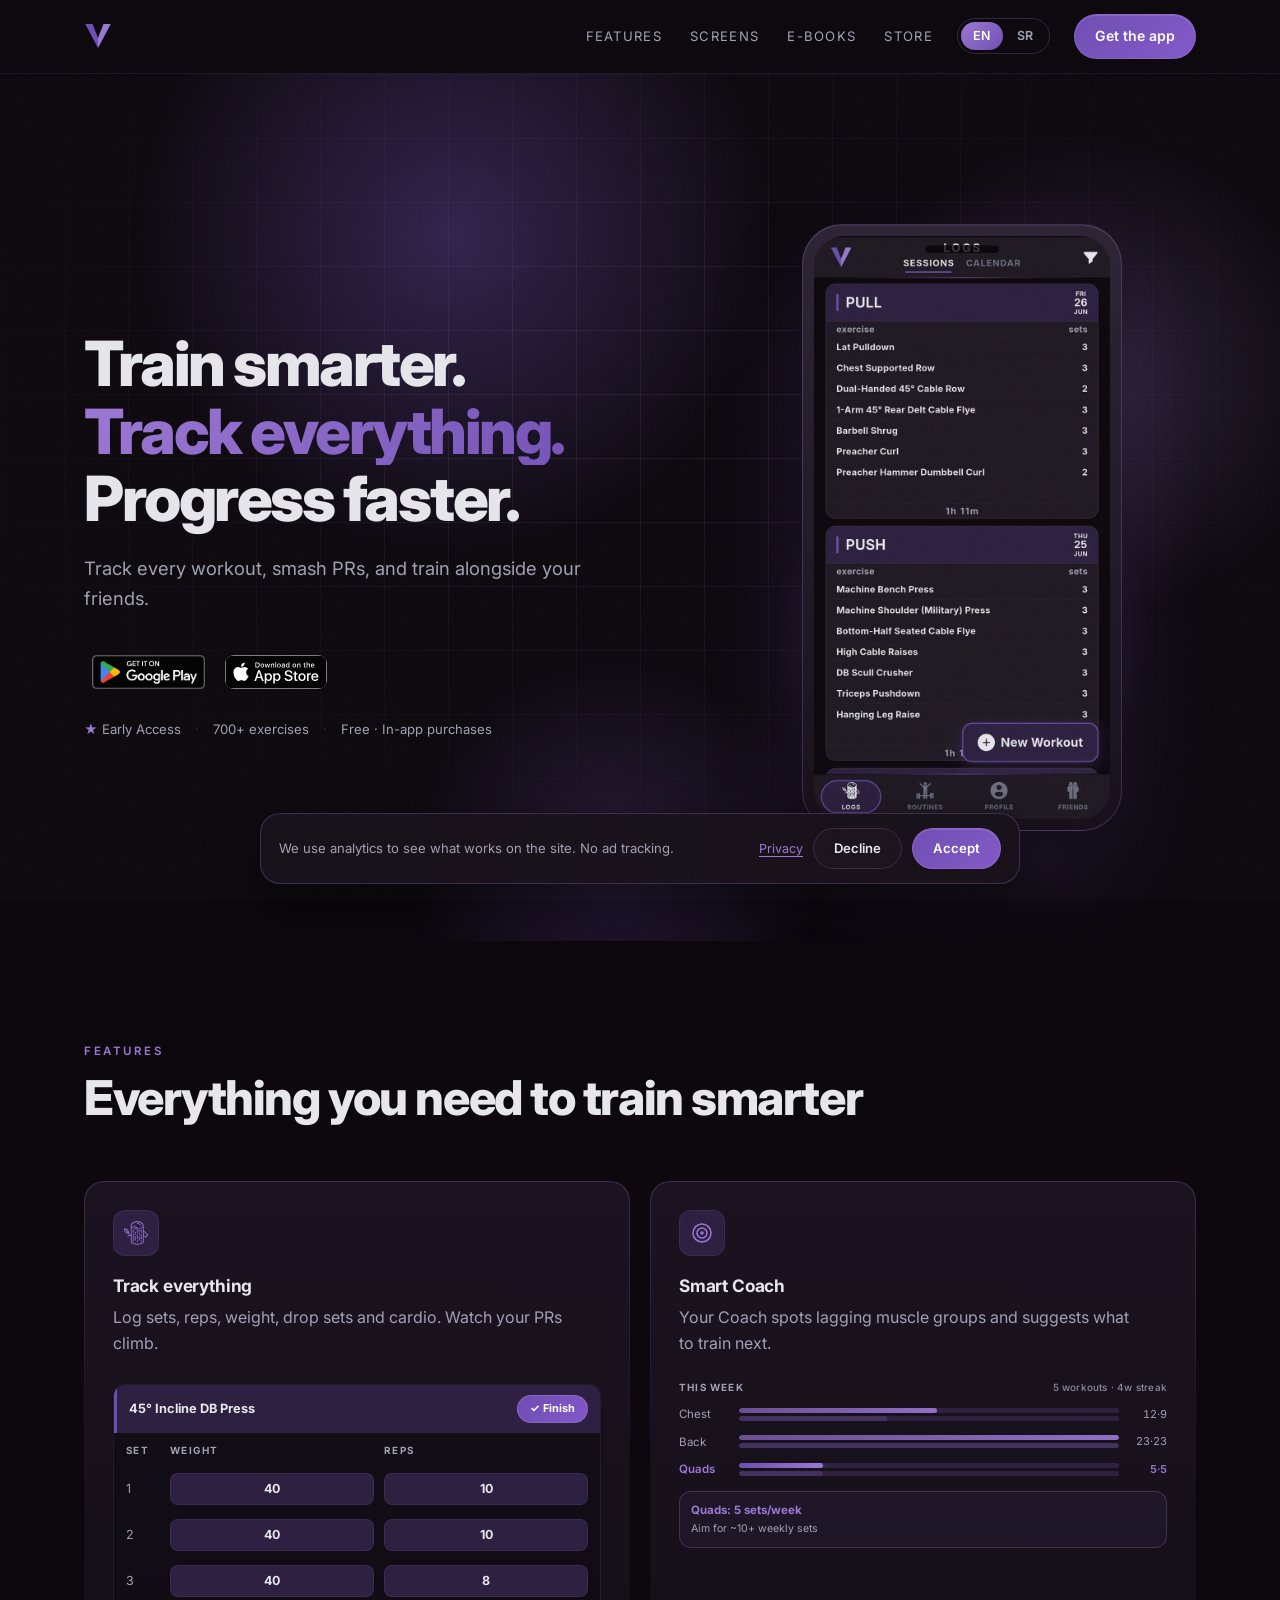
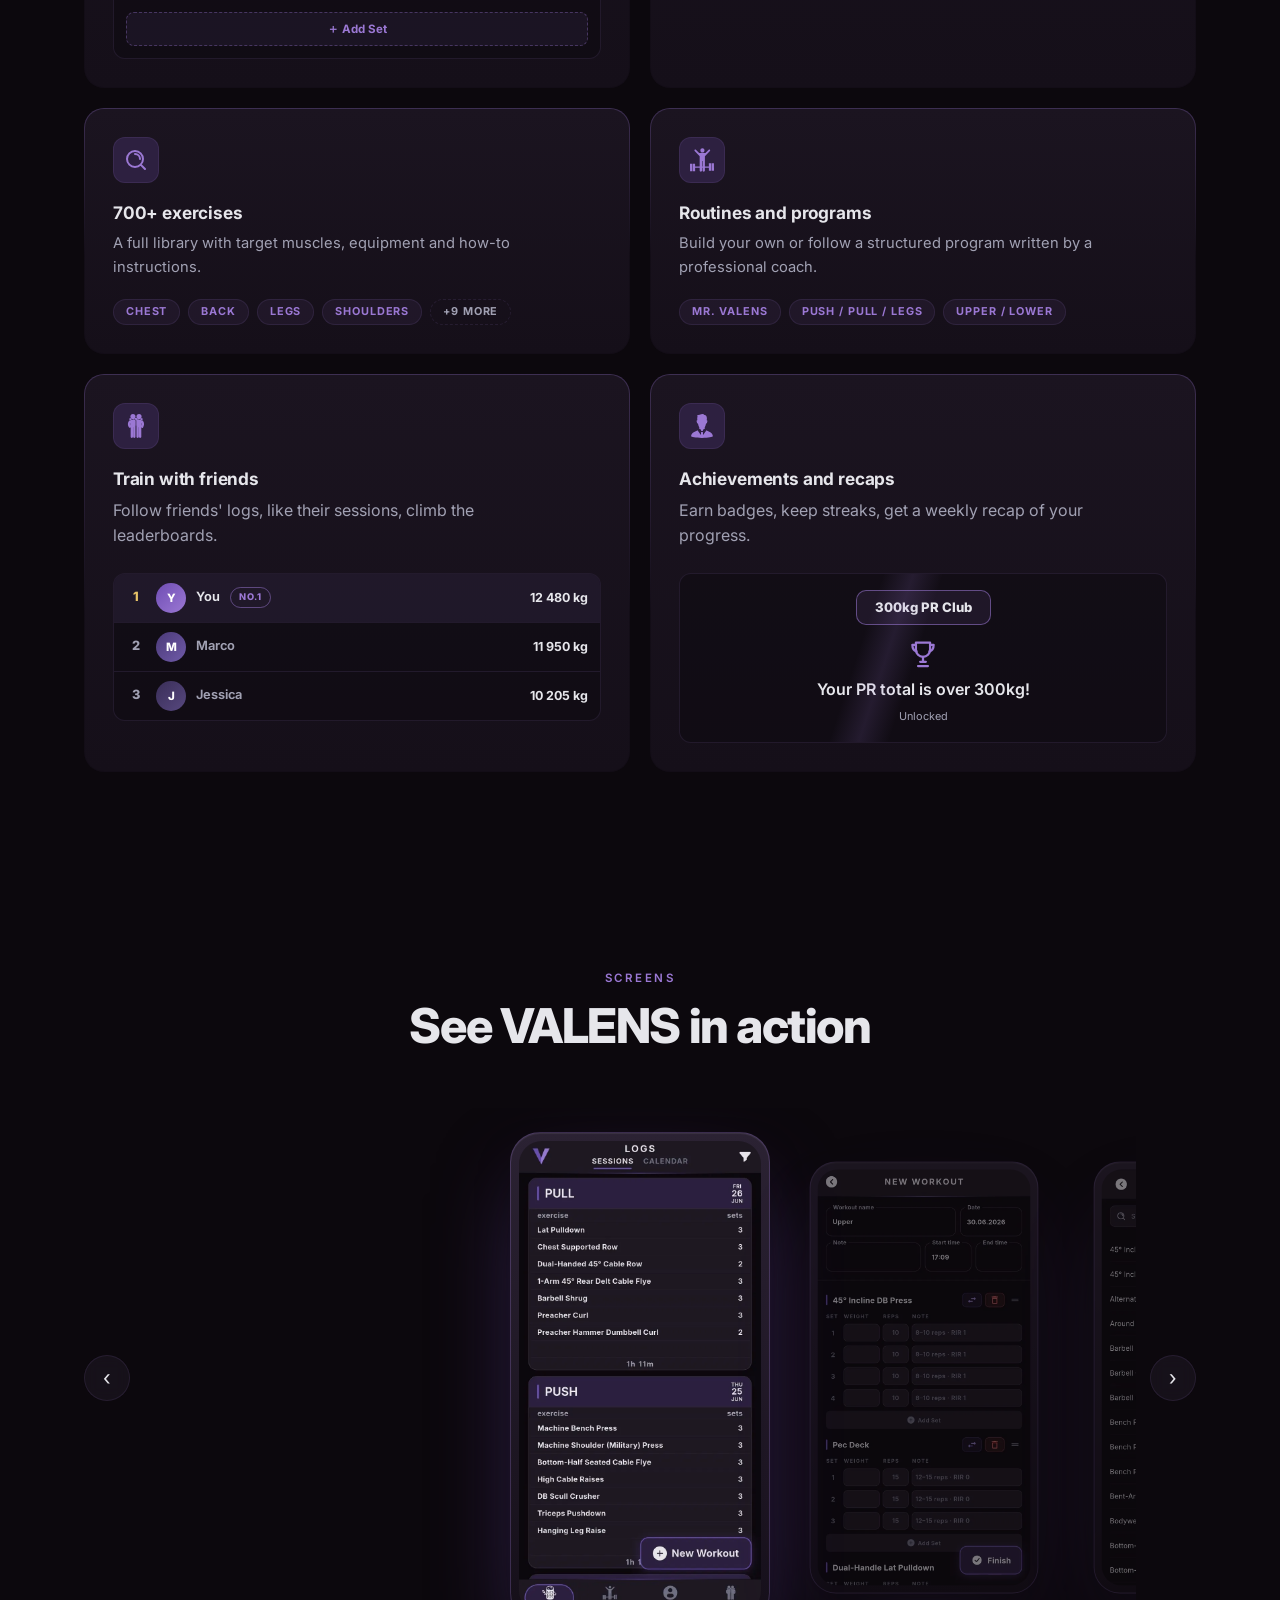
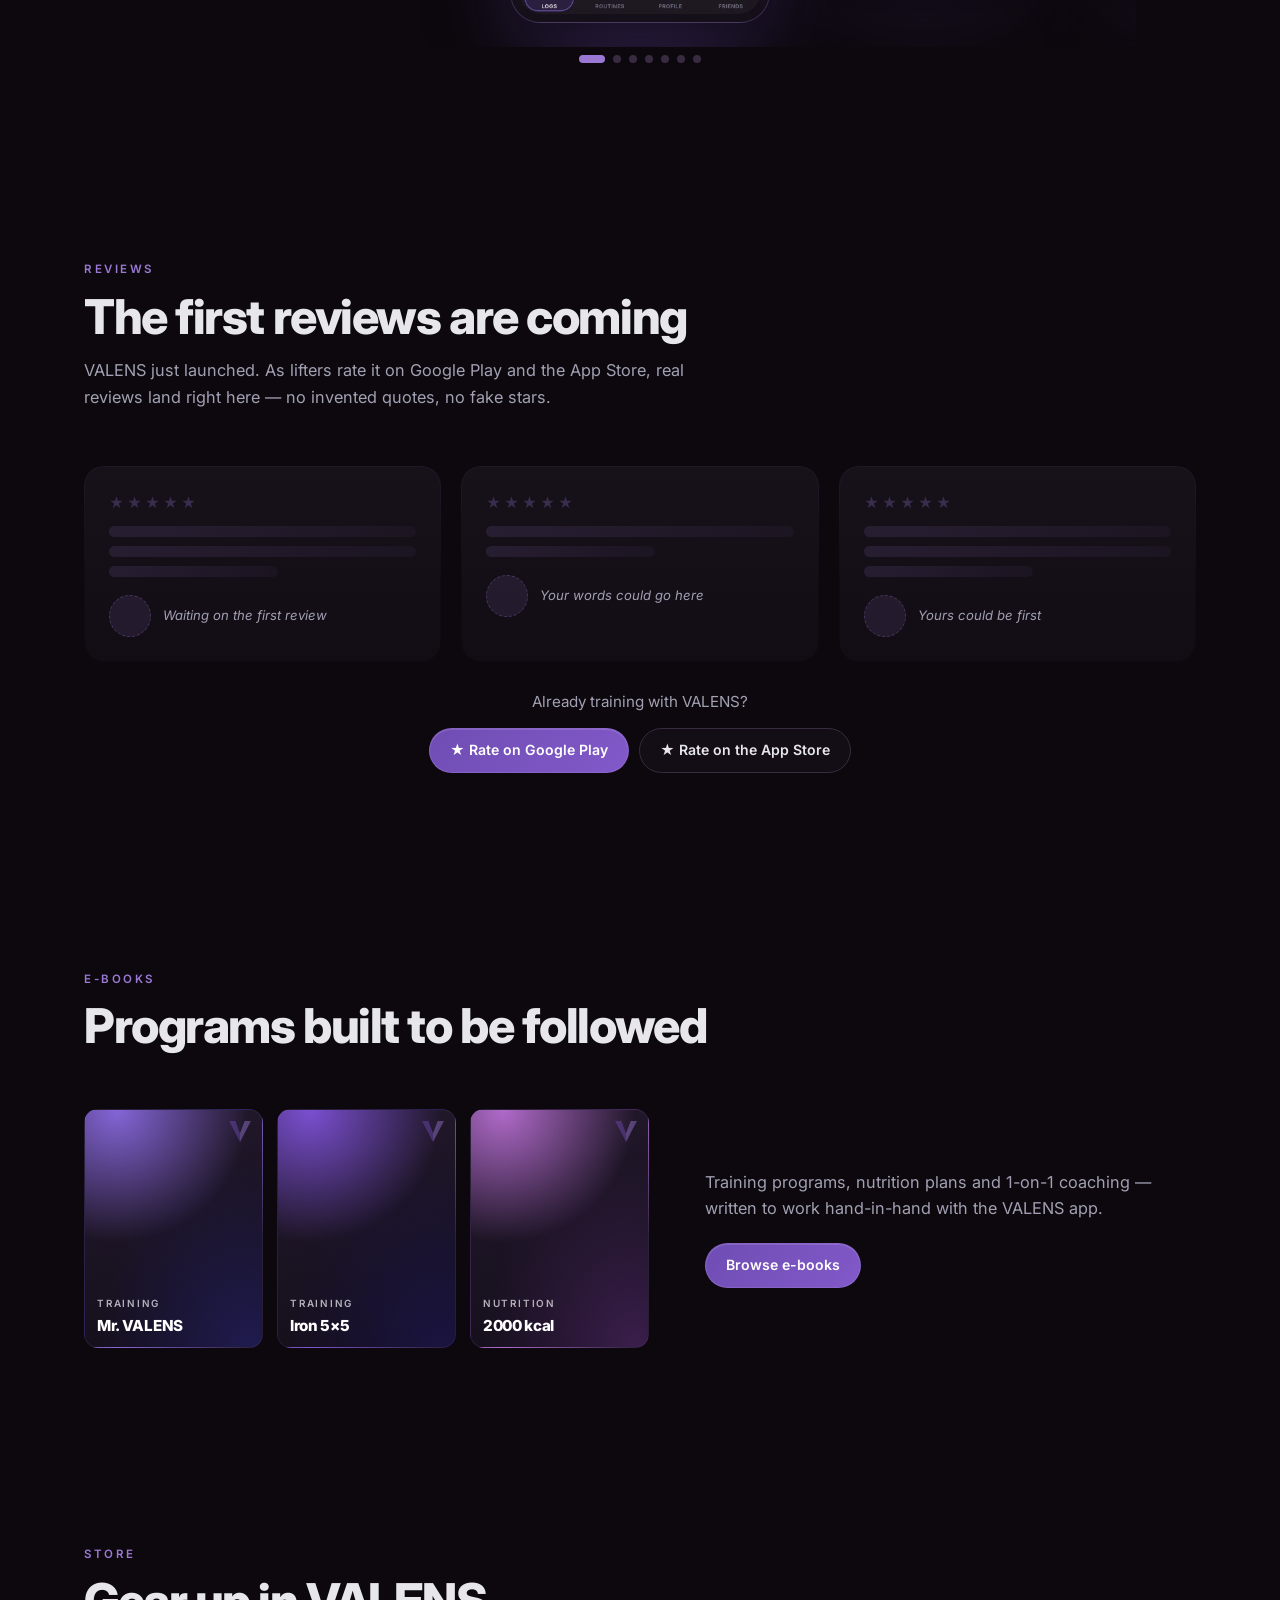
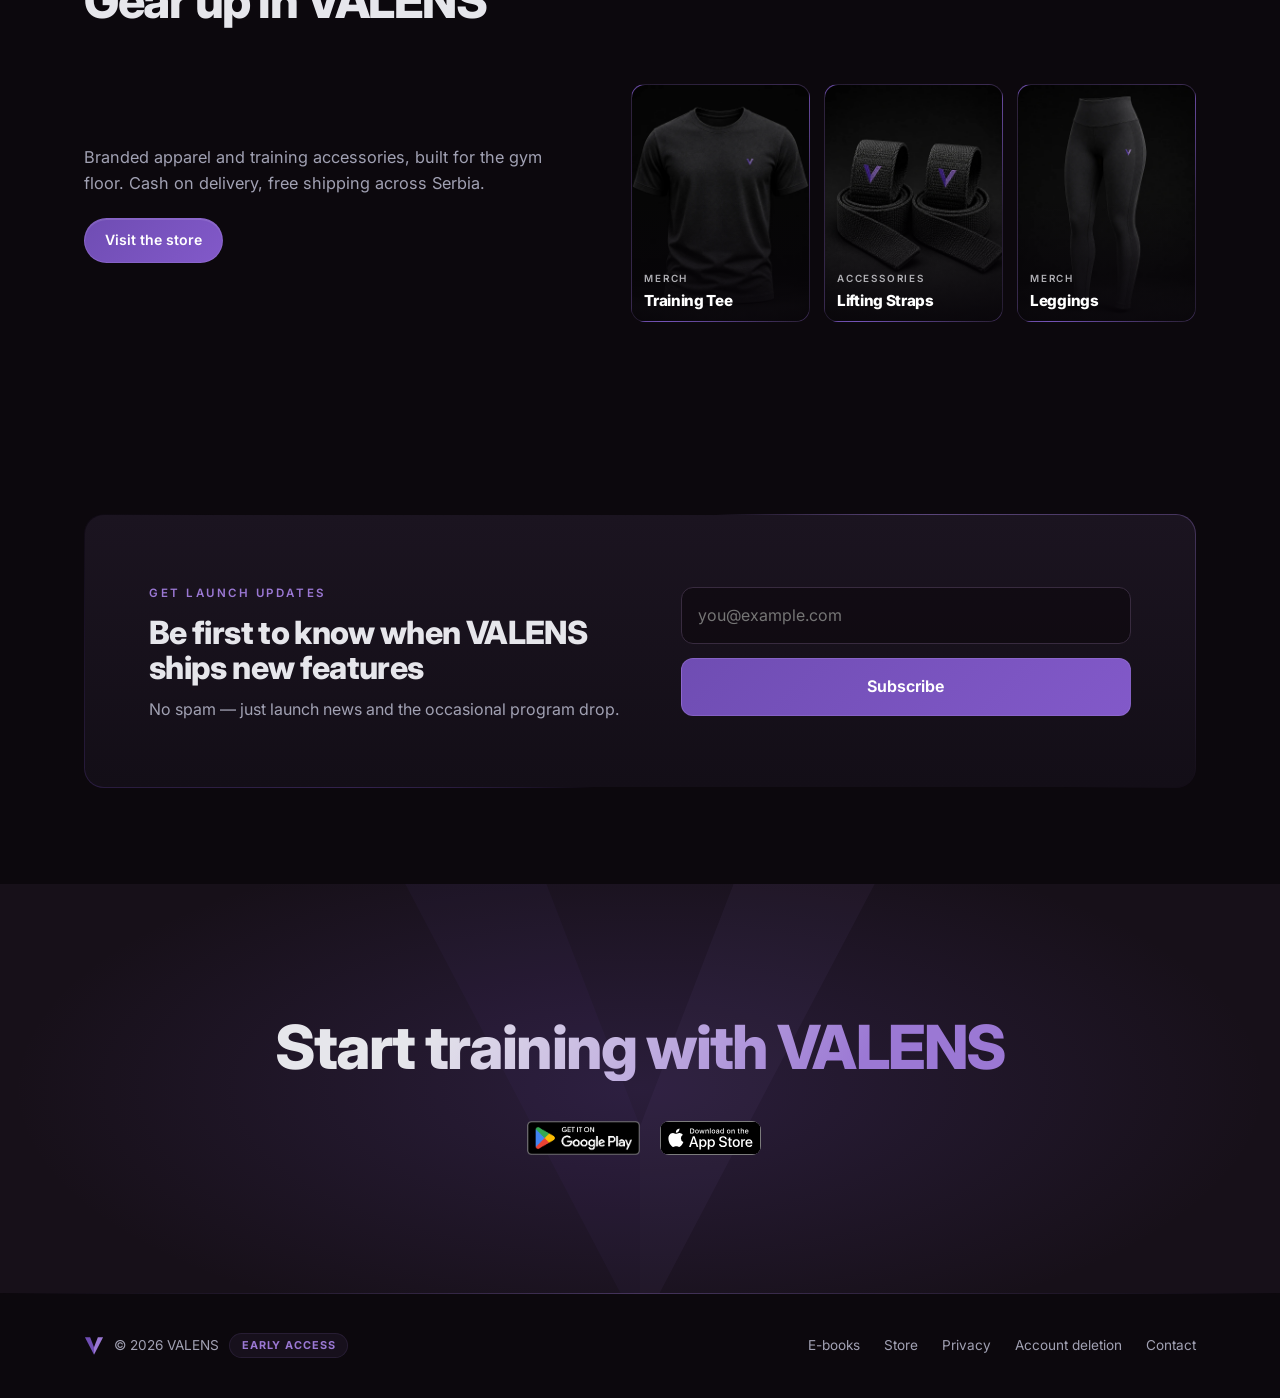
<file: index.html>
<!doctype html>
<html lang="en">
<head>
  <!-- Google tag (GA4) - property G-EP3WKL1GDF.
       consent.js loads first on purpose: it puts the Consent Mode v2 default
       (analytics denied) into the dataLayer before the tag can store anything,
       which is the only moment that default still counts. -->
  <script src="consent.js"></script>
  <script async src="https://www.googletagmanager.com/gtm.js?id=G-EP3WKL1GDF"></script>
  <script>gtag('js', new Date());</script>

  <meta charset="utf-8">
  <meta name="viewport" content="width=device-width, initial-scale=1">
  <title data-i18n="meta.title.home">VALENS — Workout tracker</title>
  <meta name="description" content="Track every workout, smash PRs, and train alongside your friends." data-i18n-attr="content:meta.desc.home">

  <link rel="icon" type="image/svg+xml" href="assets/valens.svg">

  <meta property="og:title" content="VALENS — Workout tracker">
  <meta property="og:description" content="Track every workout, smash PRs, and train alongside your friends.">
  <meta property="og:image" content="https://valens.rs/assets/og-image.jpg">
  <meta property="og:url" content="https://valens.rs/">
  <meta property="og:type" content="website">
  <meta name="twitter:card" content="summary_large_image">
  <meta name="twitter:title" content="VALENS — Workout tracker">
  <meta name="twitter:description" content="Track every workout, smash PRs, and train alongside your friends.">
  <meta name="twitter:image" content="https://valens.rs/assets/og-image.jpg">

  <link rel="stylesheet" href="styles.css">
</head>
<body>
  <a class="visually-hidden" href="#main" data-i18n="a11y.skip">Skip to content</a>

  <header class="nav" data-nav>
    <div class="container nav__inner">
      <a class="nav__brand" href="#top">
        <img src="assets/valens.svg" alt="VALENS" width="28" height="28">
      </a>
      <button class="nav__toggle" type="button" data-nav-toggle aria-expanded="false" aria-controls="nav-menu" aria-label="Menu" data-i18n-attr="aria-label:a11y.menu">
        <span></span><span></span><span></span>
      </button>
      <div class="nav__menu" id="nav-menu" data-nav-menu>
        <nav class="nav__links" aria-label="Primary" data-i18n-attr="aria-label:a11y.nav.primary">
          <a href="#features" data-i18n="nav.features">Features</a>
          <a href="#screens" data-i18n="nav.screens">Screens</a>
          <a href="ebooks.html" data-i18n="nav.ebooks">E-books</a>
          <a href="store.html" data-i18n="nav.store">Store</a>
        </nav>
        <div class="lang-switch" role="group" aria-label="Language" data-i18n-attr="aria-label:a11y.lang">
          <button type="button" data-lang-btn="en" class="is-active" aria-pressed="true">EN</button>
          <button type="button" data-lang-btn="sr" aria-pressed="false">SR</button>
        </div>
        <a class="nav__cta btn-pill" href="#get" data-i18n="nav.cta">Get the app</a>
      </div>
    </div>
  </header>

  <main id="main">
    <section class="hero" id="top">
      <div class="aurora" aria-hidden="true">
        <span class="aurora__blob aurora__blob--1"></span>
        <span class="aurora__blob aurora__blob--2"></span>
        <span class="aurora__blob aurora__blob--3"></span>
      </div>
      <div class="hero__gridlines" aria-hidden="true"></div>
      <div class="container hero__inner">
        <div class="hero__copy">
          <h1 class="hero__title">
            <span class="hero__line intro" style="--d:0.1s" data-i18n="hero.line1">Train smarter.</span>
            <span class="hero__line hero__line--grad intro" style="--d:0.2s" data-i18n="hero.line2">Track everything.</span>
            <span class="hero__line intro" style="--d:0.3s" data-i18n="hero.line3">Progress faster.</span>
          </h1>
          <p class="hero__subtitle intro" style="--d:0.42s" data-i18n="hero.subtitle">Track every workout, smash PRs, and train alongside your friends.</p>
          <div class="app-badges intro" style="--d:0.52s">
            <a href="https://play.google.com/store/apps/details?id=rs.valens.app">
              <img class="play-badge" src="assets/google-play-badge.png" alt="Get it on Google Play">
            </a>
            <a href="https://apps.apple.com/us/app/valens-workout-tracker/id6792130521">
              <img class="app-badge" src="assets/apple-app-store-badge.svg" alt="Download on the App Store">
            </a>
          </div>
          <p class="hero__trust intro" style="--d:0.62s">
            <span><span class="star" aria-hidden="true">★</span> Early Access</span>
            <span class="sep" aria-hidden="true">·</span>
            <span data-i18n="hero.trust.exercises">700+ exercises</span>
            <span class="sep" aria-hidden="true">·</span>
            <span data-i18n="hero.trust.meta">Free · In-app purchases</span>
          </p>
        </div>
        <div class="hero__art intro" style="--d:0.5s">
          <div class="float">
            <div class="phone" data-tilt>
              <div class="phone__notch"></div>
              <img src="assets/Screenshot_20260630_170857.webp"
                   alt="VALENS Logs screen showing PULL and PUSH workout sessions with exercises and set counts"
                   loading="eager" fetchpriority="high" width="298" height="587">
            </div>
          </div>
        </div>
      </div>
    </section>
    <section id="features">
      <div class="container">
        <div class="section-head" data-reveal>
          <p class="eyebrow" data-i18n="feat.eyebrow">Features</p>
          <h2 class="section-title" data-i18n="feat.title">Everything you need to train smarter</h2>
        </div>
        <div class="features__grid" data-reveal-stagger>
          <article class="feature-card feature-card--lg" data-reveal>
            <div class="feature-card__icon-wrap"><img class="feature-card__icon" src="assets/logs_icon.svg" alt="" width="24" height="24"></div>
            <h3 data-i18n="feat.track.title">Track everything</h3>
            <p data-i18n="feat.track.desc">Log sets, reps, weight, drop sets and cardio. Watch your PRs climb.</p>
            <div class="mini-log" aria-hidden="true">
              <div class="mini-log__head"><span>45° Incline DB Press</span><span class="mini-log__finish">✓ Finish</span></div>
              <div class="mini-log__cols"><span>Set</span><span>Weight</span><span>Reps</span></div>
              <div class="mini-log__row"><span>1</span><b>40</b><b>10</b></div>
              <div class="mini-log__row"><span>2</span><b>40</b><b>10</b></div>
              <div class="mini-log__row"><span>3</span><b>40</b><b>8</b></div>
              <div class="mini-log__add">＋ Add Set</div>
            </div>
          </article>
          <article class="feature-card feature-card--lg" data-reveal>
            <div class="feature-card__icon-wrap">
              <svg class="feature-card__icon" viewBox="0 0 24 24" width="24" height="24" fill="none" stroke="currentColor" stroke-width="1.5" aria-hidden="true">
                <circle cx="12" cy="12" r="9"/><circle cx="12" cy="12" r="5"/><circle cx="12" cy="12" r="1" fill="currentColor"/>
              </svg>
            </div>
            <h3 data-i18n="feat.coach.title">Smart Coach</h3>
            <p data-i18n="feat.coach.desc">Your Coach spots lagging muscle groups and suggests what to train next.</p>
            <div class="mini-coach" aria-hidden="true">
              <div class="mini-coach__head">
                <span>This week</span>
                <span class="mini-coach__streak">5 workouts · 4w streak</span>
              </div>
              <div class="mini-coach__row">
                <span class="mini-coach__name">Chest</span>
                <span class="mini-coach__bars">
                  <i class="mini-coach__now" style="--v:52%; --bar-d:0.10s"></i>
                  <i class="mini-coach__prev" style="--v:39%; --bar-d:0.16s"></i>
                </span>
                <span class="mini-coach__sets">12·9</span>
              </div>
              <div class="mini-coach__row">
                <span class="mini-coach__name">Back</span>
                <span class="mini-coach__bars">
                  <i class="mini-coach__now" style="--v:100%; --bar-d:0.24s"></i>
                  <i class="mini-coach__prev" style="--v:100%; --bar-d:0.30s"></i>
                </span>
                <span class="mini-coach__sets">23·23</span>
              </div>
              <div class="mini-coach__row mini-coach__row--low">
                <span class="mini-coach__name">Quads</span>
                <span class="mini-coach__bars">
                  <i class="mini-coach__now" style="--v:22%; --bar-d:0.38s"></i>
                  <i class="mini-coach__prev" style="--v:22%; --bar-d:0.44s"></i>
                </span>
                <span class="mini-coach__sets">5·5</span>
              </div>
              <div class="mini-coach__insight">
                <strong>Quads: 5 sets/week</strong>
                <span>Aim for ~10+ weekly sets</span>
              </div>
            </div>
          </article>
          <article class="feature-card feature-card--half" data-reveal>
            <div class="feature-card__icon-wrap"><img class="feature-card__icon" src="assets/search.svg" alt="" width="24" height="24"></div>
            <h3 data-i18n="feat.library.title">700+ exercises</h3>
            <p data-i18n="feat.library.desc">A full library with target muscles, equipment and how-to instructions.</p>
            <div class="mini-chips" aria-hidden="true">
              <span class="chip">Chest</span><span class="chip">Back</span><span class="chip">Legs</span><span class="chip">Shoulders</span><span class="chip chip--ghost">+9 more</span>
            </div>
          </article>
          <article class="feature-card feature-card--half" data-reveal>
            <div class="feature-card__icon-wrap"><img class="feature-card__icon" src="assets/routines_icon.svg" alt="" width="24" height="24"></div>
            <h3 data-i18n="feat.routines.title">Routines and programs</h3>
            <p data-i18n="feat.routines.desc">Build your own or follow a structured program written by a professional coach.</p>
            <div class="mini-chips" aria-hidden="true">
              <span class="chip">Mr. VALENS</span><span class="chip">Push / Pull / Legs</span><span class="chip">Upper / Lower</span>
            </div>
          </article>
          <article class="feature-card feature-card--lg" data-reveal>
            <div class="feature-card__icon-wrap"><img class="feature-card__icon" src="assets/friends_icon.svg" alt="" width="24" height="24"></div>
            <h3 data-i18n="feat.friends.title">Train with friends</h3>
            <p data-i18n="feat.friends.desc">Follow friends' logs, like their sessions, climb the leaderboards.</p>
            <div class="mini-board" aria-hidden="true">
              <div class="mini-board__row mini-board__row--top">
                <span class="mini-board__rank">1</span><span class="mini-board__ava">Y</span>
                <span class="mini-board__name">You</span><span class="mini-board__chip">NO.1</span><b>12 480 kg</b>
              </div>
              <div class="mini-board__row">
                <span class="mini-board__rank">2</span><span class="mini-board__ava mini-board__ava--b">M</span>
                <span class="mini-board__name">Marco</span><b>11 950 kg</b>
              </div>
              <div class="mini-board__row">
                <span class="mini-board__rank">3</span><span class="mini-board__ava mini-board__ava--c">J</span>
                <span class="mini-board__name">Jessica</span><b>10 205 kg</b>
              </div>
            </div>
          </article>
          <article class="feature-card feature-card--lg" data-reveal>
            <div class="feature-card__icon-wrap"><img class="feature-card__icon" src="assets/badge.svg" alt="" width="24" height="24"></div>
            <h3 data-i18n="feat.achievements.title">Achievements and recaps</h3>
            <p data-i18n="feat.achievements.desc">Earn badges, keep streaks, get a weekly recap of your progress.</p>
            <div class="mini-badge" aria-hidden="true">
              <div class="mini-badge__title">300kg PR Club</div>
              <svg class="mini-badge__icon" viewBox="0 0 24 24" width="34" height="34" fill="none" stroke="currentColor" stroke-width="1.6" stroke-linecap="round" stroke-linejoin="round">
                <path d="M7 4h10v5a5 5 0 0 1-10 0V4Z"/><path d="M7 5.5H4.5a0 0 0 0 0 0 0c0 2.6 1.1 4.2 2.9 4.7M17 5.5h2.5c0 2.6-1.1 4.2-2.9 4.7"/>
                <path d="M12 14v3M8.5 20.5h7M10 17.5h4"/>
              </svg>
              <p class="mini-badge__text">Your PR total is over 300kg!</p>
              <span class="mini-badge__tag">Unlocked</span>
            </div>
          </article>
        </div>
      </div>
    </section>
    <section id="screens">
      <div class="container">
        <div class="section-head" data-reveal>
          <p class="eyebrow" data-i18n="showcase.eyebrow">Screens</p>
          <h2 class="section-title" data-i18n="showcase.title">See VALENS in action</h2>
        </div>
        <div class="showcase" data-reveal>
          <button class="showcase__btn showcase__btn--prev" type="button" data-showcase-prev aria-label="Previous screenshot">‹</button>
          <div class="showcase__viewport">
            <div class="showcase__track" data-showcase-track>
              <div class="showcase__slide"><div class="phone phone--sm"><img loading="lazy" src="assets/Screenshot_20260630_170857.webp" alt="VALENS Logs screen showing PULL and PUSH workout sessions with exercises and set counts"></div></div>
              <div class="showcase__slide"><div class="phone phone--sm"><img loading="lazy" src="assets/Screenshot_20260630_170914.webp" alt="New Workout screen logging sets, reps and weight for an incline dumbbell press"></div></div>
              <div class="showcase__slide"><div class="phone phone--sm"><img loading="lazy" src="assets/Screenshot_20260630_171023.webp" alt="Chest exercise library list with search"></div></div>
              <div class="showcase__slide"><div class="phone phone--sm"><img loading="lazy" src="assets/Screenshot_20260630_171018.webp" alt="Exercise detail screen for Barbell Incline Bench Press showing target muscles"></div></div>
              <div class="showcase__slide"><div class="phone phone--sm"><img loading="lazy" src="assets/Screenshot_20260630_182238.webp" alt="Routines Discover screen featuring the Mr. VALENS premium program"></div></div>
              <div class="showcase__slide"><div class="phone phone--sm"><img loading="lazy" src="assets/Screenshot_20260630_170929.webp" alt="Profile screen with weekly streak, muscle map, PRs and achievements"></div></div>
              <div class="showcase__slide"><div class="phone phone--sm"><img loading="lazy" src="assets/app_screenshot.webp" alt="Global leaderboard ranking lifters by total weight lifted"></div></div>
            </div>
          </div>
          <button class="showcase__btn showcase__btn--next" type="button" data-showcase-next aria-label="Next screenshot">›</button>
        </div>
        <div class="showcase__dots" data-showcase-dots></div>
      </div>
    </section>
    <section id="reviews">
      <div class="container">
        <div class="section-head" data-reveal>
          <p class="eyebrow" data-i18n="reviews.eyebrow">Reviews</p>
          <h2 class="section-title" data-i18n="reviews.title">The first reviews are coming</h2>
          <p class="section-sub" data-i18n="reviews.sub">VALENS just launched. As lifters rate it on Google Play and the App Store, real reviews land right here — no invented quotes, no fake stars.</p>
        </div>
        <div class="reviews__grid" data-reveal-stagger>
          <article class="review review--ghost" data-reveal aria-hidden="true">
            <div class="review__stars review__stars--empty">★★★★★</div>
            <p class="review__quote"><span class="review__line"></span><span class="review__line"></span><span class="review__line review__line--short"></span></p>
            <div class="review__who"><span class="review__avatar review__avatar--empty"></span><span class="review__pending" data-i18n="reviews.pending.1">Waiting on the first review</span></div>
          </article>
          <article class="review review--ghost" data-reveal aria-hidden="true">
            <div class="review__stars review__stars--empty">★★★★★</div>
            <p class="review__quote"><span class="review__line"></span><span class="review__line review__line--short"></span></p>
            <div class="review__who"><span class="review__avatar review__avatar--empty"></span><span class="review__pending" data-i18n="reviews.pending.2">Your words could go here</span></div>
          </article>
          <article class="review review--ghost" data-reveal aria-hidden="true">
            <div class="review__stars review__stars--empty">★★★★★</div>
            <p class="review__quote"><span class="review__line"></span><span class="review__line"></span><span class="review__line review__line--short"></span></p>
            <div class="review__who"><span class="review__avatar review__avatar--empty"></span><span class="review__pending" data-i18n="reviews.pending.3">Yours could be first</span></div>
          </article>
        </div>
        <div class="reviews__cta" data-reveal>
          <p class="reviews__cta-text" data-i18n="reviews.cta.text">Already training with VALENS?</p>
          <div class="reviews__cta-actions">
            <a class="btn-pill" href="https://play.google.com/store/apps/details?id=rs.valens.app" target="_blank" rel="noopener" data-i18n="reviews.cta.play">★ Rate on Google Play</a>
            <a class="btn-ghost" href="https://apps.apple.com/us/app/valens-workout-tracker/id6792130521" target="_blank" rel="noopener" data-i18n="reviews.cta.appstore">★ Rate on the App Store</a>
          </div>
        </div>
      </div>
    </section>
    <section id="ebooks-teaser">
      <div class="container">
        <div class="section-head" data-reveal>
          <p class="eyebrow" data-i18n="teaser.ebooks.eyebrow">E-books</p>
          <h2 class="section-title" data-i18n="teaser.ebooks.title">Programs built to be followed</h2>
        </div>
        <div class="teaser" data-reveal>
          <div class="teaser__tiles" aria-hidden="true">
            <span class="book__cover" style="--a1:#8465D6; --a2:#1F1B4E"><img class="book__mark" src="assets/valens.svg" alt=""><span class="book__cover-cat" data-i18n="cat.training">Training</span><span class="book__cover-title">Mr. VALENS</span></span>
            <span class="book__cover" style="--a1:#7A4FD0; --a2:#1A1440"><img class="book__mark" src="assets/valens.svg" alt=""><span class="book__cover-cat" data-i18n="cat.training">Training</span><span class="book__cover-title">Iron 5×5</span></span>
            <span class="book__cover" style="--a1:#B06AC9; --a2:#3A1E4B"><img class="book__mark" src="assets/valens.svg" alt=""><span class="book__cover-cat" data-i18n="cat.nutrition">Nutrition</span><span class="book__cover-title">2000 kcal</span></span>
          </div>
          <div class="teaser__cta">
            <p class="teaser__text" data-i18n="teaser.ebooks.text">Training programs, nutrition plans and 1-on-1 coaching — written to work hand-in-hand with the VALENS app.</p>
            <a class="btn-pill" href="ebooks.html" data-i18n="teaser.ebooks.cta">Browse e-books</a>
          </div>
        </div>
      </div>
    </section>
    <section id="store-teaser">
      <div class="container">
        <div class="section-head" data-reveal>
          <p class="eyebrow" data-i18n="teaser.store.eyebrow">Store</p>
          <h2 class="section-title" data-i18n="teaser.store.title">Gear up in VALENS</h2>
        </div>
        <div class="teaser teaser--reverse" data-reveal>
          <div class="teaser__tiles" aria-hidden="true">
            <span class="book__cover book__cover--photo"><img class="book__cover-img" src="assets/merch/tee.webp" alt="" loading="lazy" width="400" height="533"><span class="book__cover-cat" data-i18n="cat.merch">Merch</span><span class="book__cover-title">Training Tee</span></span>
            <span class="book__cover book__cover--photo"><img class="book__cover-img" src="assets/merch/straps.webp" alt="" loading="lazy" width="400" height="533"><span class="book__cover-cat" data-i18n="cat.accessories">Accessories</span><span class="book__cover-title">Lifting Straps</span></span>
            <span class="book__cover book__cover--photo"><img class="book__cover-img" src="assets/merch/leggings.webp" alt="" loading="lazy" width="400" height="533"><span class="book__cover-cat" data-i18n="cat.merch">Merch</span><span class="book__cover-title">Leggings</span></span>
          </div>
          <div class="teaser__cta">
            <p class="teaser__text" data-i18n="teaser.store.text">Branded apparel and training accessories, built for the gym floor. Cash on delivery, free shipping across Serbia.</p>
            <a class="btn-pill" href="store.html" data-i18n="teaser.store.cta">Visit the store</a>
          </div>
        </div>
      </div>
    </section>
    <section id="capture">
      <div class="container">
        <div class="capture" data-reveal>
          <div class="capture__inner">
            <div>
              <p class="eyebrow" data-i18n="capture.eyebrow">Get launch updates</p>
              <h2 data-i18n="capture.title">Be first to know when VALENS ships new features</h2>
              <p class="capture__sub" data-i18n="capture.sub">No spam — just launch news and the occasional program drop.</p>
            </div>
            <form class="capture__form" data-capture-form novalidate>
              <label class="visually-hidden" for="capture-email" data-i18n="capture.label">Email address</label>
              <input id="capture-email" type="email" name="email" placeholder="you@example.com" required data-capture-email data-i18n-attr="placeholder:capture.placeholder">
              <div class="visually-hidden" aria-hidden="true">
                <label for="capture-website">Website</label>
                <input id="capture-website" type="text" name="website" tabindex="-1" autocomplete="off" data-capture-honeypot>
              </div>
              <button type="submit" data-capture-submit data-i18n="capture.btn">Subscribe</button>
              <noscript><p class="capture__status">Enable JavaScript to subscribe, or email us at valens.gym.app@gmail.com.</p></noscript>
              <p class="capture__status" data-capture-status role="status" aria-live="polite"></p>
            </form>
          </div>
        </div>
      </div>
    </section>
    <section class="cta-band" id="get">
      <img class="cta-band__mark" src="assets/valens.svg" alt="" aria-hidden="true">
      <div class="container cta-band__inner" data-reveal>
        <h2 class="grad-text" data-i18n="cta.title">Start training with VALENS</h2>
        <div class="app-badges">
          <a href="https://play.google.com/store/apps/details?id=rs.valens.app">
            <img class="play-badge" src="assets/google-play-badge.png" alt="Get it on Google Play">
          </a>
          <a href="https://apps.apple.com/us/app/valens-workout-tracker/id6792130521">
            <img class="app-badge" src="assets/apple-app-store-badge.svg" alt="Download on the App Store">
          </a>
        </div>
      </div>
    </section>
  </main>

  <footer class="footer">
    <div class="container footer__inner">
      <div class="footer__brand">
        <img src="assets/valens.svg" alt="" width="20" height="20">
        <span>© 2026 VALENS</span>
        <span class="chip">Early Access</span>
      </div>
      <ul class="footer__links">
        <li><a href="ebooks.html" data-i18n="nav.ebooks">E-books</a></li>
        <li><a href="store.html" data-i18n="nav.store">Store</a></li>
        <li><a href="https://tomicadev.github.io/valens-legal/privacy-policy.html" data-i18n="footer.privacy">Privacy</a></li>
        <li><a href="https://tomicadev.github.io/valens-legal/account-deletion.html" data-i18n="footer.deletion">Account deletion</a></li>
        <li><a href="mailto:valens.gym.app@gmail.com" data-i18n="footer.contact">Contact</a></li>
      </ul>
    </div>
  </footer>

  <script src="config.js"></script>
  <script src="i18n.js"></script>
  <script src="main.js"></script>
</body>
</html>
</file>
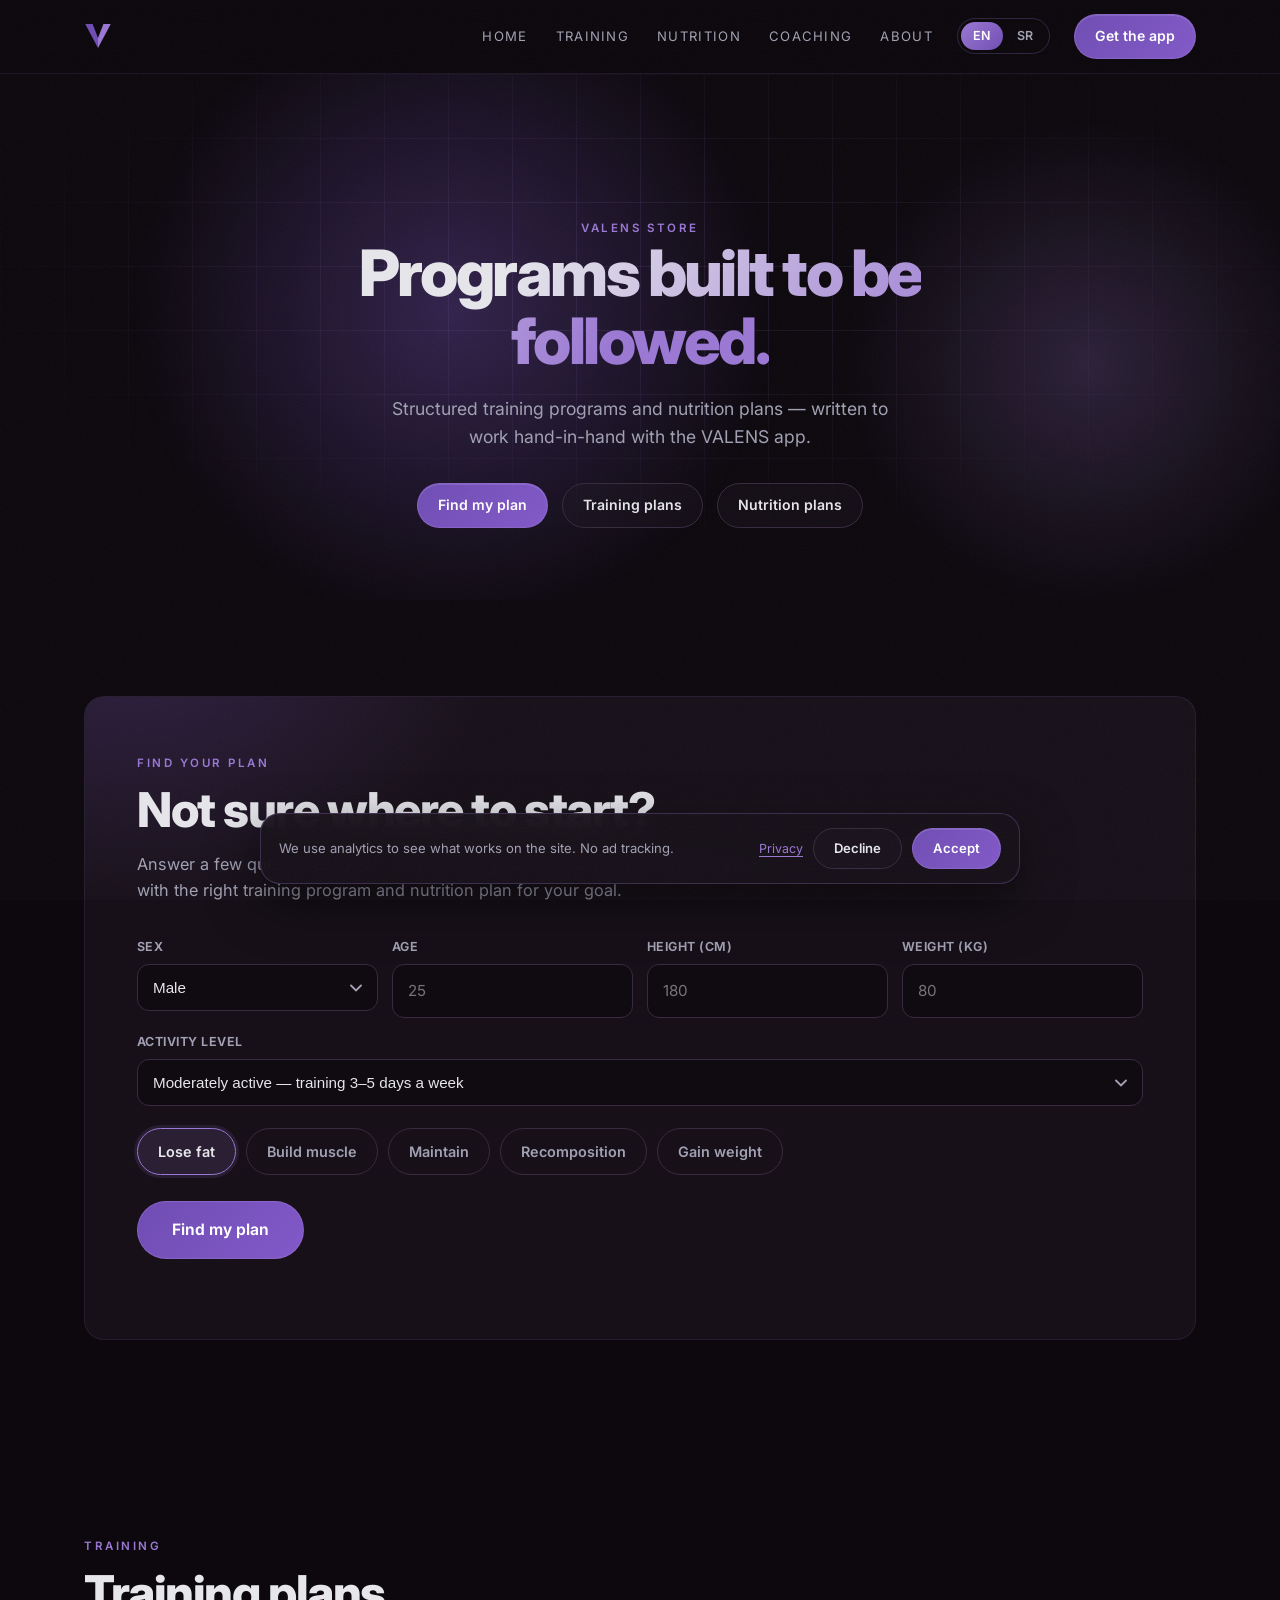
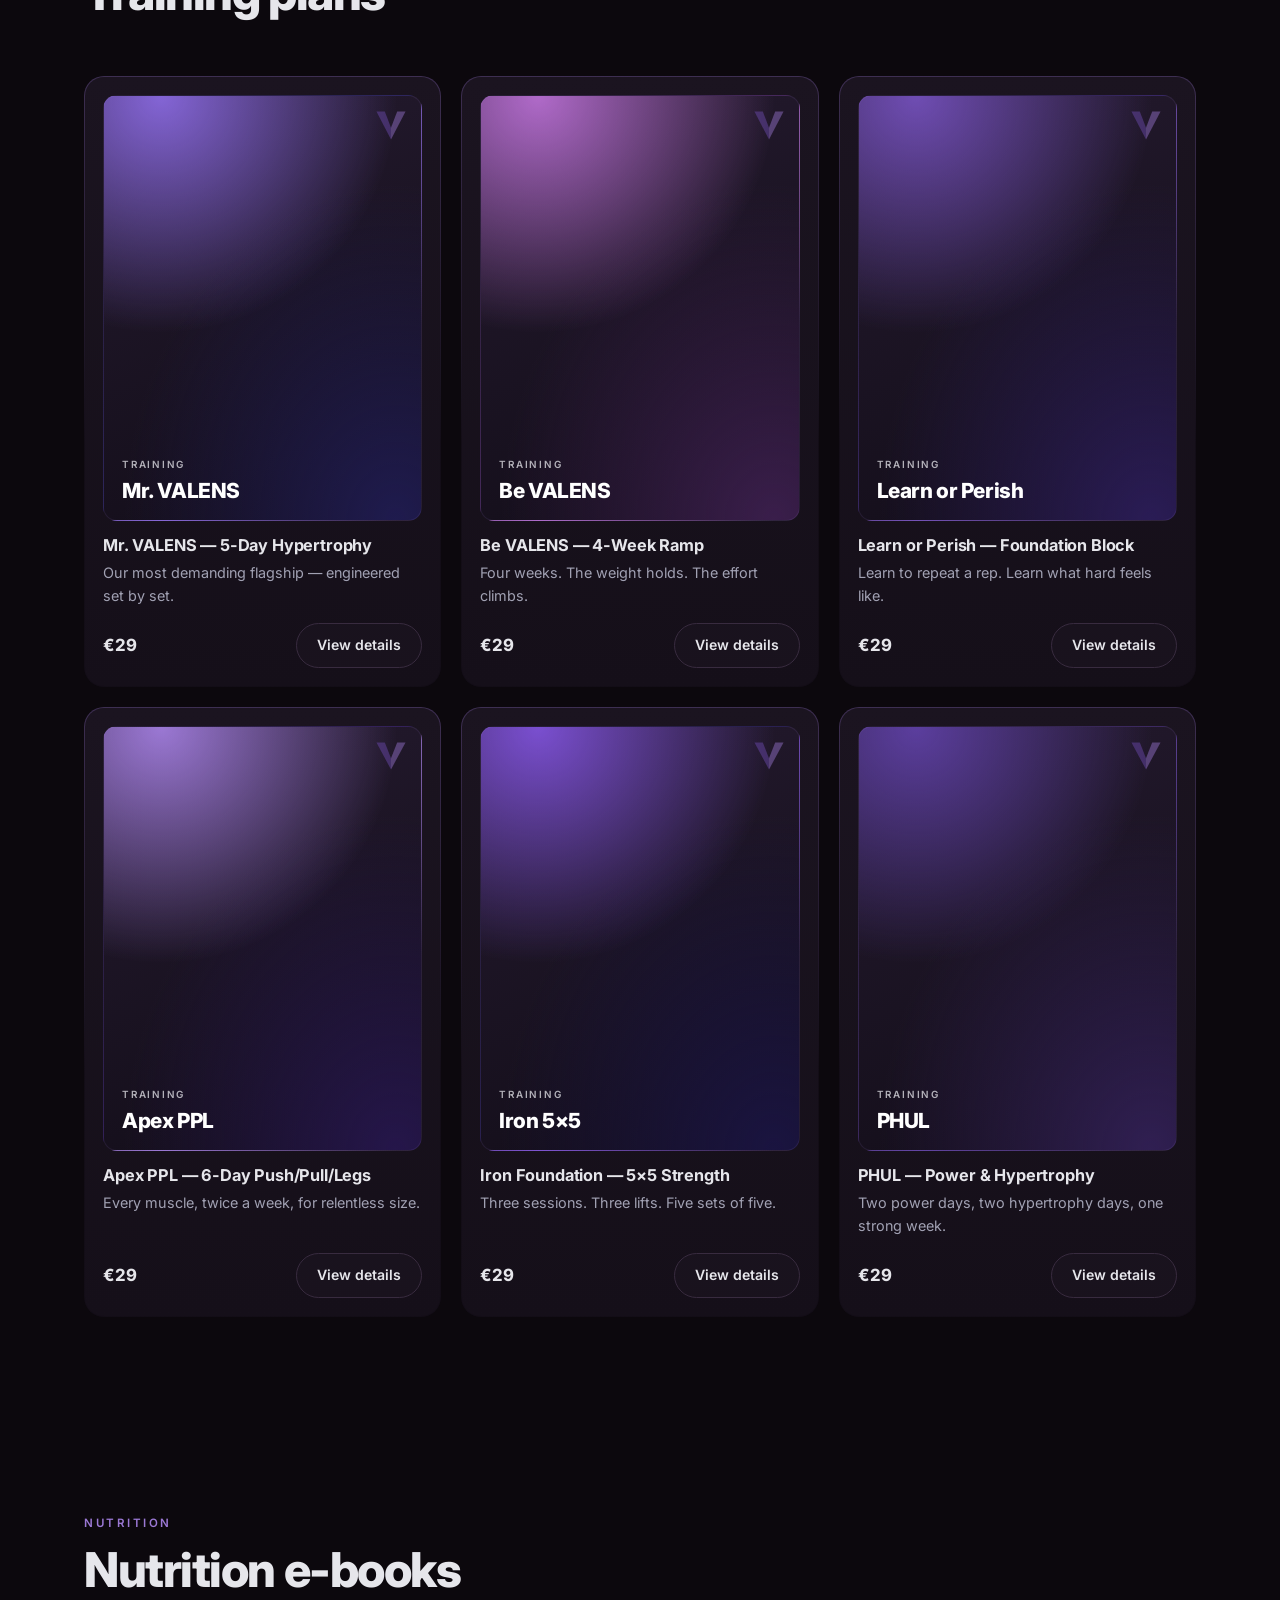
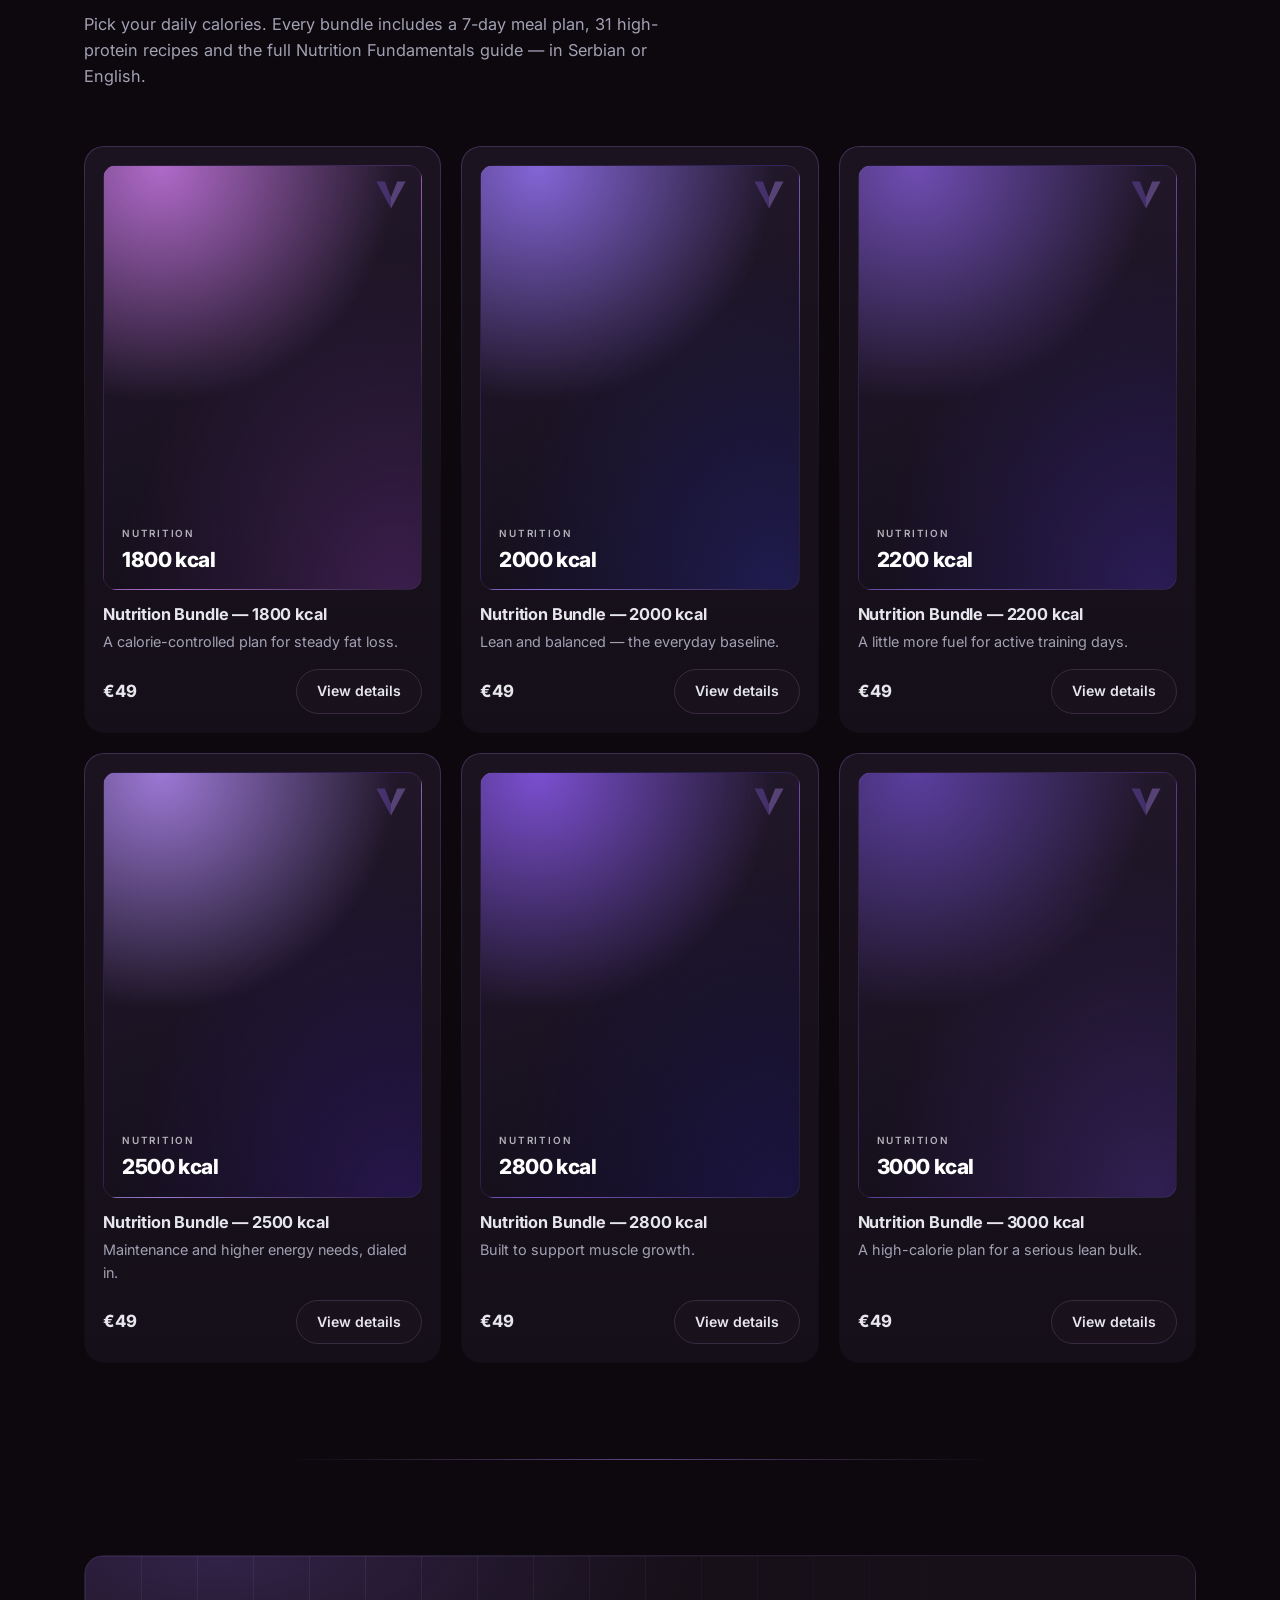
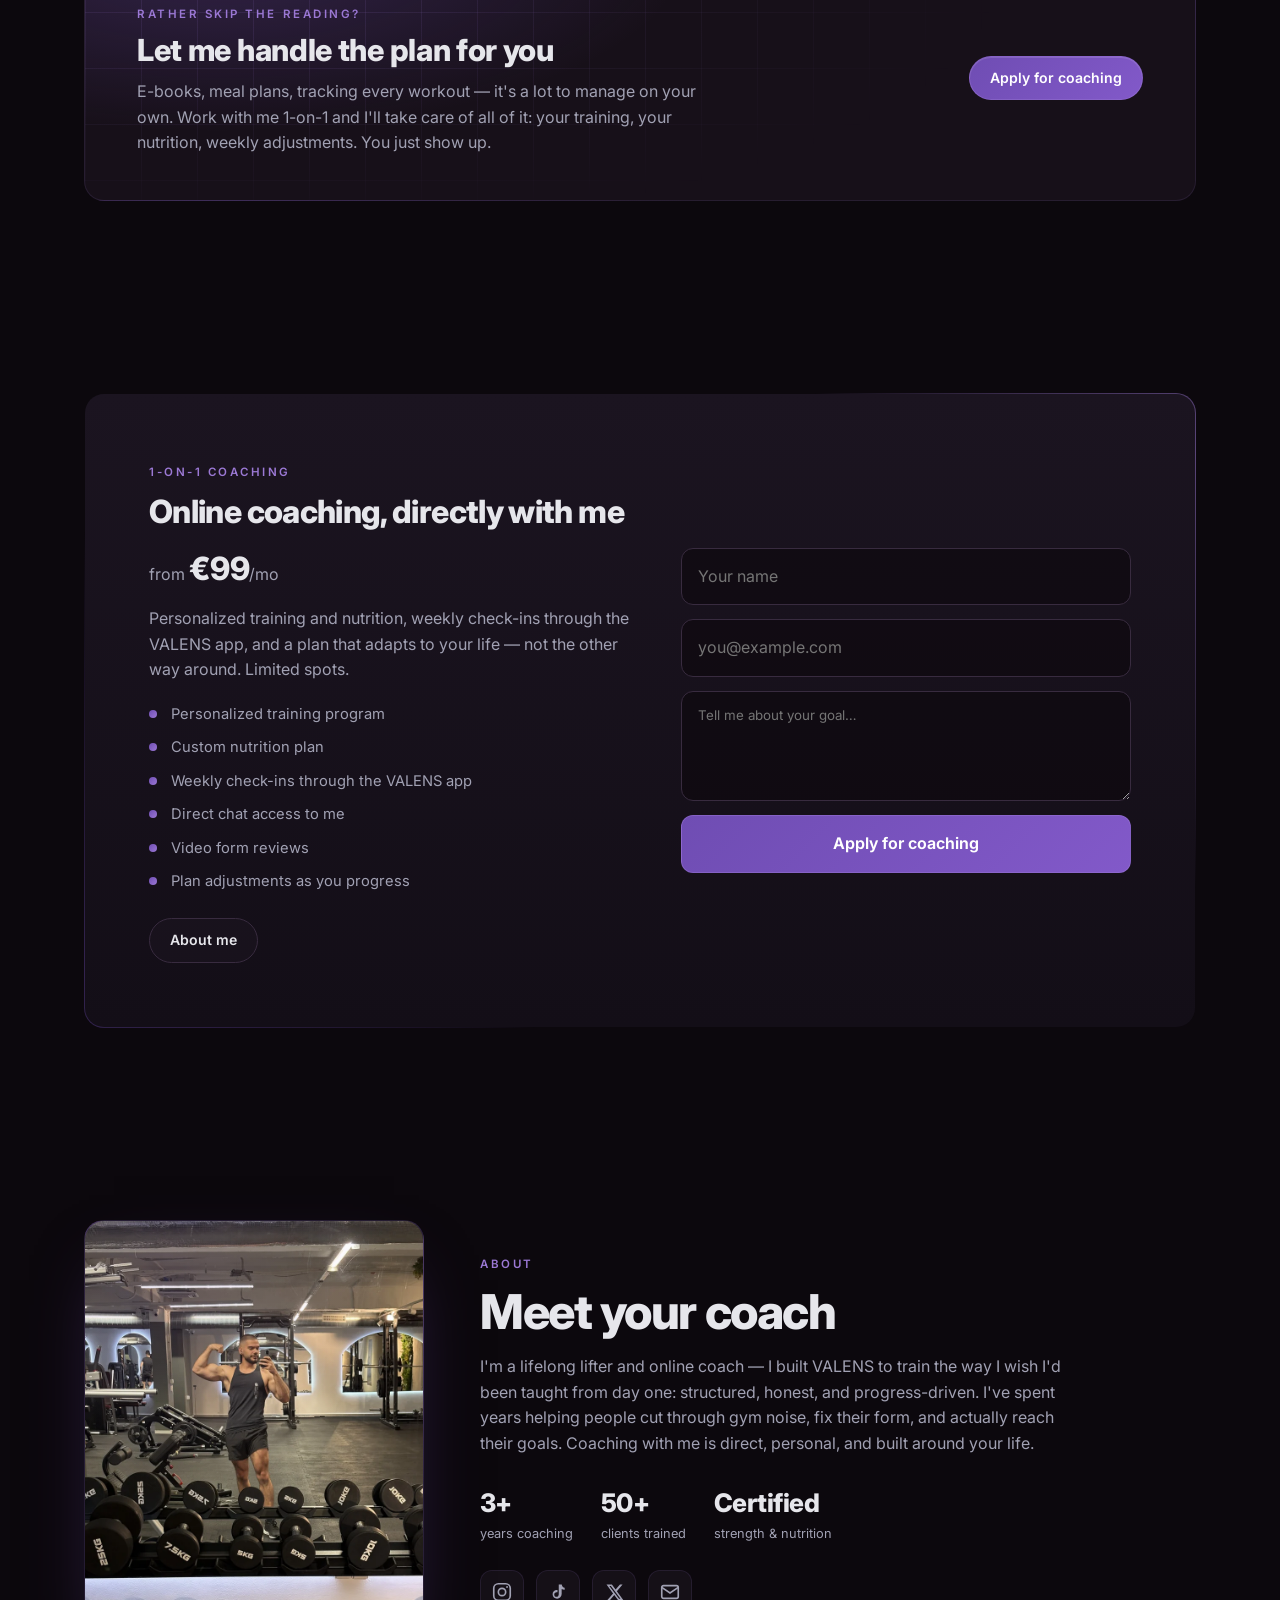
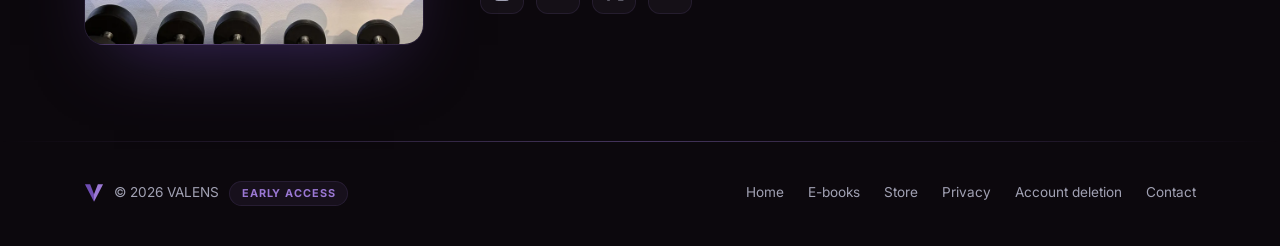
<file: ebooks.html>
<!doctype html>
<html lang="en">
<head>
  <!-- Google tag (GA4) - property G-EP3WKL1GDF.
       consent.js loads first on purpose: it puts the Consent Mode v2 default
       (analytics denied) into the dataLayer before the tag can store anything,
       which is the only moment that default still counts. -->
  <script src="consent.js"></script>
  <script async src="https://www.googletagmanager.com/gtm.js?id=G-EP3WKL1GDF"></script>
  <script>gtag('js', new Date());</script>

  <meta charset="utf-8">
  <meta name="viewport" content="width=device-width, initial-scale=1">
  <title data-i18n="meta.title.ebooks">VALENS E-books — Training &amp; Nutrition Plans</title>
  <meta name="description" content="Training programs and nutrition plans built to be followed — plus 1-on-1 online coaching with the creator of VALENS." data-i18n-attr="content:meta.desc.ebooks">

  <link rel="icon" type="image/svg+xml" href="assets/valens.svg">
  <link rel="canonical" href="https://valens.rs/ebooks.html">

  <meta property="og:title" content="VALENS E-books — Training &amp; Nutrition Plans">
  <meta property="og:description" content="Training programs and nutrition plans built to be followed — plus 1-on-1 online coaching.">
  <meta property="og:image" content="https://valens.rs/assets/og-image.jpg">
  <meta property="og:url" content="https://valens.rs/ebooks.html">
  <meta property="og:type" content="website">
  <meta name="twitter:card" content="summary_large_image">
  <meta name="twitter:title" content="VALENS E-books — Training &amp; Nutrition Plans">
  <meta name="twitter:description" content="Training programs and nutrition plans built to be followed — plus 1-on-1 online coaching.">
  <meta name="twitter:image" content="https://valens.rs/assets/og-image.jpg">

  <link rel="stylesheet" href="styles.css">
</head>
<body>
  <a class="visually-hidden" href="#main" data-i18n="a11y.skip">Skip to content</a>

  <header class="nav" data-nav>
    <div class="container nav__inner">
      <a class="nav__brand" href="index.html">
        <img src="assets/valens.svg" alt="VALENS" width="28" height="28">
      </a>
      <button class="nav__toggle" type="button" data-nav-toggle aria-expanded="false" aria-controls="nav-menu" aria-label="Menu" data-i18n-attr="aria-label:a11y.menu">
        <span></span><span></span><span></span>
      </button>
      <div class="nav__menu" id="nav-menu" data-nav-menu>
        <nav class="nav__links" aria-label="Primary" data-i18n-attr="aria-label:a11y.nav.primary">
          <a href="index.html" data-i18n="nav.home">Home</a>
          <a href="#training" data-i18n="cat.training">Training</a>
          <a href="#nutrition" data-i18n="cat.nutrition">Nutrition</a>
          <a href="#coaching" data-i18n="nav.coaching">Coaching</a>
          <a href="#about" data-i18n="nav.about">About</a>
        </nav>
        <div class="lang-switch" role="group" aria-label="Language" data-i18n-attr="aria-label:a11y.lang">
          <button type="button" data-lang-btn="en" class="is-active" aria-pressed="true">EN</button>
          <button type="button" data-lang-btn="sr" aria-pressed="false">SR</button>
        </div>
        <a class="nav__cta btn-pill" href="index.html#get" data-i18n="nav.cta">Get the app</a>
      </div>
    </div>
  </header>

  <main id="main">
    <section class="store-hero">
      <div class="aurora" aria-hidden="true">
        <span class="aurora__blob aurora__blob--1"></span>
        <span class="aurora__blob aurora__blob--2"></span>
      </div>
      <div class="hero__gridlines" aria-hidden="true"></div>
      <div class="container">
        <p class="eyebrow intro" style="--d:0s" data-i18n="ebooks.hero.eyebrow">VALENS Store</p>
        <h1 class="store-hero__title intro" style="--d:0.12s"><span class="grad-text" data-i18n="ebooks.hero.title">Programs built to be followed.</span></h1>
        <p class="store-hero__sub intro" style="--d:0.24s" data-i18n="ebooks.hero.sub">Structured training programs and nutrition plans — written to work hand-in-hand with the VALENS app.</p>
        <div class="store-hero__actions intro" style="--d:0.36s">
          <a class="btn-pill" href="#calculator" data-i18n="ebooks.hero.cta.plan">Find my plan</a>
          <a class="btn-ghost" href="#training" data-i18n="ebooks.hero.cta.training">Training plans</a>
          <a class="btn-ghost" href="#nutrition" data-i18n="ebooks.hero.cta.nutrition">Nutrition plans</a>
        </div>
      </div>
    </section>

    <section id="calculator">
      <div class="container">
        <div class="calc" data-reveal>
          <div class="calc__head">
            <p class="eyebrow" data-i18n="calc.eyebrow">Find your plan</p>
            <h2 class="section-title" data-i18n="calc.title">Not sure where to start?</h2>
            <p class="section-sub" data-i18n="calc.sub">Answer a few quick questions — I'll calculate your daily calories and match you with the right training program and nutrition plan for your goal.</p>
          </div>

          <form class="calc__form" data-calc-form novalidate>
            <div class="calc__grid">
              <div class="calc__field">
                <label for="calc-sex" data-i18n="calc.label.sex">Sex</label>
                <select id="calc-sex" data-calc-sex>
                  <option value="m" data-i18n="calc.opt.male">Male</option>
                  <option value="f" data-i18n="calc.opt.female">Female</option>
                </select>
              </div>
              <div class="calc__field">
                <label for="calc-age" data-i18n="calc.label.age">Age</label>
                <input id="calc-age" type="number" inputmode="numeric" min="14" max="90" placeholder="25" data-calc-age>
              </div>
              <div class="calc__field">
                <label for="calc-height" data-i18n="calc.label.height">Height (cm)</label>
                <input id="calc-height" type="number" inputmode="numeric" min="120" max="230" placeholder="180" data-calc-height>
              </div>
              <div class="calc__field">
                <label for="calc-weight" data-i18n="calc.label.weight">Weight (kg)</label>
                <input id="calc-weight" type="number" inputmode="numeric" min="35" max="250" placeholder="80" data-calc-weight>
              </div>
              <div class="calc__field calc__field--wide">
                <label for="calc-activity" data-i18n="calc.label.activity">Activity level</label>
                <select id="calc-activity" data-calc-activity>
                  <option value="1.2" data-i18n="calc.act.sedentary">Sedentary — desk job, little or no exercise</option>
                  <option value="1.375" data-i18n="calc.act.light">Lightly active — training 1–3 days a week</option>
                  <option value="1.55" selected data-i18n="calc.act.moderate">Moderately active — training 3–5 days a week</option>
                  <option value="1.725" data-i18n="calc.act.very">Very active — training 6–7 days a week</option>
                  <option value="1.9" data-i18n="calc.act.extreme">Extremely active — physical job + daily training</option>
                </select>
              </div>
            </div>

            <div class="calc__goals" role="radiogroup" aria-label="Your goal" data-i18n-attr="aria-label:calc.goals.aria">
              <button type="button" class="calc__goal is-active" role="radio" aria-checked="true" data-goal="fatloss" data-i18n="calc.goal.fatloss">Lose fat</button>
              <button type="button" class="calc__goal" role="radio" aria-checked="false" data-goal="muscle" data-i18n="calc.goal.muscle">Build muscle</button>
              <button type="button" class="calc__goal" role="radio" aria-checked="false" data-goal="maintain" data-i18n="calc.goal.maintain">Maintain</button>
              <button type="button" class="calc__goal" role="radio" aria-checked="false" data-goal="recomp" data-i18n="calc.goal.recomp">Recomposition</button>
              <button type="button" class="calc__goal" role="radio" aria-checked="false" data-goal="gain" data-i18n="calc.goal.gain">Gain weight</button>
            </div>

            <button type="submit" class="calc__submit" data-calc-submit data-i18n="calc.submit">Find my plan</button>
            <p class="capture__status calc__status" data-calc-status role="status" aria-live="polite"></p>
          </form>

          <div class="calc__loading" data-calc-loading hidden>
            <img class="calc__pulse" src="assets/valens.svg" alt="">
            <p class="calc__loading-msg" data-calc-loading-msg>Analyzing your input…</p>
          </div>

          <div class="calc__results" data-calc-results hidden>
            <div class="calc__stats">
              <div class="calc__stat"><strong data-calc-bmi>—</strong><span>BMI · <em data-calc-bmi-cat></em></span></div>
              <div class="calc__stat"><strong data-calc-tdee>—</strong><span data-i18n="calc.stat.maintenance">Maintenance kcal</span></div>
              <div class="calc__stat"><strong data-calc-target>—</strong><span data-i18n="calc.stat.target">Daily target kcal</span></div>
            </div>
            <p class="calc__note" data-calc-note hidden></p>
            <div class="calc__cards" data-calc-cards></div>
            <p class="calc__disclaimer" data-i18n="calc.disclaimer">Estimates for guidance only — not medical advice.</p>
          </div>

          <div class="calc__confetti" data-calc-confetti aria-hidden="true"></div>
        </div>
      </div>
    </section>

    <section id="training">
      <div class="container">
        <div class="section-head" data-reveal>
          <p class="eyebrow" data-i18n="cat.training">Training</p>
          <h2 class="section-title" data-i18n="ebooks.training.title">Training plans</h2>
        </div>
        <div class="books" data-reveal-stagger>
          <article class="book" data-reveal data-price="€29" data-ls-url="https://valens.lemonsqueezy.com/checkout/buy/8598de8f-f206-49fd-9882-3f3eeab9c80c">
            <button class="book__open" type="button" data-book-open aria-haspopup="dialog">
              <span class="book__cover" style="--a1:#8465D6; --a2:#1F1B4E">
                <img class="book__mark" src="assets/valens.svg" alt="">
                <span class="book__cover-cat" data-i18n="cat.training">Training</span>
                <span class="book__cover-title">Mr. VALENS</span>
              </span>
            </button>
            <div>
              <h3 class="book__title" data-i18n="books.mrv.title">Mr. VALENS — 5-Day Hypertrophy</h3>
              <p class="book__desc" data-i18n="books.mrv.desc">Our most demanding flagship — engineered set by set.</p>
            </div>
            <div class="book__meta">
              <span class="book__price">€29</span>
              <button class="btn-ghost" type="button" data-book-open aria-haspopup="dialog" data-i18n="book.details">View details</button>
            </div>
            <div class="book__extra" hidden>
              <p data-i18n="books.mrv.extra.p">A 5-day Upper/Lower/Push/Pull/Legs hypertrophy program refined over countless sessions. Every exercise is hand-picked for its stimulus-to-fatigue ratio, every set carries a rep target and an RIR cue, and the movement selection leans on cables and machines for constant tension and joint-friendly volume.</p>
              <ul>
                <li data-i18n="books.mrv.extra.li1">5-day Upper/Lower/Push/Pull/Legs split</li>
                <li data-i18n="books.mrv.extra.li2">32 exercises, ~108 challenging sets per week</li>
                <li data-i18n="books.mrv.extra.li3">Per-exercise RIR targets for precise effort</li>
                <li data-i18n="books.mrv.extra.li4">Cable- and machine-led for constant tension</li>
                <li data-i18n="books.train.hb">Includes the Training Foundations handbook</li>
                <li data-i18n="books.train.app">Built to log along in the VALENS app</li>
              </ul>
            </div>
          </article>

          <article class="book" data-reveal data-price="€29" data-ls-url="https://valens.lemonsqueezy.com/checkout/buy/d53f1758-e265-4fd3-8dfd-d693a90d3cff">
            <button class="book__open" type="button" data-book-open aria-haspopup="dialog">
              <span class="book__cover" style="--a1:#B06AC9; --a2:#3A1E4B">
                <img class="book__mark" src="assets/valens.svg" alt="">
                <span class="book__cover-cat" data-i18n="cat.training">Training</span>
                <span class="book__cover-title">Be VALENS</span>
              </span>
            </button>
            <div>
              <h3 class="book__title" data-i18n="books.bev.title">Be VALENS — 4-Week Ramp</h3>
              <p class="book__desc" data-i18n="books.bev.desc">Four weeks. The weight holds. The effort climbs.</p>
            </div>
            <div class="book__meta">
              <span class="book__price">€29</span>
              <button class="btn-ghost" type="button" data-book-open aria-haspopup="dialog" data-i18n="book.details">View details</button>
            </div>
            <div class="book__extra" hidden>
              <p data-i18n="books.bev.extra.p">A 4-week ramping hypertrophy block on a 5-day Upper/Lower/Push/Pull/Legs split. The exercises, sets and reps never change — each week the prescribed effort climbs, from reps in the tank to an all-out final week. You bring the weight; the block teaches you to push.</p>
              <ul>
                <li data-i18n="books.bev.extra.li1">5-day Upper/Lower/Push/Pull/Legs split</li>
                <li data-i18n="books.bev.extra.li2">4-week ramping-effort block, then deload</li>
                <li data-i18n="books.bev.extra.li3">26 exercises with weekly RIR waves</li>
                <li data-i18n="books.bev.extra.li4">Fixed lifts — you master the progression</li>
                <li data-i18n="books.train.hb">Includes the Training Foundations handbook</li>
                <li data-i18n="books.train.app">Built to log along in the VALENS app</li>
              </ul>
            </div>
          </article>

          <article class="book" data-reveal data-price="€29" data-ls-url="https://valens.lemonsqueezy.com/checkout/buy/ae1f7983-c44a-44e4-b1e0-9a9beae0c500">
            <button class="book__open" type="button" data-book-open aria-haspopup="dialog">
              <span class="book__cover" style="--a1:#6F4DB3; --a2:#2A1C55">
                <img class="book__mark" src="assets/valens.svg" alt="">
                <span class="book__cover-cat" data-i18n="cat.training">Training</span>
                <span class="book__cover-title">Learn or Perish</span>
              </span>
            </button>
            <div>
              <h3 class="book__title" data-i18n="books.lop.title">Learn or Perish — Foundation Block</h3>
              <p class="book__desc" data-i18n="books.lop.desc">Learn to repeat a rep. Learn what hard feels like.</p>
            </div>
            <div class="book__meta">
              <span class="book__price">€29</span>
              <button class="btn-ghost" type="button" data-book-open aria-haspopup="dialog" data-i18n="book.details">View details</button>
            </div>
            <div class="book__extra" hidden>
              <p data-i18n="books.lop.extra.p">A 4-week foundation block on a 5-day split. It grooves technique on the main lifts and builds work capacity before intensity rises, week by week. Each set prescribes reps and an RIR cue so you learn to gauge real effort — the honest place to start a serious training journey.</p>
              <ul>
                <li data-i18n="books.lop.extra.li1">5-day split, technique-first</li>
                <li data-i18n="books.lop.extra.li2">4-week foundation block, then deload</li>
                <li data-i18n="books.lop.extra.li3">26 exercises with RIR-based effort cues</li>
                <li data-i18n="books.lop.extra.li4">Builds work capacity before intensity rises</li>
                <li data-i18n="books.train.hb">Includes the Training Foundations handbook</li>
                <li data-i18n="books.train.app">Built to log along in the VALENS app</li>
              </ul>
            </div>
          </article>

          <article class="book" data-reveal data-price="€29" data-ls-url="https://valens.lemonsqueezy.com/checkout/buy/05e5a3f0-f1c1-42fc-8594-8bfdc23622ad">
            <button class="book__open" type="button" data-book-open aria-haspopup="dialog">
              <span class="book__cover" style="--a1:#9B78D4; --a2:#25164A">
                <img class="book__mark" src="assets/valens.svg" alt="">
                <span class="book__cover-cat" data-i18n="cat.training">Training</span>
                <span class="book__cover-title">Apex PPL</span>
              </span>
            </button>
            <div>
              <h3 class="book__title" data-i18n="books.apex.title">Apex PPL — 6-Day Push/Pull/Legs</h3>
              <p class="book__desc" data-i18n="books.apex.desc">Every muscle, twice a week, for relentless size.</p>
            </div>
            <div class="book__meta">
              <span class="book__price">€29</span>
              <button class="btn-ghost" type="button" data-book-open aria-haspopup="dialog" data-i18n="book.details">View details</button>
            </div>
            <div class="book__extra" hidden>
              <p data-i18n="books.apex.extra.p">A 6-day push/pull/legs split for steady size and strength. Every muscle is trained twice a week; the A sessions open heavy, the B sessions open with a different lift and rep range. Every set carries a target rep count and an RIR cue — you bring the working weight, the program guides the effort.</p>
              <ul>
                <li data-i18n="books.apex.extra.li1">6-day Push/Pull/Legs, run twice a week</li>
                <li data-i18n="books.apex.extra.li2">30 exercises, ~112 sets per week</li>
                <li data-i18n="books.apex.extra.li3">A/B sessions vary the lifts and rep ranges</li>
                <li data-i18n="books.apex.extra.li4">Hypertrophy built on a strength base</li>
                <li data-i18n="books.train.hb">Includes the Training Foundations handbook</li>
                <li data-i18n="books.train.app">Built to log along in the VALENS app</li>
              </ul>
            </div>
          </article>

          <article class="book" data-reveal data-price="€29" data-ls-url="https://valens.lemonsqueezy.com/checkout/buy/5a5cc014-d835-4583-b0a0-7eac818e22eb">
            <button class="book__open" type="button" data-book-open aria-haspopup="dialog">
              <span class="book__cover" style="--a1:#7A4FD0; --a2:#1A1440">
                <img class="book__mark" src="assets/valens.svg" alt="">
                <span class="book__cover-cat" data-i18n="cat.training">Training</span>
                <span class="book__cover-title">Iron 5×5</span>
              </span>
            </button>
            <div>
              <h3 class="book__title" data-i18n="books.iron.title">Iron Foundation — 5×5 Strength</h3>
              <p class="book__desc" data-i18n="books.iron.desc">Three sessions. Three lifts. Five sets of five.</p>
            </div>
            <div class="book__meta">
              <span class="book__price">€29</span>
              <button class="btn-ghost" type="button" data-book-open aria-haspopup="dialog" data-i18n="book.details">View details</button>
            </div>
            <div class="book__extra" hidden>
              <p data-i18n="books.iron.extra.p">A 3-day strength block centred on 5×5 work on the squat, bench and deadlift, backed by targeted accessories. Tight RIR targets on the main lifts build raw strength; you add weight as you progress, and the reps and effort are mapped for you.</p>
              <ul>
                <li data-i18n="books.iron.extra.li1">3-day full-body strength block</li>
                <li data-i18n="books.iron.extra.li2">5×5 on squat, bench and deadlift</li>
                <li data-i18n="books.iron.extra.li3">13 focused exercises, tight RIR on the mains</li>
                <li data-i18n="books.iron.extra.li4">Add weight as you progress</li>
                <li data-i18n="books.train.hb">Includes the Training Foundations handbook</li>
                <li data-i18n="books.train.app">Built to log along in the VALENS app</li>
              </ul>
            </div>
          </article>

          <article class="book" data-reveal data-price="€29" data-ls-url="https://valens.lemonsqueezy.com/checkout/buy/f653841d-9f4a-4c9e-b5e1-a1a61581b16c">
            <button class="book__open" type="button" data-book-open aria-haspopup="dialog">
              <span class="book__cover" style="--a1:#5B3E9E; --a2:#301F52">
                <img class="book__mark" src="assets/valens.svg" alt="">
                <span class="book__cover-cat" data-i18n="cat.training">Training</span>
                <span class="book__cover-title">PHUL</span>
              </span>
            </button>
            <div>
              <h3 class="book__title" data-i18n="books.phul.title">PHUL — Power &amp; Hypertrophy</h3>
              <p class="book__desc" data-i18n="books.phul.desc">Two power days, two hypertrophy days, one strong week.</p>
            </div>
            <div class="book__meta">
              <span class="book__price">€29</span>
              <button class="btn-ghost" type="button" data-book-open aria-haspopup="dialog" data-i18n="book.details">View details</button>
            </div>
            <div class="book__extra" hidden>
              <p data-i18n="books.phul.extra.p">A 4-day Power/Hypertrophy Upper-Lower program: two heavier power days to drive strength, two higher-volume hypertrophy days to drive size. Power days run tighter and heavier; hypertrophy days chase the pump. You bring the weight.</p>
              <ul>
                <li data-i18n="books.phul.extra.li1">4-day Upper/Lower, Power + Hypertrophy</li>
                <li data-i18n="books.phul.extra.li2">2 power days plus 2 hypertrophy days</li>
                <li data-i18n="books.phul.extra.li3">21 exercises — strength and size in one week</li>
                <li data-i18n="books.phul.extra.li4">Heavier power work, higher-volume pump work</li>
                <li data-i18n="books.train.hb">Includes the Training Foundations handbook</li>
                <li data-i18n="books.train.app">Built to log along in the VALENS app</li>
              </ul>
            </div>
          </article>
        </div>
      </div>
    </section>

    <section id="nutrition">
      <div class="container">
        <div class="section-head" data-reveal>
          <p class="eyebrow" data-i18n="cat.nutrition">Nutrition</p>
          <h2 class="section-title" data-i18n="ebooks.nutrition.title">Nutrition e-books</h2>
          <p class="section-sub" data-i18n="ebooks.nutrition.sub">Pick your daily calories. Every bundle includes a 7-day meal plan, 31 high-protein recipes and the full Nutrition Fundamentals guide — in Serbian or English.</p>
        </div>
        <div class="books" data-reveal-stagger>
          <article class="book" data-reveal data-price="€49" data-ls-url="https://valens.lemonsqueezy.com/checkout/buy/c466896b-dcc0-4f45-ae9f-efe522fba75b">
            <!-- LS: paste the Lemon Squeezy product URL for the 1800 kcal bundle here -->
            <button class="book__open" type="button" data-book-open aria-haspopup="dialog">
              <span class="book__cover" style="--a1:#B06AC9; --a2:#3A1E4B">
                <img class="book__mark" src="assets/valens.svg" alt="">
                <span class="book__cover-cat" data-i18n="cat.nutrition">Nutrition</span>
                <span class="book__cover-title">1800 kcal</span>
              </span>
            </button>
            <div>
              <h3 class="book__title" data-i18n="books.n1800.title">Nutrition Bundle — 1800 kcal</h3>
              <p class="book__desc" data-i18n="books.n1800.desc">A calorie-controlled plan for steady fat loss.</p>
            </div>
            <div class="book__meta">
              <span class="book__price">€49</span>
              <button class="btn-ghost" type="button" data-book-open aria-haspopup="dialog" data-i18n="book.details">View details</button>
            </div>
            <div class="book__extra" hidden>
              <p data-i18n="books.n1800.extra.p">A complete 1800 kcal nutrition system: a structured 7-day meal plan, 31 high-protein recipes, and the full Nutrition Fundamentals guide. Choose Serbian or English at checkout.</p>
              <ul>
                <li data-i18n="books.n1800.extra.li1">7-day meal plan at 1800 kcal, with meal swaps</li>
                <li data-i18n="books.nutri.recipes">31 high-protein recipes with full macros</li>
                <li data-i18n="books.nutri.fundamentals">Nutrition Fundamentals — 20 chapters</li>
                <li data-i18n="books.nutri.lang">Serbian or English — pick your language at checkout</li>
                <li data-i18n="books.nutri.pdf">Print-ready PDF · instant download</li>
              </ul>
            </div>
          </article>

          <article class="book" data-reveal data-price="€49" data-ls-url="https://valens.lemonsqueezy.com/checkout/buy/aaee631f-27ba-44c0-93dd-9eccad8b6787">
            <!-- LS: paste the Lemon Squeezy product URL for the 2000 kcal bundle here -->
            <button class="book__open" type="button" data-book-open aria-haspopup="dialog">
              <span class="book__cover" style="--a1:#8465D6; --a2:#1F1B4E">
                <img class="book__mark" src="assets/valens.svg" alt="">
                <span class="book__cover-cat" data-i18n="cat.nutrition">Nutrition</span>
                <span class="book__cover-title">2000 kcal</span>
              </span>
            </button>
            <div>
              <h3 class="book__title" data-i18n="books.n2000.title">Nutrition Bundle — 2000 kcal</h3>
              <p class="book__desc" data-i18n="books.n2000.desc">Lean and balanced — the everyday baseline.</p>
            </div>
            <div class="book__meta">
              <span class="book__price">€49</span>
              <button class="btn-ghost" type="button" data-book-open aria-haspopup="dialog" data-i18n="book.details">View details</button>
            </div>
            <div class="book__extra" hidden>
              <p data-i18n="books.n2000.extra.p">A complete 2000 kcal nutrition system: a structured 7-day meal plan, 31 high-protein recipes, and the full Nutrition Fundamentals guide. Choose Serbian or English at checkout.</p>
              <ul>
                <li data-i18n="books.n2000.extra.li1">7-day meal plan at 2000 kcal, with meal swaps</li>
                <li data-i18n="books.nutri.recipes">31 high-protein recipes with full macros</li>
                <li data-i18n="books.nutri.fundamentals">Nutrition Fundamentals — 20 chapters</li>
                <li data-i18n="books.nutri.lang">Serbian or English — pick your language at checkout</li>
                <li data-i18n="books.nutri.pdf">Print-ready PDF · instant download</li>
              </ul>
            </div>
          </article>

          <article class="book" data-reveal data-price="€49" data-ls-url="https://valens.lemonsqueezy.com/checkout/buy/c3221b72-574b-4d1b-89a4-2949e42b715b">
            <!-- LS: paste the Lemon Squeezy product URL for the 2200 kcal bundle here -->
            <button class="book__open" type="button" data-book-open aria-haspopup="dialog">
              <span class="book__cover" style="--a1:#6F4DB3; --a2:#2A1C55">
                <img class="book__mark" src="assets/valens.svg" alt="">
                <span class="book__cover-cat" data-i18n="cat.nutrition">Nutrition</span>
                <span class="book__cover-title">2200 kcal</span>
              </span>
            </button>
            <div>
              <h3 class="book__title" data-i18n="books.n2200.title">Nutrition Bundle — 2200 kcal</h3>
              <p class="book__desc" data-i18n="books.n2200.desc">A little more fuel for active training days.</p>
            </div>
            <div class="book__meta">
              <span class="book__price">€49</span>
              <button class="btn-ghost" type="button" data-book-open aria-haspopup="dialog" data-i18n="book.details">View details</button>
            </div>
            <div class="book__extra" hidden>
              <p data-i18n="books.n2200.extra.p">A complete 2200 kcal nutrition system: a structured 7-day meal plan, 31 high-protein recipes, and the full Nutrition Fundamentals guide. Choose Serbian or English at checkout.</p>
              <ul>
                <li data-i18n="books.n2200.extra.li1">7-day meal plan at 2200 kcal, with meal swaps</li>
                <li data-i18n="books.nutri.recipes">31 high-protein recipes with full macros</li>
                <li data-i18n="books.nutri.fundamentals">Nutrition Fundamentals — 20 chapters</li>
                <li data-i18n="books.nutri.lang">Serbian or English — pick your language at checkout</li>
                <li data-i18n="books.nutri.pdf">Print-ready PDF · instant download</li>
              </ul>
            </div>
          </article>

          <article class="book" data-reveal data-price="€49" data-ls-url="https://valens.lemonsqueezy.com/checkout/buy/b5ca61d7-4110-4b98-9c9f-743aba7d0c71">
            <!-- LS: paste the Lemon Squeezy product URL for the 2500 kcal bundle here -->
            <button class="book__open" type="button" data-book-open aria-haspopup="dialog">
              <span class="book__cover" style="--a1:#9B78D4; --a2:#25164A">
                <img class="book__mark" src="assets/valens.svg" alt="">
                <span class="book__cover-cat" data-i18n="cat.nutrition">Nutrition</span>
                <span class="book__cover-title">2500 kcal</span>
              </span>
            </button>
            <div>
              <h3 class="book__title" data-i18n="books.n2500.title">Nutrition Bundle — 2500 kcal</h3>
              <p class="book__desc" data-i18n="books.n2500.desc">Maintenance and higher energy needs, dialed in.</p>
            </div>
            <div class="book__meta">
              <span class="book__price">€49</span>
              <button class="btn-ghost" type="button" data-book-open aria-haspopup="dialog" data-i18n="book.details">View details</button>
            </div>
            <div class="book__extra" hidden>
              <p data-i18n="books.n2500.extra.p">A complete 2500 kcal nutrition system: a structured 7-day meal plan, 31 high-protein recipes, and the full Nutrition Fundamentals guide. Choose Serbian or English at checkout.</p>
              <ul>
                <li data-i18n="books.n2500.extra.li1">7-day meal plan at 2500 kcal, with meal swaps</li>
                <li data-i18n="books.nutri.recipes">31 high-protein recipes with full macros</li>
                <li data-i18n="books.nutri.fundamentals">Nutrition Fundamentals — 20 chapters</li>
                <li data-i18n="books.nutri.lang">Serbian or English — pick your language at checkout</li>
                <li data-i18n="books.nutri.pdf">Print-ready PDF · instant download</li>
              </ul>
            </div>
          </article>

          <article class="book" data-reveal data-price="€49" data-ls-url="https://valens.lemonsqueezy.com/checkout/buy/8ea521e8-cba4-4a95-8a2b-6c99d4bace26">
            <!-- LS: paste the Lemon Squeezy product URL for the 2800 kcal bundle here -->
            <button class="book__open" type="button" data-book-open aria-haspopup="dialog">
              <span class="book__cover" style="--a1:#7A4FD0; --a2:#1A1440">
                <img class="book__mark" src="assets/valens.svg" alt="">
                <span class="book__cover-cat" data-i18n="cat.nutrition">Nutrition</span>
                <span class="book__cover-title">2800 kcal</span>
              </span>
            </button>
            <div>
              <h3 class="book__title" data-i18n="books.n2800.title">Nutrition Bundle — 2800 kcal</h3>
              <p class="book__desc" data-i18n="books.n2800.desc">Built to support muscle growth.</p>
            </div>
            <div class="book__meta">
              <span class="book__price">€49</span>
              <button class="btn-ghost" type="button" data-book-open aria-haspopup="dialog" data-i18n="book.details">View details</button>
            </div>
            <div class="book__extra" hidden>
              <p data-i18n="books.n2800.extra.p">A complete 2800 kcal nutrition system: a structured 7-day meal plan, 31 high-protein recipes, and the full Nutrition Fundamentals guide. Choose Serbian or English at checkout.</p>
              <ul>
                <li data-i18n="books.n2800.extra.li1">7-day meal plan at 2800 kcal, with meal swaps</li>
                <li data-i18n="books.nutri.recipes">31 high-protein recipes with full macros</li>
                <li data-i18n="books.nutri.fundamentals">Nutrition Fundamentals — 20 chapters</li>
                <li data-i18n="books.nutri.lang">Serbian or English — pick your language at checkout</li>
                <li data-i18n="books.nutri.pdf">Print-ready PDF · instant download</li>
              </ul>
            </div>
          </article>

          <article class="book" data-reveal data-price="€49" data-ls-url="https://valens.lemonsqueezy.com/checkout/buy/f42b9a51-64dd-4f03-847b-2f9af30c94e1">
            <!-- LS: paste the Lemon Squeezy product URL for the 3000 kcal bundle here -->
            <button class="book__open" type="button" data-book-open aria-haspopup="dialog">
              <span class="book__cover" style="--a1:#5B3E9E; --a2:#301F52">
                <img class="book__mark" src="assets/valens.svg" alt="">
                <span class="book__cover-cat" data-i18n="cat.nutrition">Nutrition</span>
                <span class="book__cover-title">3000 kcal</span>
              </span>
            </button>
            <div>
              <h3 class="book__title" data-i18n="books.n3000.title">Nutrition Bundle — 3000 kcal</h3>
              <p class="book__desc" data-i18n="books.n3000.desc">A high-calorie plan for a serious lean bulk.</p>
            </div>
            <div class="book__meta">
              <span class="book__price">€49</span>
              <button class="btn-ghost" type="button" data-book-open aria-haspopup="dialog" data-i18n="book.details">View details</button>
            </div>
            <div class="book__extra" hidden>
              <p data-i18n="books.n3000.extra.p">A complete 3000 kcal nutrition system: a structured 7-day meal plan, 31 high-protein recipes, and the full Nutrition Fundamentals guide. Choose Serbian or English at checkout.</p>
              <ul>
                <li data-i18n="books.n3000.extra.li1">7-day meal plan at 3000 kcal, with meal swaps</li>
                <li data-i18n="books.nutri.recipes">31 high-protein recipes with full macros</li>
                <li data-i18n="books.nutri.fundamentals">Nutrition Fundamentals — 20 chapters</li>
                <li data-i18n="books.nutri.lang">Serbian or English — pick your language at checkout</li>
                <li data-i18n="books.nutri.pdf">Print-ready PDF · instant download</li>
              </ul>
            </div>
          </article>
        </div>
      </div>
    </section>

    <section id="skip-reading">
      <div class="container">
        <div class="cta-coach" data-reveal>
          <div class="cta-coach__body">
            <p class="eyebrow" data-i18n="ebooks.skip.eyebrow">Rather skip the reading?</p>
            <h2 data-i18n="ebooks.skip.title">Let me handle the plan for you</h2>
            <p data-i18n="ebooks.skip.text">E-books, meal plans, tracking every workout — it's a lot to manage on your own. Work with me 1-on-1 and I'll take care of all of it: your training, your nutrition, weekly adjustments. You just show up.</p>
          </div>
          <a class="btn-pill" href="#coaching" data-i18n="ebooks.skip.cta">Apply for coaching</a>
        </div>
      </div>
    </section>

    <section id="coaching">
      <div class="container">
        <div class="capture" data-reveal>
          <div class="capture__inner">
            <div>
              <p class="eyebrow" data-i18n="coach.eyebrow">1-on-1 Coaching</p>
              <h2 data-i18n="coach.title">Online coaching, directly with me</h2>
              <p class="coach__price"><span data-i18n="coach.price.from">from </span><strong>€99</strong><span data-i18n="coach.price.per">/mo</span></p>
              <p class="capture__sub" data-i18n="coach.sub">Personalized training and nutrition, weekly check-ins through the VALENS app, and a plan that adapts to your life — not the other way around. Limited spots.</p>
              <ul class="coach__includes">
                <li data-i18n="coach.inc.1">Personalized training program</li>
                <li data-i18n="coach.inc.2">Custom nutrition plan</li>
                <li data-i18n="coach.inc.3">Weekly check-ins through the VALENS app</li>
                <li data-i18n="coach.inc.4">Direct chat access to me</li>
                <li data-i18n="coach.inc.5">Video form reviews</li>
                <li data-i18n="coach.inc.6">Plan adjustments as you progress</li>
              </ul>
              <a class="btn-ghost" href="#about" data-i18n="coach.about">About me</a>
            </div>
            <form class="capture__form" data-coach-form novalidate>
              <label class="visually-hidden" for="coach-name" data-i18n="coach.label.name">Your name</label>
              <input id="coach-name" type="text" name="name" placeholder="Your name" required data-coach-name data-i18n-attr="placeholder:coach.ph.name">
              <label class="visually-hidden" for="coach-email" data-i18n="coach.label.email">Email address</label>
              <input id="coach-email" type="email" name="email" placeholder="you@example.com" required data-coach-email data-i18n-attr="placeholder:coach.ph.email">
              <label class="visually-hidden" for="coach-message" data-i18n="coach.label.goal">Your goal</label>
              <textarea id="coach-message" name="message" placeholder="Tell me about your goal…" data-coach-message data-i18n-attr="placeholder:coach.ph.message"></textarea>
              <div class="visually-hidden" aria-hidden="true">
                <label for="coach-website">Website</label>
                <input id="coach-website" type="text" name="website" tabindex="-1" autocomplete="off" data-coach-honeypot>
              </div>
              <button type="submit" data-coach-submit data-i18n="coach.submit">Apply for coaching</button>
              <noscript><p class="capture__status">Enable JavaScript to apply, or email us at valens.gym.app@gmail.com.</p></noscript>
              <p class="capture__status" data-coach-status role="status" aria-live="polite"></p>
            </form>
          </div>
        </div>
      </div>
    </section>

    <section id="about">
      <div class="container">
        <div class="about" data-reveal>
          <div class="about__photo">
            <img class="about__photo-img" src="assets/coach.webp" alt="Your coach at the gym" loading="lazy" width="800" height="1000" data-i18n-attr="alt:about.photo.alt">
          </div>
          <div class="about__body">
            <p class="eyebrow" data-i18n="about.eyebrow">About</p>
            <h2 class="section-title" data-i18n="about.title">Meet your coach</h2>
            <p class="about__bio" data-i18n="about.bio">I'm a lifelong lifter and online coach — I built VALENS to train the way I wish I'd been taught from day one: structured, honest, and progress-driven. I've spent years helping people cut through gym noise, fix their form, and actually reach their goals. Coaching with me is direct, personal, and built around your life.</p>
            <div class="about__stats">
              <div class="about__stat"><strong>3+</strong><span data-i18n="about.stat.years">years coaching</span></div>
              <div class="about__stat"><strong>50+</strong><span data-i18n="about.stat.clients">clients trained</span></div>
              <div class="about__stat"><strong data-i18n="about.stat.cert.value">Certified</strong><span data-i18n="about.stat.cert.label">strength &amp; nutrition</span></div>
            </div>
            <div class="about__socials">
              <a class="social__link" href="https://www.instagram.com/matija_velickovic" target="_blank" rel="noopener" aria-label="Instagram">
                <svg viewBox="0 0 24 24" width="22" height="22" fill="none" stroke="currentColor" stroke-width="1.8" aria-hidden="true"><rect x="3" y="3" width="18" height="18" rx="5"/><circle cx="12" cy="12" r="4"/><circle cx="17.5" cy="6.5" r="1" fill="currentColor" stroke="none"/></svg>
              </a>
              <a class="social__link" href="https://www.tiktok.com/@tomicaaaaa" target="_blank" rel="noopener" aria-label="TikTok">
                <svg viewBox="0 0 24 24" width="20" height="20" fill="currentColor" aria-hidden="true"><path d="M16.5 3c.3 2.1 1.6 3.6 3.5 3.9v2.5c-1.3.1-2.5-.3-3.6-1v6c0 3.2-2.4 5.6-5.5 5.6-3 0-5.4-2.3-5.4-5.3 0-3.1 2.6-5.5 5.9-5v2.7c-.4-.1-.8-.2-1.2-.2-1.5 0-2.7 1.2-2.7 2.7 0 1.6 1.1 2.8 2.6 2.8 1.6 0 2.8-1.2 2.8-3.1V3h3.1z"/></svg>
              </a>
              <!-- X profile not live yet — inert icon (no href = not clickable) until there's a real URL -->
              <a class="social__link" aria-label="X (coming soon)" data-i18n-attr="aria-label:social.x.aria">
                <svg viewBox="0 0 24 24" width="19" height="19" fill="currentColor" aria-hidden="true"><path d="M18.9 2h3.3l-7.2 8.3L23.5 22h-6.6l-5.2-6.8L5.8 22H2.5l7.7-8.8L1.9 2h6.8l4.7 6.2L18.9 2zm-1.2 18h1.8L7.4 3.9H5.5L17.7 20z"/></svg>
              </a>
              <a class="social__link" href="mailto:matijavelickovic100@gmail.com" aria-label="Email" data-i18n-attr="aria-label:social.email.aria">
                <svg viewBox="0 0 24 24" width="22" height="22" fill="none" stroke="currentColor" stroke-width="1.8" aria-hidden="true"><rect x="3" y="5" width="18" height="14" rx="2"/><path d="m3 7 9 6 9-6"/></svg>
              </a>
            </div>
          </div>
        </div>
      </div>
    </section>
  </main>

  <footer class="footer">
    <div class="container footer__inner">
      <div class="footer__brand">
        <img src="assets/valens.svg" alt="" width="20" height="20">
        <span>© 2026 VALENS</span>
        <span class="chip">Early Access</span>
      </div>
      <ul class="footer__links">
        <li><a href="index.html" data-i18n="nav.home">Home</a></li>
        <li><a href="ebooks.html" data-i18n="nav.ebooks">E-books</a></li>
        <li><a href="store.html" data-i18n="nav.store">Store</a></li>
        <li><a href="https://tomicadev.github.io/valens-legal/privacy-policy.html" data-i18n="footer.privacy">Privacy</a></li>
        <li><a href="https://tomicadev.github.io/valens-legal/account-deletion.html" data-i18n="footer.deletion">Account deletion</a></li>
        <li><a href="mailto:valens.gym.app@gmail.com" data-i18n="footer.contact">Contact</a></li>
      </ul>
    </div>
  </footer>

  <div class="modal" data-modal hidden>
    <div class="modal__backdrop" data-modal-close></div>
    <div class="modal__panel" role="dialog" aria-modal="true" aria-labelledby="modal-title">
      <button class="modal__close" type="button" data-modal-close aria-label="Close" data-i18n-attr="aria-label:a11y.close">✕</button>
      <div class="modal__grid">
        <div class="modal__cover" data-modal-cover aria-hidden="true"></div>
        <div class="modal__body">
          <h3 id="modal-title" data-modal-title></h3>
          <div class="modal__content" data-modal-content></div>
          <div class="modal__buy">
            <span class="modal__price" data-modal-price></span>
            <span data-modal-action></span>
          </div>
        </div>
      </div>
    </div>
  </div>

  <script src="https://assets.lemonsqueezy.com/lemon.js" defer></script>
  <script src="config.js"></script>
  <script src="i18n.js"></script>
  <script src="main.js"></script>
  <script src="store.js"></script>
  <script src="calc.js"></script>
</body>
</html>
</file>
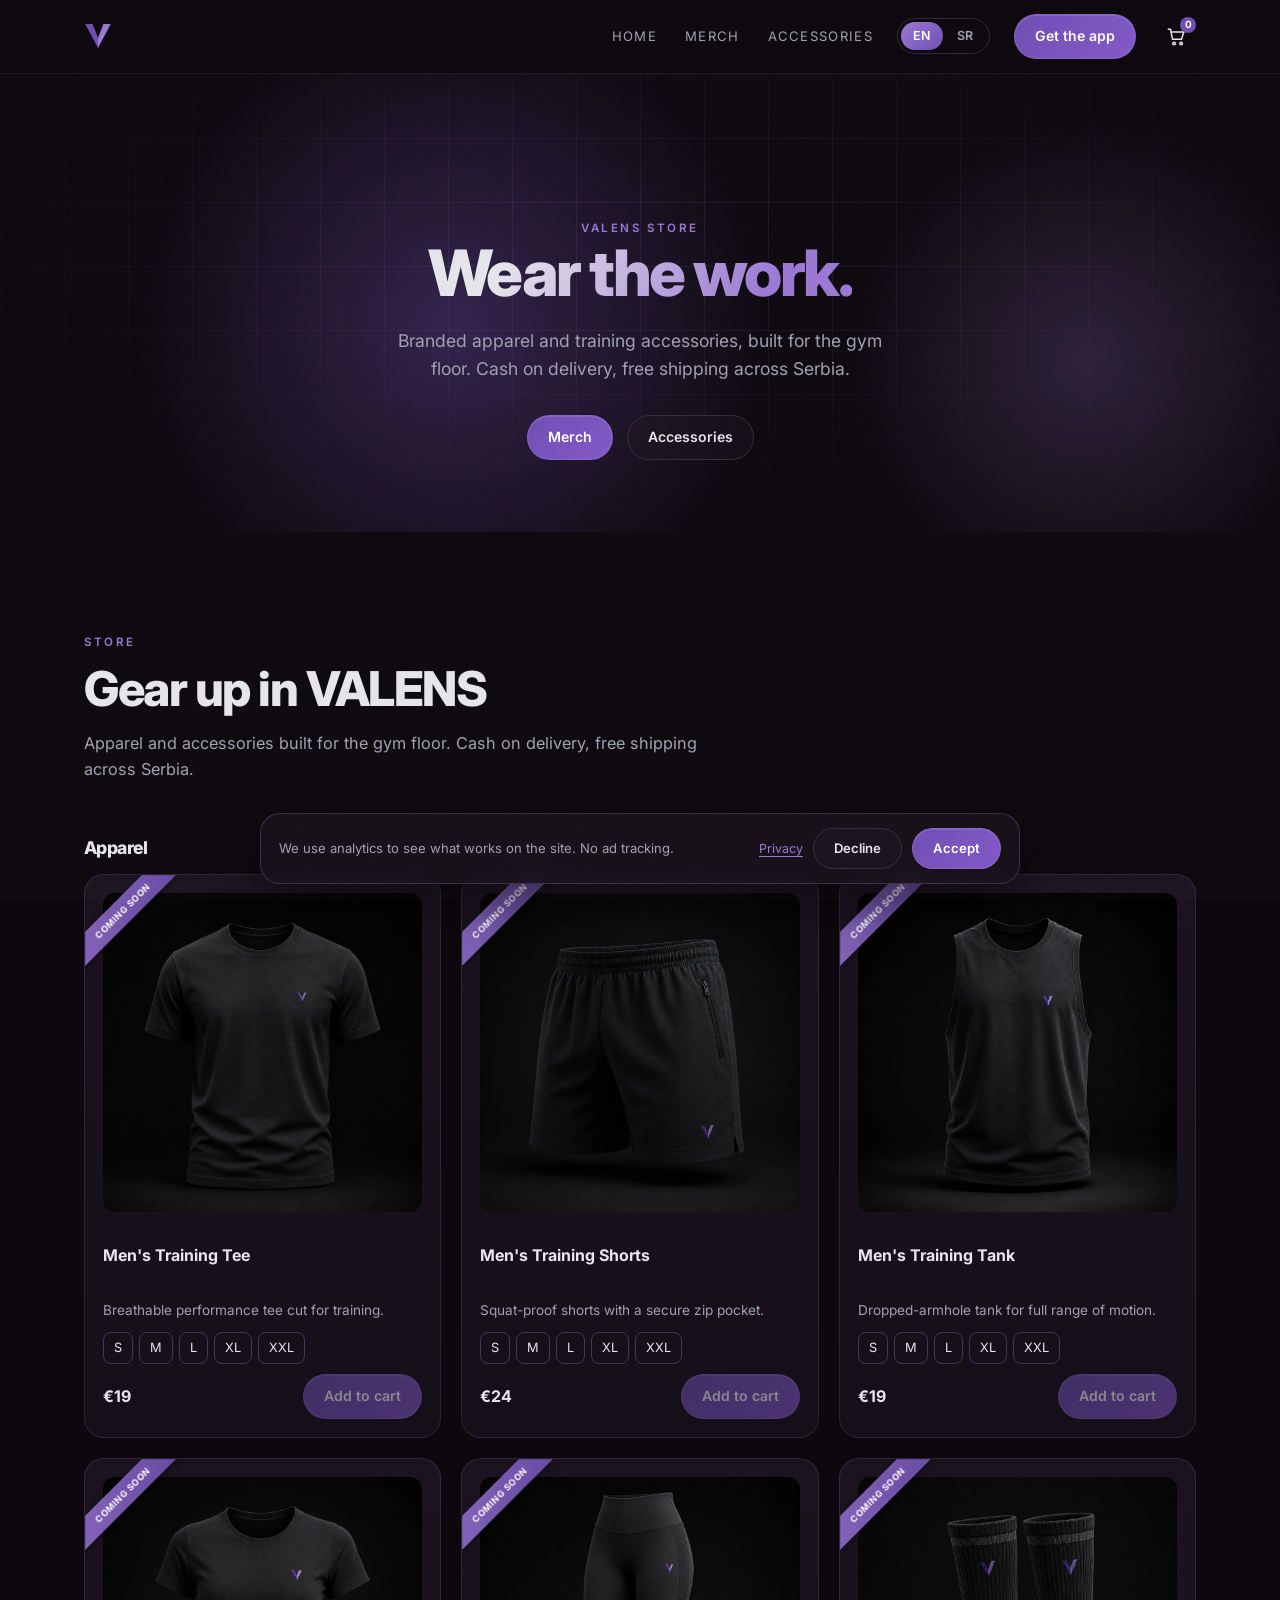
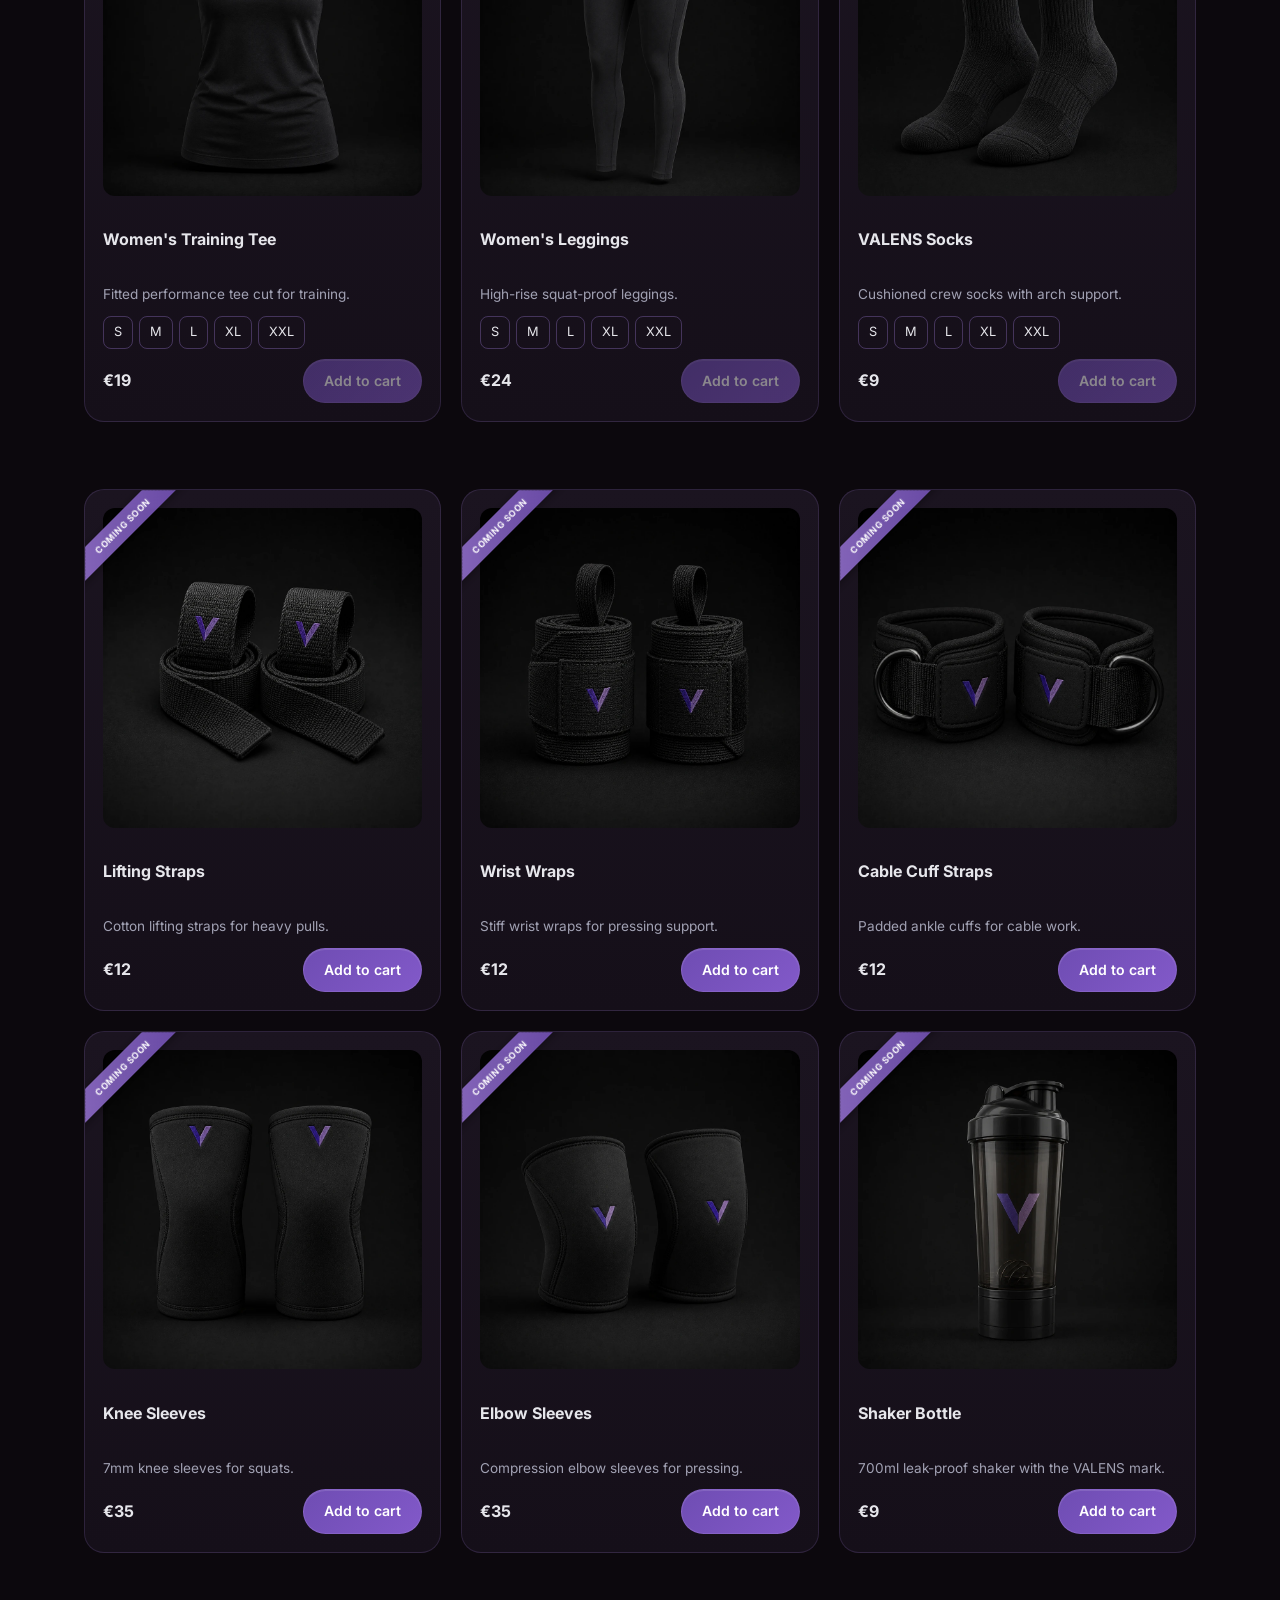
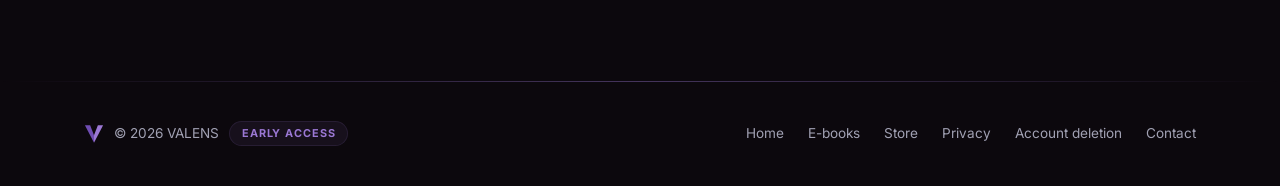
<file: store.html>
<!doctype html>
<html lang="en">
<head>
  <!-- Google tag (GA4) - property G-EP3WKL1GDF.
       consent.js loads first on purpose: it puts the Consent Mode v2 default
       (analytics denied) into the dataLayer before the tag can store anything,
       which is the only moment that default still counts. -->
  <script src="consent.js"></script>
  <script async src="https://www.googletagmanager.com/gtm.js?id=G-EP3WKL1GDF"></script>
  <script>gtag('js', new Date());</script>

  <meta charset="utf-8">
  <meta name="viewport" content="width=device-width, initial-scale=1">
  <title data-i18n="meta.title.store">VALENS Store — Merch &amp; Accessories</title>
  <meta name="description" content="Branded VALENS apparel and training accessories — merch and gear built for the gym floor." data-i18n-attr="content:meta.desc.store">

  <link rel="icon" type="image/svg+xml" href="assets/valens.svg">
  <link rel="canonical" href="https://valens.rs/store.html">

  <meta property="og:title" content="VALENS Store — Merch &amp; Accessories">
  <meta property="og:description" content="Branded VALENS apparel and training accessories.">
  <meta property="og:image" content="https://valens.rs/assets/og-image.jpg">
  <meta property="og:url" content="https://valens.rs/store.html">
  <meta property="og:type" content="website">
  <meta name="twitter:card" content="summary_large_image">
  <meta name="twitter:title" content="VALENS Store — Merch &amp; Accessories">
  <meta name="twitter:description" content="Branded VALENS apparel and training accessories.">
  <meta name="twitter:image" content="https://valens.rs/assets/og-image.jpg">

  <link rel="stylesheet" href="styles.css">
</head>
<body>
  <a class="visually-hidden" href="#main" data-i18n="a11y.skip">Skip to content</a>

  <header class="nav" data-nav>
    <div class="container nav__inner">
      <a class="nav__brand" href="index.html">
        <img src="assets/valens.svg" alt="VALENS" width="28" height="28">
      </a>
      <button class="cart-btn" type="button" data-cart-toggle aria-label="Open cart" data-i18n-attr="aria-label:store.cart.open">
        <svg class="cart-btn__icon" viewBox="0 0 24 24" width="21" height="21" fill="none" stroke="currentColor" stroke-width="1.7" stroke-linecap="round" stroke-linejoin="round" aria-hidden="true">
          <circle cx="9.2" cy="20" r="1.5"/><circle cx="17.3" cy="20" r="1.5"/>
          <path d="M2.6 3.6h2.5l2.4 11.6h10.2l2.7-8.3H6.1"/>
        </svg>
        <span class="cart-btn__count" data-cart-count hidden>0</span>
      </button>
      <button class="nav__toggle" type="button" data-nav-toggle aria-expanded="false" aria-controls="nav-menu" aria-label="Menu" data-i18n-attr="aria-label:a11y.menu">
        <span></span><span></span><span></span>
      </button>
      <div class="nav__menu" id="nav-menu" data-nav-menu>
        <nav class="nav__links" aria-label="Primary" data-i18n-attr="aria-label:a11y.nav.primary">
          <a href="index.html" data-i18n="nav.home">Home</a>
          <a href="#merch" data-i18n="store.nav.merch">Merch</a>
          <a href="#accessories" data-i18n="store.group.accessories">Accessories</a>
        </nav>
        <div class="lang-switch" role="group" aria-label="Language" data-i18n-attr="aria-label:a11y.lang">
          <button type="button" data-lang-btn="en" class="is-active" aria-pressed="true">EN</button>
          <button type="button" data-lang-btn="sr" aria-pressed="false">SR</button>
        </div>
        <a class="nav__cta btn-pill" href="index.html#get" data-i18n="nav.cta">Get the app</a>
      </div>
    </div>
  </header>

  <main id="main">
    <section class="store-hero">
      <div class="aurora" aria-hidden="true">
        <span class="aurora__blob aurora__blob--1"></span>
        <span class="aurora__blob aurora__blob--2"></span>
      </div>
      <div class="hero__gridlines" aria-hidden="true"></div>
      <div class="container">
        <p class="eyebrow intro" style="--d:0s" data-i18n="store.hero.eyebrow">VALENS Store</p>
        <h1 class="store-hero__title intro" style="--d:0.12s"><span class="grad-text" data-i18n="store.hero.title">Wear the work.</span></h1>
        <p class="store-hero__sub intro" style="--d:0.24s" data-i18n="store.hero.sub">Branded apparel and training accessories, built for the gym floor. Cash on delivery, free shipping across Serbia.</p>
        <div class="store-hero__actions intro" style="--d:0.36s">
          <a class="btn-pill" href="#merch" data-i18n="store.nav.merch">Merch</a>
          <a class="btn-ghost" href="#accessories" data-i18n="store.group.accessories">Accessories</a>
        </div>
      </div>
    </section>

    <section id="merch">
      <div class="container">
        <div class="section-head" data-reveal>
          <p class="eyebrow" data-i18n="store.sec.eyebrow">Store</p>
          <h2 class="section-title" data-i18n="store.sec.title">Gear up in VALENS</h2>
          <p class="section-sub" data-i18n="store.sec.sub">Apparel and accessories built for the gym floor. Cash on delivery, free shipping across Serbia.</p>
        </div>
        <h3 class="products-group" data-reveal data-i18n="store.group.apparel">Apparel</h3>
        <div class="products" data-products-grid="Apparel"></div>
        <h3 class="products-group" id="accessories" data-reveal data-i18n="store.group.accessories">Accessories</h3>
        <div class="products" data-products-grid="Accessories"></div>
      </div>
    </section>

    <aside class="cart-drawer" data-cart-drawer hidden aria-label="Cart" data-i18n-attr="aria-label:store.cart.aria">
      <div class="cart-drawer__head">
        <h2 data-i18n="store.cart.title">Your cart</h2>
        <button class="cart-drawer__close" type="button" data-cart-close aria-label="Close cart" data-i18n-attr="aria-label:store.cart.close">×</button>
      </div>
      <div class="cart-drawer__body" data-cart-items></div>
      <div class="cart-drawer__foot">
        <div class="cart-drawer__total"><span data-i18n="store.cart.subtotal">Subtotal</span><strong data-cart-subtotal>€0</strong></div>
        <button class="btn-ghost" type="button" data-cart-close data-i18n="store.continue">Continue shopping</button>
        <button class="btn-pill" type="button" data-cart-checkout>Checkout</button>
      </div>
    </aside>
    <div class="cart-backdrop" data-cart-backdrop hidden></div>

    <section id="checkout" hidden>
      <div class="container">
        <div class="section-head" data-reveal>
          <p class="eyebrow" data-i18n="store.co.eyebrow">Checkout</p>
          <h2 class="section-title" data-i18n="store.co.title">Cash on delivery</h2>
          <p class="section-sub" data-i18n="store.co.sub">You pay the courier in cash when your order arrives. Free shipping across Serbia.</p>
        </div>
        <div class="checkout">
          <form class="checkout__form" data-checkout-form novalidate>
            <div class="checkout__grid">
              <label><span data-i18n="store.co.name">Full name</span><input type="text" data-co-name required autocomplete="name"></label>
              <label><span data-i18n="store.co.phone">Phone</span><input type="tel" data-co-phone required placeholder="06x xxx xx xx" autocomplete="tel"></label>
              <label class="checkout__wide"><span data-i18n="store.co.address">Address (street & number)</span><input type="text" data-co-address required autocomplete="street-address"></label>
              <label><span data-i18n="store.co.city">City</span><input type="text" data-co-city required autocomplete="address-level2"></label>
              <label><span data-i18n="store.co.postal">Postal code</span><input type="text" data-co-postal required autocomplete="postal-code"></label>
              <label class="checkout__wide"><span data-i18n="store.co.email">Email (optional — for order confirmation)</span><input type="email" data-co-email autocomplete="email"></label>
              <label class="checkout__wide"><span data-i18n="store.co.note">Note (optional)</span><textarea data-co-note rows="2"></textarea></label>
              <div class="visually-hidden" aria-hidden="true"><label>Website<input type="text" tabindex="-1" autocomplete="off" data-co-honeypot></label></div>
            </div>
            <button type="submit" class="btn-pill" data-co-submit data-i18n="store.co.submit">Place order</button>
            <p class="capture__status" data-co-status role="status" aria-live="polite"></p>
          </form>
          <aside class="checkout__summary" data-checkout-summary></aside>
        </div>
        <div class="checkout-done" data-checkout-success hidden>
          <div class="checkout-done__confetti" data-confetti aria-hidden="true"></div>
          <div class="checkout-done__badge" aria-hidden="true">✓</div>
          <h3 class="checkout-done__title" data-i18n="store.done.title">Thank you for your order!</h3>
          <p class="checkout-done__ref"><span data-i18n="co.done.order">Order</span> <strong data-done-ref></strong></p>
          <div class="checkout-done__summary" data-done-summary></div>
          <p class="checkout-done__note" data-done-note></p>
          <button type="button" class="btn-pill" data-done-continue data-i18n="store.continue">Continue shopping</button>
        </div>
      </div>
    </section>
  </main>

  <footer class="footer">
    <div class="container footer__inner">
      <div class="footer__brand">
        <img src="assets/valens.svg" alt="" width="20" height="20">
        <span>© 2026 VALENS</span>
        <span class="chip">Early Access</span>
      </div>
      <ul class="footer__links">
        <li><a href="index.html" data-i18n="nav.home">Home</a></li>
        <li><a href="ebooks.html" data-i18n="nav.ebooks">E-books</a></li>
        <li><a href="store.html" data-i18n="nav.store">Store</a></li>
        <li><a href="https://tomicadev.github.io/valens-legal/privacy-policy.html" data-i18n="footer.privacy">Privacy</a></li>
        <li><a href="https://tomicadev.github.io/valens-legal/account-deletion.html" data-i18n="footer.deletion">Account deletion</a></li>
        <li><a href="mailto:valens.gym.app@gmail.com" data-i18n="footer.contact">Contact</a></li>
      </ul>
    </div>
  </footer>

  <div class="modal" data-modal hidden>
    <div class="modal__backdrop" data-modal-close></div>
    <div class="modal__panel" role="dialog" aria-modal="true" aria-labelledby="modal-title">
      <button class="modal__close" type="button" data-modal-close aria-label="Close" data-i18n-attr="aria-label:a11y.close">✕</button>
      <div class="modal__grid">
        <div class="modal__cover" data-modal-cover aria-hidden="true"></div>
        <div class="modal__body">
          <h3 id="modal-title" data-modal-title></h3>
          <div class="modal__content" data-modal-content></div>
          <div class="modal__buy">
            <span class="modal__price" data-modal-price></span>
            <span data-modal-action></span>
          </div>
        </div>
      </div>
    </div>
  </div>

  <script src="config.js"></script>
  <script src="i18n.js"></script>
  <script src="main.js"></script>
  <script src="store.js"></script>
  <script src="shop.js"></script>
</body>
</html>
</file>
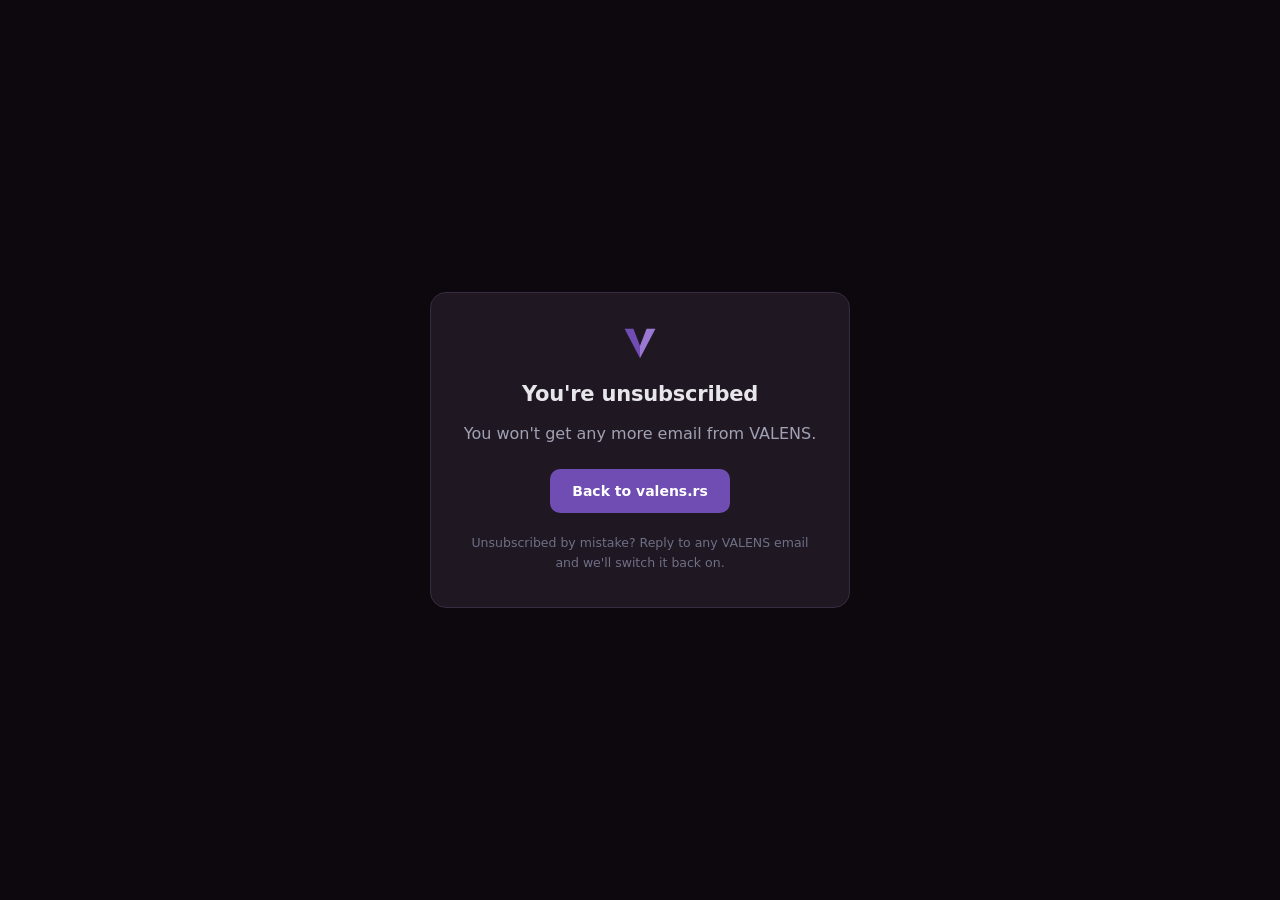
<file: unsubscribed.html>
<!doctype html>
<html lang="en">
<head>
<!-- Google tag (GA4) - property G-EP3WKL1GDF.
     consent.js loads first on purpose: it puts the Consent Mode v2 default
     (analytics denied) into the dataLayer before the tag can store anything,
     which is the only moment that default still counts. -->
<script src="consent.js" data-no-banner></script>
<script async src="https://www.googletagmanager.com/gtm.js?id=G-EP3WKL1GDF"></script>
<script>gtag('js', new Date());</script>

<meta charset="utf-8">
<meta name="viewport" content="width=device-width,initial-scale=1">
<meta name="robots" content="noindex">
<title>Unsubscribed · VALENS</title>
<!--
  Landing page for the unsubscribe link in VALENS emails.

  The work happens in the `email-unsubscribe` Edge Function, which flips the
  preference and then redirects here. It cannot render this page itself:
  Supabase forces `Content-Type: text/plain` on Edge Function responses so
  that *.supabase.co cannot be used to serve HTML, which is a sensible
  anti-phishing rule. A confirmation on valens.rs is better anyway — people
  trust the domain they recognise.

  ?k=monthly_recap | winback  narrows the wording; absent means everything.
-->
<style>
  :root {
    --bg: #0C080D;
    --surface: #1F1823;
    --border: #382B3F;
    --purple: #6F4DB3;
    --light-purple: #9B78D4;
    --ink: #E6E6EB;
    --muted: #A1A1B3;
  }
  * { box-sizing: border-box; }
  body {
    margin: 0;
    min-height: 100vh;
    display: flex;
    align-items: center;
    justify-content: center;
    padding: 24px;
    background: var(--bg);
    color: var(--ink);
    font-family: 'Inter', system-ui, -apple-system, sans-serif;
    line-height: 1.6;
    -webkit-font-smoothing: antialiased;
  }
  .card {
    width: 100%;
    max-width: 420px;
    background: var(--surface);
    border: 1px solid var(--border);
    border-radius: 16px;
    padding: 34px 28px;
    text-align: center;
  }
  .mark { display: block; width: 34px; height: 33px; margin: 0 auto 18px; }
  h1 { margin: 0 0 10px; font-size: 21px; font-weight: 600; letter-spacing: -.01em; }
  p { margin: 0 0 22px; color: var(--muted); }
  .back {
    display: inline-block;
    padding: 11px 22px;
    border-radius: 10px;
    background: var(--purple);
    color: #fff;
    text-decoration: none;
    font-size: 14px;
    font-weight: 600;
  }
  .back:hover { background: var(--light-purple); }
  .fine { margin: 20px 0 0; font-size: 12.5px; color: #6F6F85; }
</style>
</head>
<body>
  <main class="card">
    <svg class="mark" viewBox="6 11 88 84" xmlns="http://www.w3.org/2000/svg"
         aria-label="VALENS">
      <path d="M10,15 L50,91 L50,59 L33,15 Z" fill="#6F4DB3"/>
      <path d="M90,15 L50,91 L50,59 L67,15 Z" fill="#9B78D4"/>
    </svg>
    <h1 id="title">You're unsubscribed</h1>
    <p id="body">You won't get any more email from VALENS.</p>
    <a class="back" href="https://valens.rs">Back to valens.rs</a>
    <p class="fine">Unsubscribed by mistake? Reply to any VALENS email and
      we'll switch it back on.</p>
  </main>

<script>
  // Narrow the wording when the function says which kind was turned off.
  var k = new URLSearchParams(location.search).get('k');
  if (k === 'monthly_recap' || k === 'winback') {
    document.getElementById('body').textContent =
      "You won't get that kind of email again. Anything else still reaches you.";
  } else if (k === 'invalid') {
    document.getElementById('title').textContent = 'Link not valid';
    document.getElementById('body').textContent =
      'That link has expired or was already used.';
  }
</script>
</body>
</html>
</file>
<file: styles.css>
/* ============ Reset ============ */
*, *::before, *::after { box-sizing: border-box; }
html { scroll-behavior: smooth; }
html, body { margin: 0; padding: 0; }
img { max-width: 100%; display: block; }
button, input { font: inherit; color: inherit; }
a { color: inherit; text-decoration: none; }
ul { list-style: none; margin: 0; padding: 0; }

/* ============ Tokens ============ */
:root {
  --bg: #0C080D;
  --surface: #1F1823;
  --surface-2: #171019;
  --elevated: #2D2040;
  --border: #382B3F;
  --border-subtle: rgba(155, 120, 212, 0.12);
  --purple: #6F4DB3;
  --light-purple: #9B78D4;
  --ink: #E6E6EB;
  --muted: #A1A1B3;
  --premium-red: #E53935;

  --max-width: 1160px;
  --radius: 20px;
  --ease: cubic-bezier(0.22, 1, 0.36, 1);
}

/* ============ Self-hosted Inter (variable font) ============ */
@font-face {
  font-family: 'Inter';
  src: url('assets/fonts/Inter-VariableFont_opsz,wght.ttf') format('truetype');
  font-weight: 100 900;
  font-style: normal;
  font-display: swap;
}
@font-face {
  font-family: 'Inter';
  src: url('assets/fonts/Inter-Italic-VariableFont_opsz,wght.ttf') format('truetype');
  font-weight: 100 900;
  font-style: italic;
  font-display: swap;
}

/* ============ Base ============ */
body {
  background: var(--bg);
  color: var(--ink);
  font-family: 'Inter', system-ui, sans-serif;
  font-weight: 400;
  line-height: 1.6;
  -webkit-font-smoothing: antialiased;
  overflow-x: hidden;
}

/* Film-grain noise overlay (data-URI, no asset) */
body::after {
  content: '';
  position: fixed;
  inset: 0;
  z-index: 2147483647;
  pointer-events: none;
  opacity: 0.04;
  background-image: url("data:image/svg+xml,%3Csvg xmlns='http://www.w3.org/2000/svg' width='140' height='140'%3E%3Cfilter id='n'%3E%3CfeTurbulence type='fractalNoise' baseFrequency='0.9' numOctaves='2' stitchTiles='stitch'/%3E%3C/filter%3E%3Crect width='140' height='140' filter='url(%23n)'/%3E%3C/svg%3E");
}

h1, h2, h3 { font-weight: 800; line-height: 1.1; letter-spacing: -0.03em; margin: 0; }
p { margin: 0; color: var(--muted); }

.container {
  width: 100%;
  max-width: var(--max-width);
  margin-inline: auto;
  padding-inline: 24px;
}

section { padding-block: 96px; position: relative; }

:focus-visible { outline: 2px solid var(--light-purple); outline-offset: 3px; }

/* ============ Utilities ============ */
.eyebrow {
  display: inline-block;
  text-transform: uppercase;
  letter-spacing: 0.22em;
  font-size: 0.72rem;
  font-weight: 600;
  color: var(--light-purple);
}

.grad-text {
  background: linear-gradient(120deg, var(--ink) 20%, var(--light-purple) 80%);
  -webkit-background-clip: text;
  background-clip: text;
  color: transparent;
}

.section-head { margin-bottom: 56px; }
.section-title { font-size: clamp(1.9rem, 4.5vw, 3rem); margin-top: 10px; }
.section-sub { margin-top: 14px; max-width: 620px; color: var(--muted); font-size: 1.02rem; line-height: 1.6; }

.chip {
  display: inline-flex;
  align-items: center;
  gap: 4px;
  padding: 3px 12px;
  border-radius: 999px;
  font-size: 0.68rem;
  font-weight: 700;
  text-transform: uppercase;
  letter-spacing: 0.08em;
  border: 1px solid var(--border-subtle);
  color: var(--light-purple);
  background: rgba(155, 120, 212, 0.08);
}
.chip--premium {
  background: rgba(229, 57, 53, 0.12);
  color: var(--premium-red);
  border-color: rgba(229, 57, 53, 0.4);
}

.btn-pill {
  display: inline-flex;
  align-items: center;
  gap: 8px;
  padding: 10px 20px;
  border-radius: 999px;
  background: linear-gradient(135deg, var(--purple), #8259C9);
  color: #fff;
  font-weight: 600;
  font-size: 0.88rem;
  border: 1px solid rgba(155, 120, 212, 0.45);
  box-shadow: inset 0 1px 0 rgba(255, 255, 255, 0.12);
  transition: transform 0.3s var(--ease), box-shadow 0.3s var(--ease);
}
.btn-pill:hover {
  transform: translateY(-1px);
  box-shadow: inset 0 1px 0 rgba(255, 255, 255, 0.12), 0 6px 28px rgba(111, 77, 179, 0.55);
}

.play-badge { height: 56px; width: auto; transition: transform 0.3s var(--ease), filter 0.3s ease; }
a:hover > .play-badge {
  transform: translateY(-2px) scale(1.02);
  filter: drop-shadow(0 8px 24px rgba(111, 77, 179, 0.45));
}

/* ============ Phone frame component ============ */
.phone {
  position: relative;
  width: min(320px, 78vw);
  border-radius: 40px;
  padding: 11px;
  background: linear-gradient(180deg, #2B2233 0%, #150F19 100%);
  border: 1px solid rgba(155, 120, 212, 0.28);
  box-shadow:
    inset 0 1px 1px rgba(255, 255, 255, 0.08),
    0 20px 45px -18px rgba(0, 0, 0, 0.75),
    0 45px 110px -25px rgba(111, 77, 179, 0.35);
}
.phone img { border-radius: 30px; width: 100%; height: auto; }
.phone__notch {
  position: absolute;
  top: 20px;
  left: 50%;
  transform: translateX(-50%);
  width: 74px;
  height: 8px;
  border-radius: 999px;
  background: rgba(0, 0, 0, 0.75);
  box-shadow: inset 0 1px 2px rgba(255, 255, 255, 0.06);
  z-index: 2;
}
.phone--sm { width: 100%; border-radius: 30px; padding: 8px; }
.phone--sm img { border-radius: 23px; }

.float { animation: floatY 6s ease-in-out infinite; }

/* ============ Motion primitives ============ */
[data-reveal] {
  opacity: 0;
  transform: translateY(28px);
  transition: opacity 0.7s var(--ease), transform 0.7s var(--ease);
}
[data-reveal].is-visible { opacity: 1; transform: none; }

.intro { opacity: 0; animation: introUp 0.8s var(--ease) var(--d, 0s) both; }

@keyframes introUp {
  from { opacity: 0; transform: translateY(22px); }
  to { opacity: 1; transform: none; }
}
@keyframes floatY {
  0%, 100% { transform: translateY(0); }
  50% { transform: translateY(-12px); }
}
@keyframes spin { to { transform: rotate(1turn); } }

/* ============ Visually-hidden (honeypot / skip link) ============ */
.visually-hidden {
  position: absolute !important;
  width: 1px; height: 1px;
  padding: 0; margin: -1px;
  overflow: hidden;
  clip: rect(0, 0, 0, 0);
  white-space: nowrap;
  border: 0;
}
/* Skip link becomes visible when keyboard-focused (labels aren't focusable,
   the honeypot input has tabindex="-1", so only the skip link can match) */
a.visually-hidden:focus {
  position: fixed !important;
  top: 12px; left: 12px;
  width: auto; height: auto;
  padding: 10px 16px; margin: 0;
  clip: auto;
  white-space: normal;
  background: var(--elevated);
  color: var(--ink);
  border: 1px solid var(--border-subtle);
  border-radius: 10px;
  z-index: 100;
}

/* ============ Reduced motion ============ */
@media (prefers-reduced-motion: reduce) {
  html { scroll-behavior: auto; }
  *, *::before, *::after {
    animation-duration: 0.01ms !important;
    animation-iteration-count: 1 !important;
    transition-duration: 0.01ms !important;
    animation-delay: 0s !important;
    transition-delay: 0s !important;
  }
  .intro, [data-reveal] { opacity: 1 !important; transform: none !important; }
}

/* ============ Hero ============ */
.hero { padding-top: 150px; padding-bottom: 110px; overflow: hidden; }

.aurora { position: absolute; inset: 0; pointer-events: none; }
.aurora__blob { position: absolute; border-radius: 50%; will-change: transform; }
.aurora__blob--1 {
  width: 55vw; height: 55vw; min-width: 480px; min-height: 480px;
  max-width: 980px; max-height: 980px;
  top: -22%; left: 8%;
  background: radial-gradient(circle, rgba(111, 77, 179, 0.38), transparent 65%);
  animation: drift1 26s ease-in-out infinite alternate;
}
.aurora__blob--2 {
  width: 42vw; height: 42vw; min-width: 380px; min-height: 380px;
  max-width: 820px; max-height: 820px;
  top: 4%; right: -6%;
  background: radial-gradient(circle, rgba(155, 120, 212, 0.22), transparent 65%);
  animation: drift2 32s ease-in-out infinite alternate;
}
.aurora__blob--3 {
  width: 36vw; height: 36vw; min-width: 320px; min-height: 320px;
  max-width: 720px; max-height: 720px;
  bottom: -18%; left: 30%;
  background: radial-gradient(circle, rgba(111, 77, 179, 0.25), transparent 65%);
  animation: drift3 38s ease-in-out infinite alternate;
}
@keyframes drift1 { to { transform: translate(6%, 8%) scale(1.12); } }
@keyframes drift2 { to { transform: translate(-8%, 5%) scale(1.18); } }
@keyframes drift3 { to { transform: translate(5%, -7%) scale(1.08); } }

.hero__gridlines {
  position: absolute; inset: 0; pointer-events: none;
  background-image:
    linear-gradient(var(--border-subtle) 1px, transparent 1px),
    linear-gradient(90deg, var(--border-subtle) 1px, transparent 1px);
  background-size: 64px 64px;
  -webkit-mask-image: radial-gradient(58% 55% at 50% 38%, black 20%, transparent 100%);
  mask-image: radial-gradient(58% 55% at 50% 38%, black 20%, transparent 100%);
}

.hero__inner {
  display: flex;
  flex-direction: column;
  align-items: center;
  gap: 56px;
  text-align: center;
  position: relative;
}
.hero__wordmark {
  width: min(340px, 80vw);
  margin-bottom: 20px;
  margin-inline: auto;
  filter: drop-shadow(0 6px 24px rgba(111, 77, 179, 0.35));
}
.hero__title {
  font-size: clamp(2rem, 6.4vw, 3.9rem);
  font-weight: 830;
  letter-spacing: -0.04em;
  line-height: 1.08;
  margin-block: 16px 0;
}
.hero__word { display: inline-block; }
.hero__word--grad {
  background: linear-gradient(120deg, var(--light-purple), var(--purple));
  -webkit-background-clip: text;
  background-clip: text;
  color: transparent;
}
.hero__subtitle {
  font-size: 1.15rem;
  max-width: 500px;
  margin-inline: auto;
  margin-block: 22px 34px;
}
.hero__copy > a { display: inline-block; }
.hero .play-badge { margin-inline: auto; }
.hero__trust {
  display: flex;
  flex-wrap: wrap;
  justify-content: center;
  align-items: center;
  gap: 10px 14px;
  margin-top: 22px;
  font-size: 0.82rem;
  color: var(--muted);
}
.hero__trust .star { color: var(--light-purple); }
.hero__trust .sep { color: var(--border); }

.hero__art { position: relative; }
.hero__art::after {
  content: '';
  position: absolute;
  inset: 10% -10% -6% -10%;
  background: radial-gradient(50% 45% at 50% 60%, rgba(111, 77, 179, 0.35), transparent 70%);
  z-index: -1;
}

@media (min-width: 960px) {
  .hero__inner { flex-direction: row; text-align: left; gap: 72px; }
  .hero__copy { flex: 1.1; }
  .hero__wordmark, .hero__subtitle, .hero .play-badge { margin-inline: 0; }
  .hero__trust { justify-content: flex-start; }
  .hero__art { flex: 0.9; display: flex; justify-content: center; }
}

/* ============ Features (bento) ============ */
.features__grid { display: grid; grid-template-columns: 1fr; gap: 20px; }

.feature-card {
  position: relative;
  overflow: hidden;
  border: 1px solid transparent;
  border-radius: var(--radius);
  background:
    linear-gradient(180deg, #1B1420, #150F19) padding-box,
    linear-gradient(180deg, rgba(155, 120, 212, 0.35), rgba(155, 120, 212, 0.05) 60%) border-box;
  padding: 28px;
  transition: opacity 0.7s var(--ease), transform 0.45s var(--ease), box-shadow 0.45s var(--ease);
}
.feature-card:hover {
  transform: translateY(-5px);
  box-shadow: 0 18px 50px -20px rgba(111, 77, 179, 0.45);
}
.feature-card::after {
  content: '';
  position: absolute;
  inset: 0;
  border-radius: inherit;
  background: radial-gradient(260px circle at var(--mx, 50%) var(--my, 50%), rgba(155, 120, 212, 0.10), transparent 65%);
  opacity: 0;
  transition: opacity 0.35s ease;
  pointer-events: none;
}
.feature-card:hover::after { opacity: 1; }

.feature-card__icon-wrap {
  width: 46px;
  height: 46px;
  border-radius: 12px;
  display: grid;
  place-items: center;
  background: var(--elevated);
  border: 1px solid var(--border-subtle);
  margin-bottom: 20px;
  transition: box-shadow 0.35s ease;
}
.feature-card:hover .feature-card__icon-wrap { box-shadow: 0 0 24px rgba(155, 120, 212, 0.35); }
.feature-card__icon { width: 24px; height: 24px; color: var(--light-purple); }

.feature-card h3 {
  font-size: 1.08rem;
  font-weight: 700;
  letter-spacing: -0.01em;
  margin-bottom: 10px;
  display: flex;
  align-items: center;
  gap: 8px;
  flex-wrap: wrap;
}
.feature-card p { font-size: 0.92rem; max-width: 46ch; }
.feature-card--lg p { font-size: 1rem; }

/* Track everything — workout-log sketch (rows pop in when the card reveals) */
.mini-log {
  margin-top: 28px;
  border: 1px solid var(--border-subtle);
  border-radius: 12px;
  overflow: hidden;
  background: rgba(12, 8, 13, 0.4);
}
.mini-log__head {
  display: flex;
  justify-content: space-between;
  align-items: center;
  padding: 10px 12px;
  background: var(--elevated);
  border-left: 3px solid var(--purple);
  font-size: 0.8rem;
  font-weight: 700;
  color: var(--ink);
}
.mini-log__finish {
  font-size: 0.68rem;
  font-weight: 700;
  color: #fff;
  padding: 4px 12px;
  border-radius: 999px;
  background: linear-gradient(135deg, var(--purple), #8259C9);
  border: 1px solid rgba(155, 120, 212, 0.5);
  animation: finishGlow 2.6s ease-in-out infinite;
}
@keyframes finishGlow {
  50% { box-shadow: 0 0 16px rgba(155, 120, 212, 0.65); }
}
.mini-log__cols,
.mini-log__row {
  display: grid;
  grid-template-columns: 34px 1fr 1fr;
  gap: 10px;
  align-items: center;
  padding: 7px 12px;
}
.mini-log__cols {
  padding-top: 10px;
  font-size: 0.62rem;
  font-weight: 700;
  letter-spacing: 0.14em;
  text-transform: uppercase;
  color: var(--muted);
}
.mini-log__row { font-size: 0.78rem; color: var(--muted); }
.mini-log__row b {
  color: var(--ink);
  font-weight: 700;
  text-align: center;
  padding: 5px 0;
  border-radius: 8px;
  background: var(--elevated);
  border: 1px solid var(--border-subtle);
}
.mini-log__add {
  margin: 8px 12px 12px;
  padding: 7px 0;
  text-align: center;
  font-size: 0.72rem;
  font-weight: 700;
  color: var(--light-purple);
  border-radius: 8px;
  background: rgba(155, 120, 212, 0.08);
  border: 1px dashed rgba(155, 120, 212, 0.35);
}
/* staggered pop-in once the card's reveal fires */
.mini-log__row, .mini-log__add { opacity: 0; transform: translateY(8px); transition: opacity 0.5s var(--ease), transform 0.5s var(--ease); }
.feature-card.is-visible .mini-log__row, .feature-card.is-visible .mini-log__add { opacity: 1; transform: none; }
.feature-card.is-visible .mini-log__row:nth-child(3) { transition-delay: 0.35s; }
.feature-card.is-visible .mini-log__row:nth-child(4) { transition-delay: 0.55s; }
.feature-card.is-visible .mini-log__row:nth-child(5) { transition-delay: 0.75s; }
.feature-card.is-visible .mini-log__add { transition-delay: 0.95s; }

/* Smart Coach — weekly volume vs last week + lagging-group insight (mirrors the app's Coach screen) */
.mini-coach { margin-top: 24px; display: grid; gap: 9px; }
.mini-coach__head {
  display: flex;
  align-items: baseline;
  justify-content: space-between;
  gap: 10px;
  font-size: 0.62rem;
  font-weight: 700;
  letter-spacing: 0.12em;
  text-transform: uppercase;
  color: var(--muted);
}
.mini-coach__streak { font-weight: 500; letter-spacing: 0.02em; text-transform: none; opacity: 0.85; }
.mini-coach__row {
  display: grid;
  grid-template-columns: 50px 1fr 38px;
  align-items: center;
  gap: 10px;
  font-size: 0.72rem;
  color: var(--muted);
}
/* two stacked bars per group: this week over last week */
.mini-coach__bars { display: grid; gap: 3px; }
.mini-coach__bars i {
  position: relative;
  display: block;
  height: 5px;
  border-radius: 999px;
  background: var(--elevated);
  overflow: hidden;
}
.mini-coach__bars i::after {
  content: '';
  position: absolute;
  inset: 0;
  width: 0; /* grows to --v when the card reveals */
  border-radius: 999px;
  transition: width 0.9s var(--ease) var(--bar-d, 0s);
}
.mini-coach__now::after { background: linear-gradient(90deg, rgba(155, 120, 212, 0.55), rgba(155, 120, 212, 0.9)); }
.mini-coach__prev::after { background: rgba(155, 120, 212, 0.2); }
.feature-card.is-visible .mini-coach__bars i::after { width: var(--v, 50%); }
.mini-coach__sets { text-align: right; font-size: 0.68rem; font-variant-numeric: tabular-nums; }
.mini-coach__row--low { color: var(--light-purple); font-weight: 600; }
.mini-coach__row--low .mini-coach__now::after {
  background: linear-gradient(90deg, var(--purple), var(--light-purple));
  box-shadow: 0 0 14px rgba(155, 120, 212, 0.55);
  animation: focusPulse 2.4s ease-in-out infinite;
}
@keyframes focusPulse {
  50% { box-shadow: 0 0 22px rgba(155, 120, 212, 0.85); }
}
/* the Coach's verdict card — slides in once the bars have drawn */
.mini-coach__insight {
  margin-top: 3px;
  display: grid;
  gap: 2px;
  padding: 9px 11px;
  border: 1px solid rgba(155, 120, 212, 0.28);
  border-radius: 12px;
  background: rgba(155, 120, 212, 0.06);
  opacity: 0;
  transform: translateY(6px);
  transition: opacity 0.5s var(--ease) 0.8s, transform 0.5s var(--ease) 0.8s;
}
.feature-card.is-visible .mini-coach__insight { opacity: 1; transform: none; }
.mini-coach__insight strong { font-size: 0.72rem; font-weight: 700; color: var(--light-purple); }
.mini-coach__insight span { font-size: 0.66rem; color: var(--muted); }

/* Exercises / Routines — one row of chips fills the wider half cards */
.mini-chips { margin-top: 20px; display: flex; flex-wrap: wrap; gap: 8px; }
.chip--ghost { color: var(--muted); background: transparent; border-style: dashed; }

/* Train with friends — leaderboard sketch */
.mini-board {
  margin-top: 24px;
  border: 1px solid var(--border-subtle);
  border-radius: 12px;
  overflow: hidden;
  background: rgba(12, 8, 13, 0.4);
}
.mini-board__row {
  display: grid;
  grid-template-columns: 20px 30px 1fr auto;
  align-items: center;
  gap: 10px;
  padding: 9px 12px;
  font-size: 0.8rem;
  color: var(--muted);
}
.mini-board__row + .mini-board__row { border-top: 1px solid var(--border-subtle); }
.mini-board__row--top {
  grid-template-columns: 20px 30px auto 1fr auto;
  background: rgba(155, 120, 212, 0.1);
  color: var(--ink);
}
.mini-board__row--top .mini-board__rank { color: #E8C468; }
.mini-board__rank { font-weight: 800; text-align: center; }
.mini-board__ava {
  width: 30px;
  height: 30px;
  border-radius: 50%;
  display: grid;
  place-items: center;
  font-size: 0.72rem;
  font-weight: 800;
  color: #fff;
  background: linear-gradient(135deg, var(--purple), var(--light-purple));
}
.mini-board__ava--b { background: linear-gradient(135deg, #4B3A78, #6F5AA8); }
.mini-board__ava--c { background: linear-gradient(135deg, #3A2E58, #57487F); }
.mini-board__name { font-weight: 650; }
.mini-board__chip {
  justify-self: start;
  font-size: 0.58rem;
  font-weight: 800;
  letter-spacing: 0.08em;
  color: var(--light-purple);
  border: 1px solid rgba(155, 120, 212, 0.5);
  border-radius: 999px;
  padding: 2px 8px;
}
.mini-board__row b { color: var(--ink); font-weight: 700; font-size: 0.78rem; white-space: nowrap; }
/* rows slide in when the card reveals */
.mini-board__row { opacity: 0; transform: translateX(-10px); transition: opacity 0.5s var(--ease), transform 0.5s var(--ease); }
.feature-card.is-visible .mini-board__row { opacity: 1; transform: none; }
.feature-card.is-visible .mini-board__row:nth-child(2) { transition-delay: 0.2s; }
.feature-card.is-visible .mini-board__row:nth-child(3) { transition-delay: 0.4s; }

/* Achievements — unlocked-badge sketch with a shine sweep */
.mini-badge {
  position: relative;
  overflow: hidden;
  margin-top: 24px;
  border: 1px solid var(--border-subtle);
  border-radius: 12px;
  background: rgba(12, 8, 13, 0.4);
  padding: 16px 16px 14px;
  text-align: center;
}
.mini-badge::before {
  content: '';
  position: absolute;
  top: 0;
  bottom: 0;
  width: 60px;
  transform: skewX(-18deg);
  background: linear-gradient(90deg, transparent, rgba(155, 120, 212, 0.14), transparent);
  animation: badgeShine 3.2s ease-in-out infinite;
}
@keyframes badgeShine {
  0% { left: -30%; }
  55%, 100% { left: 115%; }
}
.mini-badge__title {
  display: inline-block;
  padding: 6px 18px;
  border-radius: 10px;
  border: 1px solid rgba(155, 120, 212, 0.55);
  background: rgba(155, 120, 212, 0.1);
  font-size: 0.82rem;
  font-weight: 800;
  color: var(--ink);
}
.mini-badge__icon { display: block; margin: 12px auto 6px; color: var(--light-purple); }
.mini-badge__text { font-size: 0.8rem; color: var(--ink); font-weight: 600; }
.mini-badge__tag { display: inline-block; margin-top: 6px; font-size: 0.68rem; color: var(--muted); }

@media (min-width: 640px) {
  .features__grid { grid-template-columns: repeat(2, 1fr); }
  .feature-card--lg { grid-column: span 2; }
  .feature-card--half { grid-column: span 1; }
}
@media (min-width: 960px) {
  .features__grid { grid-template-columns: repeat(4, 1fr); }
  .feature-card--lg { grid-column: span 2; }
  .feature-card--half { grid-column: span 2; }
}

/* ============ Showcase ============ */
#screens .section-head { text-align: center; }

.showcase { --slide-w: min(260px, 68vw); position: relative; display: flex; align-items: center; gap: 14px; }
.showcase__viewport { overflow: hidden; flex: 1; }
.showcase__track {
  display: flex;
  gap: 24px;
  overflow-x: auto;
  scroll-snap-type: x mandatory;
  padding-block: 60px;
  margin-block: -36px;
  padding-inline: calc(50% - var(--slide-w) / 2);
  scrollbar-width: none;
  cursor: grab;
}
.showcase__track.is-dragging { cursor: grabbing; scroll-snap-type: none; }
.showcase__track::-webkit-scrollbar { display: none; }

.showcase__slide {
  flex: 0 0 auto;
  width: var(--slide-w);
  scroll-snap-align: center;
  transform: scale(0.88);
  opacity: 0.5;
  transition: transform 0.45s var(--ease), opacity 0.45s ease;
}
.showcase__slide.is-center { transform: scale(1); opacity: 1; }
.showcase__slide.is-center .phone {
  box-shadow:
    inset 0 1px 1px rgba(255, 255, 255, 0.08),
    0 20px 45px -18px rgba(0, 0, 0, 0.75),
    0 40px 90px -20px rgba(111, 77, 179, 0.55);
}
.showcase__slide img { aspect-ratio: 1080 / 2110; object-fit: cover; }

.showcase__btn {
  flex: 0 0 auto;
  width: 46px;
  height: 46px;
  border-radius: 999px;
  border: 1px solid var(--border-subtle);
  background: rgba(31, 24, 35, 0.6);
  backdrop-filter: blur(8px);
  -webkit-backdrop-filter: blur(8px);
  color: var(--ink);
  font-size: 1.3rem;
  cursor: pointer;
  transition: background-color 0.25s ease, box-shadow 0.25s ease;
}
.showcase__btn:hover { background: var(--elevated); box-shadow: 0 0 20px rgba(111, 77, 179, 0.35); }

.showcase__dots { display: flex; justify-content: center; gap: 8px; margin-top: 8px; }
.showcase__dot {
  width: 8px;
  height: 8px;
  border-radius: 999px;
  border: none;
  background: var(--border);
  cursor: pointer;
  padding: 0;
  transition: width 0.3s var(--ease), background-color 0.3s ease;
}
.showcase__dot.is-active { width: 26px; background: var(--light-purple); }

@media (max-width: 640px) {
  .showcase__btn { display: none; }
}

/* ============ Email capture ============ */
.capture {
  position: relative;
  border-radius: var(--radius);
  padding: 1px;
  overflow: hidden;
}
.capture::before {
  content: '';
  position: absolute;
  inset: calc(50% - 900px);
  background: conic-gradient(
    from 0deg,
    transparent 8%, rgba(155, 120, 212, 0.55) 18%, transparent 30%,
    transparent 55%, rgba(111, 77, 179, 0.4) 68%, transparent 80%
  );
  animation: spin 9s linear infinite;
}
.capture__inner {
  position: relative;
  display: grid;
  gap: 36px;
  background: linear-gradient(180deg, #1B1420, #130E17);
  border-radius: calc(var(--radius) - 1px);
  padding: 44px 26px 72px;
}
.capture h2 { font-size: clamp(1.4rem, 3.5vw, 2rem); margin-top: 10px; letter-spacing: -0.02em; }
.capture__sub { margin-top: 12px; }

.capture__form { display: flex; flex-direction: column; gap: 14px; position: relative; }
/* Status sits out of flow so the input+button block centers true against the copy;
   messages render into the panel's bottom padding without shifting layout */
.capture__form .capture__status { position: absolute; top: calc(100% + 12px); left: 0; right: 0; }
.capture__form input[type="email"],
.capture__form input[type="text"],
.capture__form textarea {
  background: rgba(12, 8, 13, 0.6);
  border: 1px solid var(--border);
  border-radius: 12px;
  padding: 15px 16px;
  color: var(--ink);
  transition: border-color 0.25s ease, box-shadow 0.25s ease;
}
.capture__form input[type="email"]:focus,
.capture__form input[type="text"]:focus,
.capture__form textarea:focus {
  outline: none;
  border-color: var(--light-purple);
  box-shadow: 0 0 0 3px rgba(155, 120, 212, 0.22);
}
.capture__form textarea {
  resize: vertical;
  min-height: 110px;
  font-family: inherit;
}
.capture__form button {
  background: linear-gradient(135deg, var(--purple), #8259C9);
  color: #fff;
  border: 1px solid rgba(155, 120, 212, 0.45);
  border-radius: 12px;
  padding: 15px 16px;
  font-weight: 650;
  cursor: pointer;
  transition: transform 0.3s var(--ease), box-shadow 0.3s var(--ease);
}
.capture__form button:hover { transform: translateY(-1px); box-shadow: 0 8px 30px rgba(111, 77, 179, 0.5); }
.capture__form button:disabled { opacity: 0.6; cursor: not-allowed; transform: none; box-shadow: none; }

.capture__status { font-size: 0.85rem; min-height: 1.2em; }
.capture__status[data-kind="success"] { color: #7CD992; }
.capture__status[data-kind="error"] { color: var(--premium-red); }

@media (min-width: 960px) {
  .capture__inner { grid-template-columns: 1.1fr 1fr; align-items: center; padding: 64px; }
}

/* ============ CTA band ============ */
.cta-band {
  overflow: hidden;
  background:
    radial-gradient(70% 90% at 50% 50%, rgba(111, 77, 179, 0.22), transparent 70%),
    var(--surface-2);
  text-align: center;
  padding-block: 130px;
}
.cta-band__mark {
  position: absolute;
  left: 50%;
  top: 50%;
  transform: translate(-50%, -50%);
  width: 560px;
  max-width: none;
  opacity: 0.05;
  pointer-events: none;
}
.cta-band__inner {
  position: relative;
  display: flex;
  flex-direction: column;
  align-items: center;
  gap: 32px;
}
.cta-band h2 { font-size: clamp(2rem, 5.5vw, 3.8rem); letter-spacing: -0.03em; }

/* ============ Footer ============ */
.footer { position: relative; padding-block: 40px; }
.footer::before {
  content: '';
  position: absolute;
  top: 0; left: 0; right: 0;
  height: 1px;
  background: linear-gradient(90deg, transparent, rgba(155, 120, 212, 0.4), transparent);
}
.footer__inner {
  display: flex;
  flex-direction: column;
  gap: 18px;
  align-items: center;
  text-align: center;
}
.footer__brand { display: flex; align-items: center; gap: 10px; color: var(--muted); font-size: 0.85rem; }
.footer__links { display: flex; flex-wrap: wrap; justify-content: center; gap: 12px 24px; font-size: 0.85rem; color: var(--muted); }
.footer__links a { transition: color 0.25s ease; }
.footer__links a:hover { color: var(--ink); }

@media (min-width: 720px) {
  .footer__inner { flex-direction: row; justify-content: space-between; text-align: left; }
}

/* ============ Nav ============ */
.nav {
  position: sticky;
  top: 0;
  z-index: 50;
  background: rgba(12, 8, 13, 0.55);
  backdrop-filter: blur(14px);
  -webkit-backdrop-filter: blur(14px);
  border-bottom: 1px solid var(--border-subtle);
  transition: background-color 0.3s ease;
}
.nav.is-solid, .nav.is-open { background: rgba(12, 8, 13, 0.92); }
.nav__inner {
  display: flex;
  align-items: center;
  justify-content: space-between;
  gap: 16px;
  padding-block: 14px;
}
.nav__brand { display: flex; align-items: center; gap: 10px; font-weight: 700; letter-spacing: 0.04em; }

.nav__links {
  display: flex;
  gap: 28px;
  font-size: 0.82rem;
  text-transform: uppercase;
  letter-spacing: 0.1em;
  color: var(--muted);
}
.nav__links a { transition: color 0.25s ease, text-shadow 0.25s ease; }
.nav__links a:hover { color: var(--light-purple); text-shadow: 0 0 18px rgba(155, 120, 212, 0.6); }

.nav__toggle {
  display: inline-flex;
  flex-direction: column;
  justify-content: center;
  gap: 5px;
  width: 44px;
  height: 44px;
  padding: 0 10px;
  border-radius: 12px;
  border: 1px solid var(--border-subtle);
  background: rgba(31, 24, 35, 0.5);
  cursor: pointer;
}
.nav__toggle span {
  display: block;
  height: 2px;
  width: 100%;
  border-radius: 2px;
  background: var(--ink);
  transition: transform 0.3s var(--ease), opacity 0.2s ease;
}
.nav.is-open .nav__toggle span:nth-child(1) { transform: translateY(7px) rotate(45deg); }
.nav.is-open .nav__toggle span:nth-child(2) { opacity: 0; }
.nav.is-open .nav__toggle span:nth-child(3) { transform: translateY(-7px) rotate(-45deg); }

.nav__menu {
  position: absolute;
  top: 100%;
  left: 0;
  right: 0;
  display: flex;
  flex-direction: column;
  gap: 18px;
  padding: 22px 24px 26px;
  background: rgba(12, 8, 13, 0.96);
  backdrop-filter: blur(14px);
  -webkit-backdrop-filter: blur(14px);
  border-bottom: 1px solid var(--border-subtle);
  transform: translateY(-8px);
  opacity: 0;
  visibility: hidden;
  transition: transform 0.3s var(--ease), opacity 0.25s ease, visibility 0.25s;
}
.nav.is-open .nav__menu { transform: none; opacity: 1; visibility: visible; }
.nav__menu .nav__links { flex-direction: column; gap: 16px; font-size: 0.95rem; }
.nav__menu .nav__cta { align-self: flex-start; }
.nav__menu .lang-switch { align-self: center; }

.lang-switch { display: inline-flex; align-items: center; gap: 2px; padding: 3px; border: 1px solid rgba(155, 120, 212, 0.25); border-radius: 999px; }
.lang-switch button { padding: 4px 12px; background: none; border: 0; cursor: pointer; border-radius: 999px; font-size: 0.78rem; font-weight: 600; letter-spacing: 0.04em; color: var(--muted); transition: color 0.2s ease, background 0.2s ease; }
.lang-switch button.is-active { background: linear-gradient(135deg, var(--light-purple), var(--purple)); color: #fff; }
.lang-switch button:not(.is-active):hover { color: var(--ink); }

@media (min-width: 720px) {
  .nav__toggle { display: none; }
  .nav__menu {
    position: static;
    flex-direction: row;
    align-items: center;
    gap: 24px;
    padding: 0;
    background: none;
    border: none;
    transform: none;
    opacity: 1;
    visibility: visible;
    backdrop-filter: none;
    -webkit-backdrop-filter: none;
  }
  .nav__menu .nav__links { flex-direction: row; gap: 28px; font-size: 0.82rem; }
}

/* ============ Store ============ */
.btn-ghost {
  display: inline-flex;
  align-items: center;
  gap: 8px;
  padding: 10px 20px;
  border-radius: 999px;
  border: 1px solid var(--border);
  background: rgba(31, 24, 35, 0.4);
  color: var(--ink);
  font-weight: 600;
  font-size: 0.88rem;
  transition: border-color 0.25s ease, background-color 0.25s ease;
}
.btn-ghost:hover { border-color: var(--light-purple); background: var(--elevated); }

/* --- Store hero --- */
.store-hero { padding-top: 140px; padding-bottom: 72px; overflow: hidden; text-align: center; }
.store-hero__title {
  font-size: clamp(2.2rem, 6vw, 4rem);
  font-weight: 830;
  letter-spacing: -0.04em;
  line-height: 1.06;
  max-width: 16ch;
  margin-inline: auto;
}
.store-hero__sub { font-size: 1.1rem; max-width: 520px; margin: 20px auto 32px; }
.store-hero__actions { display: flex; justify-content: center; gap: 14px; flex-wrap: wrap; }

/* --- Book grid --- */
.books {
  display: grid;
  grid-template-columns: 1fr;
  gap: 20px;
}

.book {
  position: relative;
  overflow: hidden;
  border: 1px solid transparent;
  border-radius: var(--radius);
  background:
    linear-gradient(180deg, #1B1420, #150F19) padding-box,
    linear-gradient(180deg, rgba(155, 120, 212, 0.35), rgba(155, 120, 212, 0.05) 60%) border-box;
  padding: 18px;
  display: flex;
  flex-direction: column;
  gap: 16px;
  transition: opacity 0.7s var(--ease), transform 0.45s var(--ease), box-shadow 0.45s var(--ease);
}
.book:hover {
  transform: translateY(-5px);
  box-shadow: 0 18px 50px -20px rgba(111, 77, 179, 0.45);
}

.book__open {
  display: block;
  width: 100%;
  padding: 0;
  border: none;
  background: none;
  cursor: pointer;
  text-align: left;
  border-radius: 14px;
}

.book__cover {
  position: relative;
  aspect-ratio: 3 / 4;
  border-radius: 14px;
  overflow: hidden;
  border: 1px solid var(--border-subtle);
  background:
    radial-gradient(120% 90% at 18% 0%, var(--a1, #6F4DB3) 0%, transparent 62%),
    radial-gradient(130% 120% at 92% 100%, var(--a2, #2D2040) 0%, transparent 66%),
    linear-gradient(160deg, #241A2E, #120D18);
  display: flex;
  flex-direction: column;
  justify-content: flex-end;
  padding: 18px;
  transition: box-shadow 0.35s ease;
}
.book__open:hover .book__cover { box-shadow: 0 0 34px rgba(155, 120, 212, 0.3); }
/* Cover with a real product photo behind the labels (home store teaser) */
.book__cover-img { position: absolute; inset: 0; width: 100%; height: 100%; object-fit: cover; }
.book__cover--photo::after { content: ''; position: absolute; inset: 0; background: linear-gradient(180deg, transparent 48%, rgba(8, 5, 10, 0.85)); }
.book__cover--photo .book__cover-cat, .book__cover--photo .book__cover-title { position: relative; z-index: 1; }
.book__mark { position: absolute; top: 14px; right: 14px; width: 32px; opacity: 0.45; }
.book__cover-cat {
  text-transform: uppercase;
  letter-spacing: 0.18em;
  font-size: 0.62rem;
  font-weight: 600;
  color: rgba(230, 230, 235, 0.75);
  margin-bottom: 6px;
}
.book__cover-title {
  font-weight: 800;
  font-size: 1.3rem;
  letter-spacing: -0.02em;
  line-height: 1.12;
  color: #fff;
}

.book__title { font-size: 1.02rem; font-weight: 700; letter-spacing: -0.01em; }
.book__desc { font-size: 0.9rem; margin-top: 6px; }
.book__meta {
  display: flex;
  align-items: center;
  justify-content: space-between;
  gap: 12px;
  margin-top: auto;
}
.book__price { font-weight: 750; font-size: 1.05rem; color: var(--ink); }

@media (min-width: 640px) {
  .books { grid-template-columns: repeat(2, 1fr); }
}
@media (min-width: 960px) {
  .books { grid-template-columns: repeat(3, 1fr); }
}

/* --- Book modal --- */
.modal[hidden] { display: none; }
.modal {
  position: fixed;
  inset: 0;
  z-index: 200;
  display: flex;
  align-items: center;
  justify-content: center;
  padding: 20px;
}
.modal__backdrop {
  position: absolute;
  inset: 0;
  background: rgba(6, 4, 8, 0.7);
  backdrop-filter: blur(6px);
  -webkit-backdrop-filter: blur(6px);
}
.modal__panel {
  position: relative;
  width: min(760px, 100%);
  max-height: min(84vh, 720px);
  overflow-y: auto;
  border: 1px solid transparent;
  border-radius: var(--radius);
  background:
    linear-gradient(180deg, #1B1420, #130E17) padding-box,
    linear-gradient(180deg, rgba(155, 120, 212, 0.4), rgba(155, 120, 212, 0.08) 60%) border-box;
  padding: 28px;
  animation: modalIn 0.35s var(--ease);
}
@keyframes modalIn {
  from { opacity: 0; transform: translateY(18px) scale(0.98); }
  to { opacity: 1; transform: none; }
}
.modal__close {
  position: absolute;
  top: 14px;
  right: 14px;
  width: 38px;
  height: 38px;
  border-radius: 999px;
  border: 1px solid var(--border-subtle);
  background: rgba(31, 24, 35, 0.6);
  color: var(--ink);
  font-size: 1.15rem;
  cursor: pointer;
  z-index: 2;
  transition: background-color 0.25s ease;
}
.modal__close:hover { background: var(--elevated); }
.modal__grid { display: grid; gap: 24px; }
.modal__cover .book__cover { max-width: 220px; }
.modal__body h3 { font-size: 1.35rem; letter-spacing: -0.02em; margin-bottom: 12px; padding-right: 40px; }
.modal__content p { font-size: 0.95rem; margin-bottom: 14px; }
.modal__content ul { margin: 0 0 14px 0; display: grid; gap: 8px; }
.modal__content li {
  font-size: 0.9rem;
  color: var(--muted);
  padding-left: 22px;
  position: relative;
}
.modal__content li::before {
  content: '';
  position: absolute;
  left: 0;
  top: 7px;
  width: 8px;
  height: 8px;
  border-radius: 999px;
  background: linear-gradient(135deg, var(--purple), var(--light-purple));
}
.modal__buy {
  display: flex;
  align-items: center;
  gap: 16px;
  margin-top: 18px;
  flex-wrap: wrap;
}
.modal__price { font-weight: 800; font-size: 1.4rem; }
.modal__notify { display: flex; gap: 10px; margin-top: 16px; flex-wrap: wrap; align-items: center; }
.modal__notify[hidden] { display: none; }
.modal__notify input[type="email"] {
  flex: 1;
  min-width: 200px;
  background: rgba(12, 8, 13, 0.6);
  border: 1px solid var(--border);
  border-radius: 999px;
  padding: 10px 16px;
  color: var(--ink);
  transition: border-color 0.25s ease, box-shadow 0.25s ease;
}
.modal__notify input[type="email"]:focus {
  outline: none;
  border-color: var(--light-purple);
  box-shadow: 0 0 0 3px rgba(155, 120, 212, 0.22);
}
.modal__notify .capture__status { flex-basis: 100%; }

@media (min-width: 720px) {
  .modal__grid { grid-template-columns: 220px 1fr; align-items: start; }
}
@media (max-width: 719px) {
  .modal__cover { display: none; }
}

/* --- Coaching enrichment --- */
.coach__price { margin-top: 14px; font-size: 1rem; color: var(--muted); }
.coach__price strong { font-size: 2rem; font-weight: 800; color: var(--ink); letter-spacing: -0.02em; }
.coach__includes { margin: 20px 0 24px; display: grid; gap: 10px; }
.coach__includes li { font-size: 0.92rem; color: var(--muted); padding-left: 22px; position: relative; }
.coach__includes li::before {
  content: '';
  position: absolute;
  left: 0;
  top: 7px;
  width: 8px;
  height: 8px;
  border-radius: 999px;
  background: linear-gradient(135deg, var(--purple), var(--light-purple));
}

/* --- About --- */
.about { display: grid; gap: 32px; }
.about__photo {
  position: relative;
  aspect-ratio: 4 / 5;
  max-width: 340px;
  width: 100%;
  border-radius: var(--radius);
  overflow: hidden;
  border: 1px solid var(--border-subtle);
  background:
    radial-gradient(120% 90% at 25% 15%, rgba(155, 120, 212, 0.35), transparent 60%),
    linear-gradient(160deg, #241A2E, #120D18);
  display: grid;
  place-items: center;
  box-shadow: 0 30px 70px -30px rgba(111, 77, 179, 0.5);
}
.about__photo-mark { width: 42%; opacity: 0.28; }
.about__photo-img { position: absolute; inset: 0; width: 100%; height: 100%; object-fit: cover; display: block; }
/* brand glow on top of the photo so it sits in the same light as the rest of the page */
.about__photo::after {
  content: "";
  position: absolute;
  inset: 0;
  background: radial-gradient(120% 90% at 25% 15%, rgba(155, 120, 212, 0.16), transparent 55%);
  pointer-events: none;
}
.about__bio { margin-top: 16px; max-width: 60ch; }
.about__stats { display: flex; flex-wrap: wrap; gap: 28px; margin: 26px 0; }
.about__stat { display: flex; flex-direction: column; }
.about__stat strong { font-size: 1.6rem; font-weight: 800; letter-spacing: -0.02em; color: var(--ink); }
.about__stat span { font-size: 0.8rem; color: var(--muted); }
.about__socials { display: flex; align-items: center; gap: 12px; }
.social__link {
  display: inline-flex;
  align-items: center;
  justify-content: center;
  width: 44px;
  height: 44px;
  border-radius: 12px;
  border: 1px solid var(--border-subtle);
  background: rgba(31, 24, 35, 0.5);
  color: var(--muted);
  transition: color 0.25s ease, border-color 0.25s ease, transform 0.25s ease;
}
.social__link:hover { color: var(--light-purple); border-color: var(--light-purple); transform: translateY(-2px); }

@media (min-width: 860px) {
  .about { grid-template-columns: 340px 1fr; align-items: center; gap: 56px; }
}

/* --- Home shop teasers --- */
.teaser { display: grid; gap: 32px; align-items: center; }
.teaser__tiles { display: grid; grid-template-columns: repeat(3, 1fr); gap: 14px; }
.teaser__tiles .book__cover { padding: 12px; }
.teaser__tiles .book__mark { width: 24px; top: 10px; right: 10px; }
.teaser__tiles .book__cover-title { font-size: 0.95rem; }
.teaser__text { font-size: 1.02rem; margin-bottom: 22px; }
.teaser__text .chip { margin-left: 8px; }

@media (min-width: 860px) {
  .teaser { grid-template-columns: 1.15fr 1fr; gap: 56px; }
  .teaser--reverse { grid-template-columns: 1fr 1.15fr; }
  .teaser--reverse .teaser__tiles { order: 2; }
  .teaser--reverse .teaser__cta { order: 1; }
}

/* --- Hero 3-line headline --- */
.hero__line { display: block; white-space: nowrap; }
.hero__line--grad {
  background: linear-gradient(120deg, var(--light-purple), var(--purple));
  -webkit-background-clip: text;
  background-clip: text;
  color: transparent;
}

/* --- App store badges --- */
.app-badges { display: flex; align-items: center; gap: 12px; flex-wrap: wrap; margin-inline: auto; justify-content: center; }
.app-badges .play-badge { height: 50px; }
/* Apple's badge art fills its box edge-to-edge, while Google's PNG has ~33% built-in
   transparent padding — so at equal element height Apple renders visually larger. Size the
   Apple badge to Google's *visible* pill height (50px x 0.672) so the two read the same size. */
.app-badge { height: 34px; width: auto; display: block; border-radius: 9px; transition: transform 0.3s var(--ease), filter 0.3s ease; }
a:hover > .app-badge {
  transform: translateY(-2px) scale(1.02);
  filter: drop-shadow(0 8px 24px rgba(111, 77, 179, 0.45));
}

@media (min-width: 960px) {
  .hero .app-badges { margin-inline: 0; justify-content: flex-start; }
}

/* --- Reviews --- */
.reviews__grid { display: grid; grid-template-columns: 1fr; gap: 20px; }
.review {
  border: 1px solid transparent;
  border-radius: var(--radius);
  background:
    linear-gradient(180deg, #1B1420, #150F19) padding-box,
    linear-gradient(180deg, rgba(155, 120, 212, 0.3), rgba(155, 120, 212, 0.05) 60%) border-box;
  padding: 24px;
}
.review__stars { color: var(--light-purple); font-size: 0.9rem; letter-spacing: 3px; }
.review__quote { margin: 12px 0 18px; color: var(--ink); font-size: 0.95rem; line-height: 1.5; }
.review__who { display: flex; align-items: center; gap: 12px; }
.review__avatar {
  flex: 0 0 auto;
  width: 42px;
  height: 42px;
  border-radius: 50%;
  display: grid;
  place-items: center;
  font-size: 0.82rem;
  font-weight: 700;
  color: #fff;
  background: linear-gradient(135deg, var(--purple), var(--light-purple));
}
.review__name { font-weight: 600; font-size: 0.9rem; color: var(--ink); }
.review__handle { font-size: 0.78rem; color: var(--muted); }

/* Ghost / "coming soon" review placeholders */
.review--ghost {
  background:
    linear-gradient(180deg, #171119, #120C15) padding-box,
    linear-gradient(180deg, rgba(155, 120, 212, 0.14), rgba(155, 120, 212, 0.03) 60%) border-box;
}
.review__stars--empty { color: rgba(155, 120, 212, 0.28); }
.review__line {
  display: block;
  height: 11px;
  margin: 9px 0;
  border-radius: 6px;
  background: linear-gradient(90deg, rgba(155,120,212,0.14), rgba(155,120,212,0.05));
  animation: reviewShimmer 2.4s ease-in-out infinite;
}
.review__line--short { width: 55%; }
.review--ghost:nth-child(2) .review__line { animation-delay: 0.3s; }
.review--ghost:nth-child(3) .review__line { animation-delay: 0.6s; }
.review__avatar--empty {
  background: rgba(155, 120, 212, 0.12);
  border: 1px dashed rgba(155, 120, 212, 0.3);
}
.review__pending { font-size: 0.82rem; color: var(--muted); font-style: italic; }
@keyframes reviewShimmer { 0%, 100% { opacity: 0.5; } 50% { opacity: 1; } }
@media (prefers-reduced-motion: reduce) { .review__line { animation: none; } }

.reviews__cta { margin-top: 28px; display: flex; flex-direction: column; align-items: center; gap: 14px; text-align: center; }
.reviews__cta-text { color: var(--muted); font-size: 0.95rem; }
.reviews__cta-actions { display: flex; flex-wrap: wrap; gap: 10px; justify-content: center; }

@media (min-width: 640px) { .reviews__grid { grid-template-columns: repeat(2, 1fr); } }
@media (min-width: 960px) { .reviews__grid { grid-template-columns: repeat(3, 1fr); } }

/* --- Plan calculator (ebooks) --- */
.calc {
  position: relative;
  background: var(--surface-2);
  border: 1px solid var(--border-subtle);
  border-radius: var(--radius);
  padding: 52px;
  overflow: hidden;
}
.calc::before {
  content: "";
  position: absolute;
  inset: -40% 40% 40% -20%;
  background: radial-gradient(60% 60% at 30% 30%, rgba(111, 77, 179, 0.28), transparent 70%);
  pointer-events: none;
}
.calc > * { position: relative; }
.calc__head { margin-bottom: 34px; }

.calc__grid { display: grid; grid-template-columns: repeat(4, 1fr); gap: 14px; }
.calc__field--wide { grid-column: 1 / -1; }
.calc__field label {
  display: block;
  margin-bottom: 7px;
  font-size: 0.78rem;
  font-weight: 650;
  letter-spacing: 0.04em;
  text-transform: uppercase;
  color: var(--muted);
}
.calc__field input,
.calc__field select {
  width: 100%;
  background: rgba(12, 8, 13, 0.6);
  border: 1px solid var(--border);
  border-radius: 12px;
  padding: 14px 15px;
  color: var(--ink);
  font-size: 0.95rem;
  transition: border-color 0.25s ease, box-shadow 0.25s ease;
}
.calc__field select {
  appearance: none;
  -webkit-appearance: none;
  padding-right: 40px;
  background-image: url("data:image/svg+xml,%3Csvg xmlns='http://www.w3.org/2000/svg' width='12' height='8' fill='none'%3E%3Cpath d='m1 1.5 5 5 5-5' stroke='%23A1A1B3' stroke-width='1.8' stroke-linecap='round'/%3E%3C/svg%3E");
  background-repeat: no-repeat;
  background-position: right 15px center;
  cursor: pointer;
}
.calc__field input:focus,
.calc__field select:focus {
  outline: none;
  border-color: var(--light-purple);
  box-shadow: 0 0 0 3px rgba(155, 120, 212, 0.22);
}
/* native dropdown panel follows the site's dark scheme instead of OS grey */
.calc__field select { color-scheme: dark; }
.calc__field select option {
  background: var(--surface);
  color: var(--ink);
}

/* Numbers are typed, not clicked — the native spinner arrows clash with the design */
.calc__field input[type="number"]::-webkit-outer-spin-button,
.calc__field input[type="number"]::-webkit-inner-spin-button { -webkit-appearance: none; display: none; margin: 0; }
.calc__field input[type="number"] { -webkit-appearance: textfield; -moz-appearance: textfield; appearance: textfield; }

/* Fully branded dropdown panel where customizable selects are supported
   (Chrome/Edge). Others keep the dark native panel from color-scheme above. */
@supports (appearance: base-select) {
  .calc__field select,
  .calc__field select::picker(select) {
    appearance: base-select;
  }
  /* base-select adds its own arrow — we already draw a chevron via background-image */
  .calc__field select::picker-icon { display: none; }
  .calc__field select::picker(select) {
    background: #17101D;
    border: 1px solid rgba(155, 120, 212, 0.35);
    border-radius: 12px;
    padding: 6px;
    margin-top: 6px;
    box-shadow: 0 18px 44px rgba(0, 0, 0, 0.6);
  }
  .calc__field select option {
    padding: 10px 12px;
    border-radius: 8px;
    font-size: 0.92rem;
    background: transparent;
    color: var(--ink);
    transition: background 0.15s ease;
  }
  .calc__field select option:hover,
  .calc__field select option:focus {
    background: rgba(155, 120, 212, 0.16);
  }
  .calc__field select option:checked {
    background: rgba(155, 120, 212, 0.26);
    color: #fff;
  }
  .calc__field select option::checkmark { color: var(--light-purple); }
}

.calc__goals { display: flex; flex-wrap: wrap; gap: 10px; margin-top: 22px; }
.calc__goal {
  padding: 11px 20px;
  border-radius: 999px;
  border: 1px solid var(--border);
  background: transparent;
  color: var(--muted);
  font-weight: 600;
  font-size: 0.9rem;
  cursor: pointer;
  transition: border-color 0.25s ease, color 0.25s ease, background 0.25s ease, box-shadow 0.25s ease;
}
.calc__goal:hover { border-color: var(--light-purple); color: var(--ink); }
.calc__goal.is-active {
  border-color: var(--light-purple);
  color: var(--ink);
  background: rgba(155, 120, 212, 0.14);
  box-shadow: 0 0 0 3px rgba(155, 120, 212, 0.12);
}

.calc__submit {
  margin-top: 26px;
  padding: 15px 34px;
  border-radius: 999px;
  border: 1px solid rgba(155, 120, 212, 0.45);
  background: linear-gradient(135deg, var(--purple), #8259C9);
  color: #fff;
  font-weight: 650;
  font-size: 0.98rem;
  cursor: pointer;
  transition: transform 0.3s var(--ease), box-shadow 0.3s var(--ease);
}
.calc__submit:hover { transform: translateY(-1px); box-shadow: 0 8px 30px rgba(111, 77, 179, 0.5); }
.calc__submit:disabled { opacity: 0.6; cursor: not-allowed; transform: none; box-shadow: none; }
.calc__status { position: static; margin-top: 12px; }

.calc__loading { display: flex; flex-direction: column; align-items: center; gap: 18px; padding: 46px 0 14px; }
.calc__loading[hidden] { display: none; }
.calc__pulse { width: 54px; animation: calcPulse 1.1s ease-in-out infinite; filter: drop-shadow(0 0 18px rgba(155, 120, 212, 0.55)); }
@keyframes calcPulse {
  0%, 100% { transform: scale(1); opacity: 0.65; }
  50% { transform: scale(1.16); opacity: 1; }
}
.calc__loading-msg { color: var(--muted); font-size: 0.95rem; }

.calc__results { margin-top: 40px; }
.calc__stats { display: flex; flex-wrap: wrap; gap: 14px; margin-bottom: 26px; }
.calc__stat {
  flex: 1;
  min-width: 150px;
  background: rgba(12, 8, 13, 0.5);
  border: 1px solid var(--border-subtle);
  border-radius: 14px;
  padding: 20px 16px;
  text-align: center;
}
.calc__stat strong { display: block; font-size: 1.7rem; font-weight: 750; letter-spacing: -0.01em; }
.calc__stat span { display: block; margin-top: 4px; font-size: 0.72rem; font-weight: 650; letter-spacing: 0.08em; text-transform: uppercase; color: var(--muted); }
.calc__stat em { font-style: normal; color: var(--light-purple); }
.calc__note { margin-bottom: 18px; font-size: 0.85rem; color: var(--muted); }

/* recommendation cards mirror the training/nutrition grid cards below
   (same track math as .books: 1 → 2 → 3 columns, same gap) */
.calc__cards { display: grid; grid-template-columns: 1fr; gap: 20px; }
.calc__cards .book { animation: calcPop 0.55s var(--ease) both; }
.calc__cards .book:nth-child(2) { animation-delay: 0.12s; }
.calc__cards .calc__tag { align-self: flex-start; }
@media (min-width: 640px) { .calc__cards { grid-template-columns: repeat(2, 1fr); } }
/* Safety net: a result normally has both a training + nutrition card. If a title
   match ever fails and only one renders, keep it centered on a single track
   rather than stretched across the left half. */
.calc__cards:has(.book:only-child) { grid-template-columns: min(360px, 100%); justify-content: center; }
/* two cards centered on grid-card-width tracks; pulsing glows fill the sides */
@media (min-width: 960px) {
  .calc__cards {
    position: relative;
    grid-template-columns: repeat(2, calc((100% - 40px) / 3));
    justify-content: center;
  }
  .calc__cards::before,
  .calc__cards::after {
    content: "";
    position: absolute;
    top: 50%;
    width: 240px;
    height: 240px;
    border-radius: 50%;
    background: radial-gradient(circle, rgba(155, 120, 212, 0.30), transparent 68%);
    transform: translateY(-50%) scale(0.9);
    pointer-events: none;
    animation: calcGlow 2.8s ease-in-out infinite;
  }
  .calc__cards::before { left: -40px; }
  .calc__cards::after { right: -40px; animation-delay: 1.4s; }
}
@keyframes calcGlow {
  0%, 100% { opacity: 0.35; transform: translateY(-50%) scale(0.9); }
  50% { opacity: 1; transform: translateY(-50%) scale(1.18); }
}
@media (prefers-reduced-motion: reduce) {
  .calc__cards::before,
  .calc__cards::after { animation: none; }
}
@keyframes calcPop {
  from { opacity: 0; transform: translateY(18px) scale(0.94); }
  to { opacity: 1; transform: none; }
}
.calc__tag {
  display: inline-block;
  margin-bottom: 10px;
  padding: 4px 12px;
  border-radius: 999px;
  font-size: 0.68rem;
  font-weight: 700;
  letter-spacing: 0.1em;
  text-transform: uppercase;
  color: var(--light-purple);
  background: rgba(155, 120, 212, 0.12);
  border: 1px solid rgba(155, 120, 212, 0.3);
}
.calc__disclaimer { margin-top: 20px; font-size: 0.78rem; color: var(--muted); }

.calc__confetti { position: absolute; inset: 0; pointer-events: none; overflow: hidden; }
.calc__confetti span { position: absolute; width: 8px; height: 13px; border-radius: 2px; will-change: transform, opacity; }

/* --- Coaching CTA band (ebooks) --- */
.cta-coach {
  position: relative;
  overflow: hidden;
  display: flex;
  align-items: center;
  justify-content: space-between;
  gap: 32px;
  padding: 44px 52px;
  border-radius: var(--radius);
  border: 1px solid var(--border-subtle);
  background:
    radial-gradient(70% 120% at 12% 0%, rgba(111, 77, 179, 0.3), transparent 60%),
    var(--surface-2);
}
/* thin gradient rule at the top of the section, separating it from the e-books */
#skip-reading::before {
  content: "";
  position: absolute;
  top: 0;
  left: 50%;
  transform: translateX(-50%);
  width: min(720px, calc(100% - 48px));
  height: 1px;
  background: linear-gradient(90deg, transparent, rgba(155, 120, 212, 0.55), transparent);
}

/* hero-style gridlines echo, strongest where the purple glow sits */
.cta-coach::before {
  content: "";
  position: absolute;
  inset: 0;
  pointer-events: none;
  background-image:
    linear-gradient(var(--border-subtle) 1px, transparent 1px),
    linear-gradient(90deg, var(--border-subtle) 1px, transparent 1px);
  background-size: 56px 56px;
  -webkit-mask-image: radial-gradient(85% 130% at 15% 10%, black 15%, transparent 80%);
  mask-image: radial-gradient(85% 130% at 15% 10%, black 15%, transparent 80%);
}
.cta-coach > * { position: relative; }
.cta-coach h2 { font-size: clamp(1.4rem, 3vw, 1.9rem); margin: 8px 0 12px; letter-spacing: -0.01em; }
.cta-coach__body p:last-child { max-width: 560px; }
.cta-coach .btn-pill { flex-shrink: 0; }

@media (max-width: 860px) {
  .calc { padding: 30px 22px; }
  .calc__grid { grid-template-columns: 1fr 1fr; }
  .cta-coach { flex-direction: column; align-items: flex-start; padding: 32px 24px; }
}

/* ---- Merch shop (Cycle C) ---- */
.products { display: grid; grid-template-columns: 1fr; gap: 20px; margin-bottom: 32px; }
@media (min-width: 640px) { .products { grid-template-columns: repeat(2, 1fr); } }
@media (min-width: 960px) { .products { grid-template-columns: repeat(3, 1fr); } }
.products-group { font-size: 1.1rem; margin: 8px 0 16px; color: var(--ink); }
.product { position: relative; overflow: hidden; border: 1px solid rgba(155,120,212,0.18); border-radius: var(--radius); background: linear-gradient(180deg,#1B1420,#150F19); padding: 18px; display: flex; flex-direction: column; gap: 10px; }
.product__ribbon { position: absolute; top: 24px; left: -52px; width: 180px; transform: rotate(-45deg); text-align: center; padding: 5px 0; background: linear-gradient(135deg, rgba(155,120,212,0.88), rgba(111,77,179,0.88)); color: #fff; font-size: 0.56rem; font-weight: 700; letter-spacing: 0.06em; text-transform: uppercase; box-shadow: 0 2px 10px rgba(0,0,0,0.35); backdrop-filter: blur(1px); z-index: 3; pointer-events: none; }
.product__media { aspect-ratio: 1/1; border-radius: 12px; overflow: hidden; background: radial-gradient(80% 70% at 50% 30%, rgba(155,120,212,0.12), transparent 70%); display: grid; place-items: center; }
.product__media img { width: 100%; height: 100%; object-fit: contain; transition: transform .5s ease; transform-origin: 50% 0; }
.product:hover .product__media img { transform: rotate(-2deg) scale(1.04); }
@media (prefers-reduced-motion: reduce) { .product:hover .product__media img { transform: none; } }
.product__name { font-size: 1rem; color: var(--ink); }
.product__desc { font-size: 0.85rem; color: var(--muted); }
.product__sizes { display: flex; flex-wrap: wrap; gap: 6px; }
.size { border: 1px solid rgba(155,120,212,0.35); background: transparent; color: var(--ink); border-radius: 8px; padding: 5px 10px; font-size: 0.8rem; cursor: pointer; }
.size.is-active { background: var(--light-purple); color: #17101d; border-color: transparent; }
.product__buy { display: flex; align-items: center; justify-content: space-between; margin-top: auto; }
.product__price { font-weight: 700; color: var(--ink); }
.product__add[disabled] { opacity: .5; cursor: not-allowed; }

/* Cart button: pushed to the right edge of the header (auto margin), rightmost on desktop */
.cart-btn { position: relative; display: grid; place-items: center; width: 40px; height: 40px; margin-left: auto; background: transparent; border: 0; color: var(--ink); border-radius: 12px; cursor: pointer; transition: background 0.25s ease, color 0.25s ease; }
.cart-btn:hover { background: rgba(155, 120, 212, 0.12); color: var(--light-purple); }
.cart-btn__count { position: absolute; top: 1px; right: 0; background: var(--purple); color: #fff; font-size: 0.62rem; font-weight: 700; min-width: 16px; height: 16px; border-radius: 999px; display: grid; place-items: center; padding: 0 4px; }
.cart-btn__count.bump { animation: badgeBump 0.4s var(--ease); }
@keyframes badgeBump { 0% { transform: scale(1); } 40% { transform: scale(1.5); } 100% { transform: scale(1); } }
@media (min-width: 720px) {
  .nav__menu { margin-left: auto; }
  .cart-btn { order: 10; margin-left: 4px; }
}

/* [hidden] must win over the display set below (same fix as .modal[hidden]) */
.cart-drawer[hidden], .cart-backdrop[hidden] { display: none; }
.cart-backdrop { position: fixed; inset: 0; background: rgba(0,0,0,0.5); z-index: 60; animation: backdropIn 0.3s ease; }
.cart-drawer { position: fixed; top: 0; right: 0; width: min(380px, 90vw); height: 100%; background: #140E1A; border-left: 1px solid rgba(155,120,212,0.2); z-index: 61; display: flex; flex-direction: column; animation: drawerIn 0.35s var(--ease); }
@keyframes drawerIn { from { transform: translateX(102%); } to { transform: none; } }
@keyframes backdropIn { from { opacity: 0; } to { opacity: 1; } }
.cart-drawer__head, .cart-drawer__foot { padding: 18px; }
.cart-drawer__head { display: flex; justify-content: space-between; align-items: center; border-bottom: 1px solid rgba(255,255,255,0.06); }
.cart-drawer__close { background: 0; border: 0; color: var(--ink); font-size: 1.6rem; cursor: pointer; }
.cart-drawer__body { flex: 1; overflow-y: auto; padding: 12px 18px; }
.cart-drawer__foot { border-top: 1px solid rgba(255,255,255,0.06); display: grid; gap: 10px; }
.cart-drawer__total { display: flex; justify-content: space-between; color: var(--ink); }
.cart-empty { color: var(--muted); text-align: center; padding: 24px 0; }
.cart-line { display: grid; grid-template-columns: 48px 1fr auto; gap: 10px; align-items: center; padding: 12px 0; border-bottom: 1px solid rgba(255,255,255,0.05); }
.cart-line img { width: 48px; height: 48px; object-fit: contain; border-radius: 8px; }
.cart-line__info { display: flex; flex-direction: column; gap: 1px; font-size: 0.82rem; color: var(--muted); }
.cart-line__info strong { color: var(--ink); }
.cart-line__right { display: flex; flex-direction: column; align-items: flex-end; gap: 8px; }
.cart-line__total { font-weight: 700; font-size: 0.9rem; color: var(--ink); }
.cart-line__qty { display: flex; align-items: center; gap: 9px; }
.cart-line__num { min-width: 22px; text-align: center; font-weight: 600; color: var(--ink); }
.cart-line__qty button { width: 28px; height: 28px; padding: 0; border-radius: 8px; border: 1px solid rgba(155,120,212,0.3); background: transparent; color: var(--ink); cursor: pointer; display: grid; place-items: center; font-size: 1rem; line-height: 1; transition: background 0.2s ease, border-color 0.2s ease; }
.cart-line__qty button:hover { background: rgba(155,120,212,0.14); border-color: rgba(155,120,212,0.55); }
.cart-line__qty button[disabled] { opacity: 0.35; cursor: not-allowed; }
.cart-line__qty .cart-line__rm { border: 0; color: #E05555; margin-left: 4px; }
.cart-line__qty .cart-line__rm:hover { background: rgba(224, 85, 85, 0.14); border-color: transparent; }
.cart-line__rm svg { width: 15px; height: 15px; display: block; }

#checkout { overflow-x: clip; }
.checkout { display: grid; gap: 24px; min-width: 0; }
.checkout > * { min-width: 0; }
@media (min-width: 860px) { .checkout { grid-template-columns: minmax(0, 1.4fr) minmax(0, 1fr); } }
/* minmax(0,1fr) + min-width:0 lets the inputs shrink instead of forcing the grid wider than the phone screen */
.checkout__grid { display: grid; grid-template-columns: minmax(0, 1fr) minmax(0, 1fr); gap: 14px; }
.checkout__grid label { display: flex; flex-direction: column; gap: 6px; min-width: 0; font-size: 0.85rem; color: var(--muted); }
.checkout__grid .checkout__wide { grid-column: 1 / -1; }
.checkout__grid input, .checkout__grid textarea { width: 100%; min-width: 0; box-sizing: border-box; background: #17101d; border: 1px solid rgba(155,120,212,0.25); border-radius: 10px; padding: 10px 12px; color: var(--ink); font: inherit; }
.checkout__summary { border: 1px solid rgba(155,120,212,0.2); border-radius: var(--radius); padding: 18px; height: fit-content; background: #150F19; }
.co-row { display: flex; justify-content: space-between; padding: 6px 0; color: var(--muted); }
.co-total { border-top: 1px solid rgba(255,255,255,0.08); margin-top: 6px; padding-top: 10px; color: var(--ink); }
.co-rsd { color: var(--light-purple); font-size: 0.85rem; margin-top: 4px; }
.co-ship { color: var(--muted); font-size: 0.8rem; margin-top: 2px; }
.checkout__form [data-co-submit] { padding: 13px 30px; margin-top: 18px; }

/* Order confirmation */
.checkout-done { position: relative; text-align: center; padding: 34px 0 12px; overflow: hidden; }
.checkout-done__badge { width: 64px; height: 64px; margin: 0 auto 20px; border-radius: 50%; display: grid; place-items: center; font-size: 1.7rem; color: #fff; background: linear-gradient(135deg, var(--purple), var(--light-purple)); box-shadow: 0 12px 44px rgba(111, 77, 179, 0.5); }
.checkout-done__title { font-size: clamp(1.5rem, 3.5vw, 2.2rem); color: var(--ink); }
.checkout-done__ref { margin-top: 10px; color: var(--light-purple); letter-spacing: 0.05em; }
.checkout-done__summary { max-width: 430px; margin: 24px auto; text-align: left; border: 1px solid rgba(155,120,212,0.2); border-radius: var(--radius); padding: 16px 20px; background: #150F19; }
.checkout-done__note { max-width: 470px; margin: 0 auto 26px; color: var(--muted); line-height: 1.6; }
/* Fixed viewport overlay so falling bits never affect document flow/width (no layout shift) */
.checkout-done__confetti { position: fixed; inset: 0; overflow: hidden; pointer-events: none; z-index: 3; }
.confetti-bit { position: absolute; top: -16px; width: 8px; height: 13px; border-radius: 2px; opacity: 0; animation: confettiFall 3s ease-in forwards; }
@keyframes confettiFall { 0% { opacity: 1; transform: translateY(0) rotate(0); } 100% { opacity: 0; transform: translateY(78vh) rotate(560deg); } }

/* ============ Cookie consent ============ */
/* Removed from the DOM once answered (never just `hidden`), so it needs no
   [hidden]{display:none} guard the way .cart-drawer does. */
.consent {
  position: fixed;
  left: 50%;
  bottom: 16px;
  z-index: 150; /* over nav (100) and the cart drawer (61), under modals (200) */
  width: min(760px, calc(100% - 32px));
  display: flex;
  flex-wrap: wrap;
  align-items: center;
  justify-content: space-between;
  gap: 12px 20px;
  padding: 14px 18px;
  border: 1px solid rgba(155, 120, 212, 0.28);
  border-radius: var(--radius);
  background: rgba(23, 16, 25, 0.94);
  backdrop-filter: blur(14px);
  box-shadow: 0 18px 50px rgba(0, 0, 0, 0.55);
  transform: translateX(-50%);
  animation: consentIn 0.45s var(--ease) both;
}
/* explicit `to` — with only a `from`, the resting state depends on how the
   implicit end keyframe resolves, and the bar can settle 16px too low */
@keyframes consentIn {
  from { opacity: 0; transform: translate(-50%, 16px); }
  to   { opacity: 1; transform: translate(-50%, 0); }
}
.consent__text { flex: 1 1 240px; margin: 0; font-size: 0.82rem; line-height: 1.5; color: var(--muted); }
.consent__actions { display: flex; align-items: center; flex-wrap: wrap; gap: 10px; }
.consent__more { font-size: 0.78rem; color: var(--light-purple); text-decoration: underline; text-underline-offset: 3px; }
.consent__more:hover { color: var(--ink); }
.consent .btn-pill, .consent .btn-ghost { padding: 9px 20px; font-size: 0.82rem; }
@media (max-width: 560px) {
  .consent__actions { width: 100%; justify-content: flex-end; }
}
</file>
